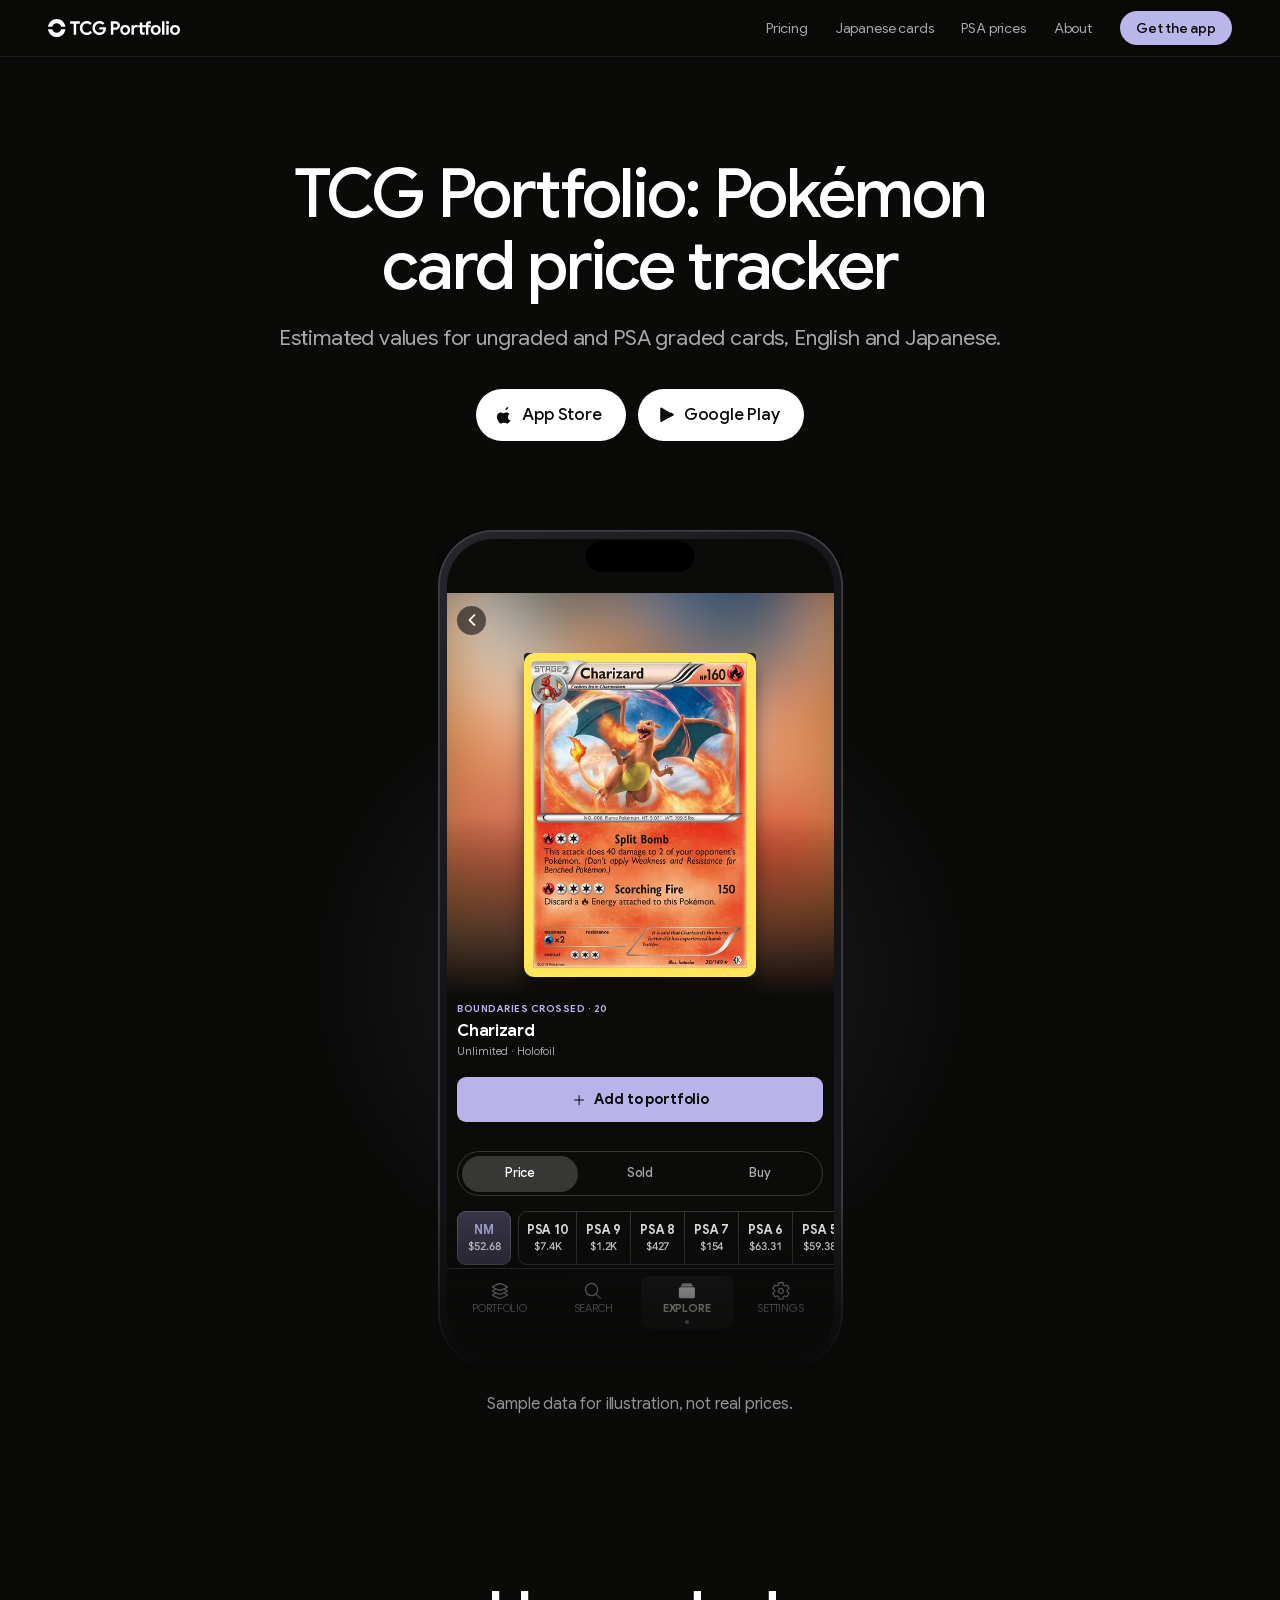
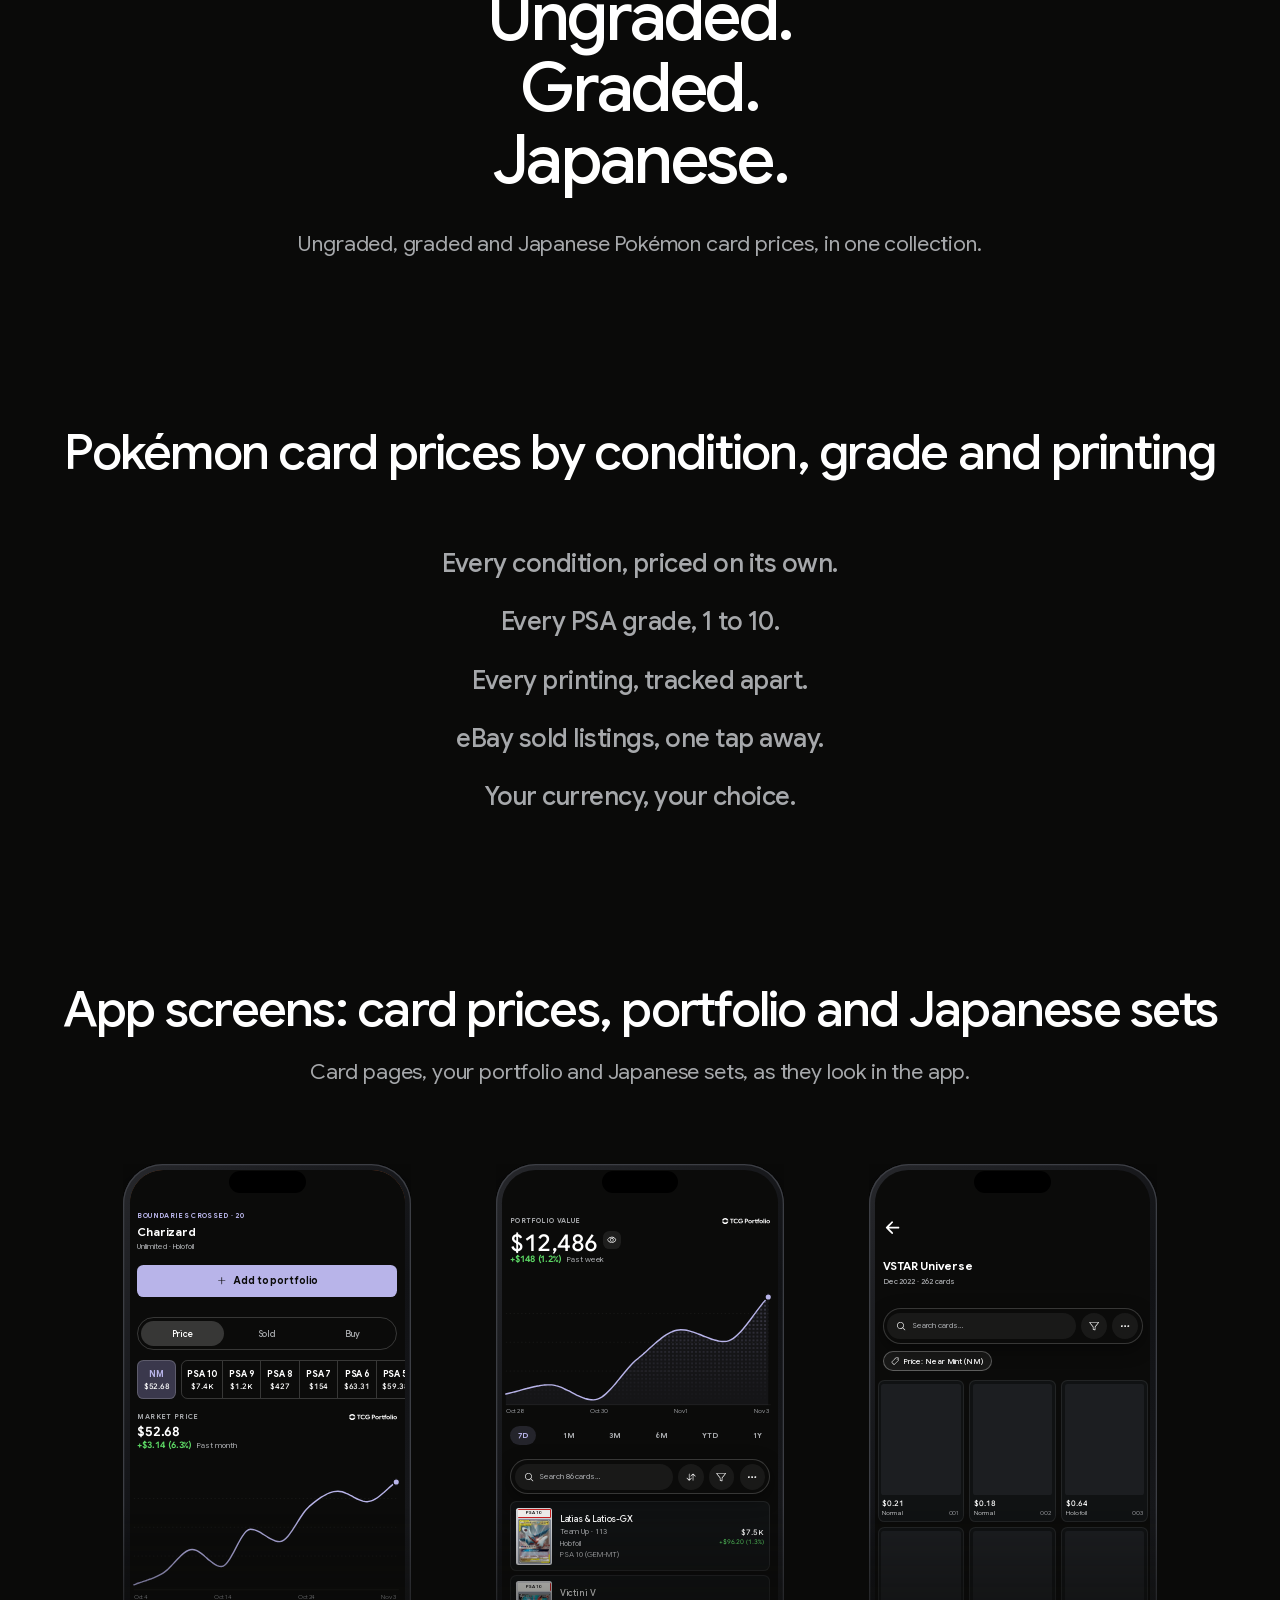
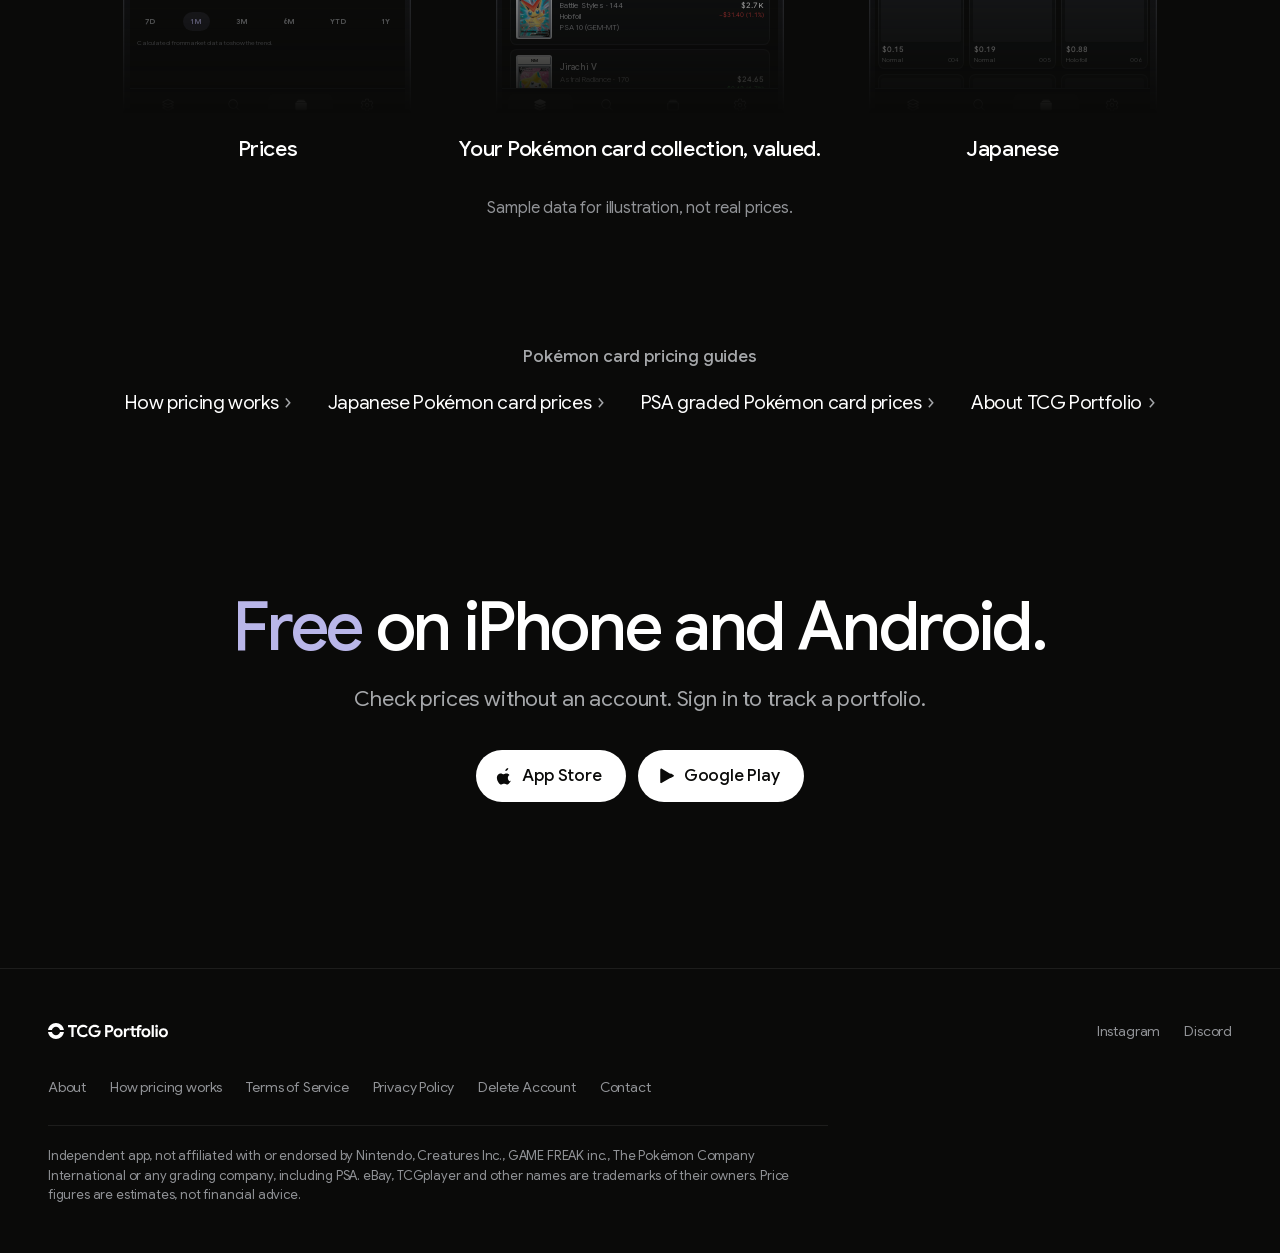
<file: index.html>
<!doctype html>
<html lang="en">
<head>
<meta charset="utf-8">
<title>TCG Portfolio: Pokémon Card Price Tracker &amp; Collection App</title>
<meta name="viewport" content="width=device-width, initial-scale=1">
<meta name="description" content="Free Pokémon card price tracker for iOS and Android. Track estimated ungraded and PSA graded values for English and Japanese cards in one collection.">
<link rel="canonical" href="https://tcgportfolio.io/">
<meta name="theme-color" content="#0a0a09">
<meta name="apple-itunes-app" content="app-id=1601696394">
<meta property="og:type" content="website">
<meta property="og:site_name" content="TCG Portfolio">
<meta property="og:title" content="TCG Portfolio: Pokémon Card Price Tracker &amp; Collection App">
<meta property="og:description" content="Free Pokémon card price tracker for iOS and Android. Track estimated ungraded and PSA graded values for English and Japanese cards in one collection.">
<meta property="og:url" content="https://tcgportfolio.io/">
<meta property="og:image" content="https://tcgportfolio.io/share.png">
<meta property="og:image:width" content="1200">
<meta property="og:image:height" content="630">
<meta property="og:image:alt" content="TCG Portfolio, a Pokémon card price tracker app for iOS and Android">
<meta name="twitter:card" content="summary_large_image">
<meta name="twitter:title" content="TCG Portfolio: Pokémon Card Price Tracker &amp; Collection App">
<meta name="twitter:description" content="Free Pokémon card price tracker for iOS and Android. Track estimated ungraded and PSA graded values for English and Japanese cards in one collection.">
<link rel="icon" href="/favicon.png" type="image/png">
<link rel="icon" href="/favicon.svg" type="image/svg+xml">
<link rel="apple-touch-icon" href="/logo-512.png">
<link rel="preload" as="font" type="font/woff2" crossorigin href="/fonts/google-sans-latin.woff2">
<link rel="preload" as="image" type="image/webp" href="/img/cards/charizard-boundaries-crossed-20.webp" fetchpriority="high">
<link rel="stylesheet" href="/styles.css">
<script src="/site.js" defer></script>
<script type="application/ld+json">
{
  "@context": "https://schema.org",
  "@graph": [
    {
      "@type": "Organization",
      "@id": "https://tcgportfolio.io/#org",
      "name": "TCG Portfolio",
      "url": "https://tcgportfolio.io/",
      "logo": "https://tcgportfolio.io/logo-512.png",
      "email": "tcgportfoliodev@gmail.com",
      "sameAs": [
        "https://www.instagram.com/tcg_portfolio/",
        "https://discord.gg/KDzCF89WP8",
        "https://apps.apple.com/us/app/tcg-portfolio-card-price-app/id1601696394",
        "https://play.google.com/store/apps/details?id=com.tcgportfolioreact"
      ]
    },
    {
      "@type": "WebSite",
      "@id": "https://tcgportfolio.io/#website",
      "url": "https://tcgportfolio.io/",
      "name": "TCG Portfolio",
      "inLanguage": "en",
      "publisher": {"@id": "https://tcgportfolio.io/#org"}
    },
    {
      "@type": "MobileApplication",
      "@id": "https://tcgportfolio.io/#app",
      "name": "TCG Portfolio",
      "alternateName": "TCG Portfolio: Card Tracker",
      "description": "Pokémon card collection tracker and price checker with estimated ungraded and PSA graded values for English and Japanese sets.",
      "applicationCategory": "ReferenceApplication",
      "operatingSystem": "iOS 16.4 or later, Android 7.0 or later",
      "url": "https://tcgportfolio.io/",
      "downloadUrl": [
        "https://apps.apple.com/us/app/tcg-portfolio-card-price-app/id1601696394",
        "https://play.google.com/store/apps/details?id=com.tcgportfolioreact"
      ],
      "installUrl": [
        "https://apps.apple.com/us/app/tcg-portfolio-card-price-app/id1601696394",
        "https://play.google.com/store/apps/details?id=com.tcgportfolioreact"
      ],
      "image": "https://tcgportfolio.io/logo-512.png",
      "screenshot": [
        {"@type": "ImageObject", "url": "https://tcgportfolio.io/img/screens/card-details-charizard.webp", "width": 700, "height": 1450, "caption": "TCG Portfolio card page for Charizard from Boundaries Crossed (20), showing the card art and sample Near Mint and PSA 10 to PSA 5 prices"},
        {"@type": "ImageObject", "url": "https://tcgportfolio.io/img/screens/card-price-chart-charizard.webp", "width": 700, "height": 1450, "caption": "TCG Portfolio market price chart for Charizard, Boundaries Crossed 20, showing a sample one-month Near Mint price trend of $52.68"},
        {"@type": "ImageObject", "url": "https://tcgportfolio.io/img/screens/portfolio-value-sample.webp", "width": 700, "height": 1450, "caption": "TCG Portfolio portfolio screen with a sample total value of $12,486, a seven-day value chart and graded and ungraded cards in the collection"},
        {"@type": "ImageObject", "url": "https://tcgportfolio.io/img/screens/japanese-set-cards-grid-home.webp", "width": 700, "height": 1450, "caption": "Japanese set VSTAR Universe in TCG Portfolio, a grid of cards 001 to 006 with sample Near Mint prices"},
        {"@type": "ImageObject", "url": "https://tcgportfolio.io/img/screens/card-details-radiant-charizard-japanese.webp", "width": 700, "height": 1450, "caption": "TCG Portfolio card page for Radiant Charizard, VSTAR Universe 015, with sample Near Mint and PSA 10 to PSA 5 prices and a one-month chart"},
        {"@type": "ImageObject", "url": "https://tcgportfolio.io/img/screens/psa-graded-prices-tiles.webp", "width": 700, "height": 1450, "caption": "TCG Portfolio card page for Charizard, Boundaries Crossed 20, with the PSA 10 tile selected and a sample market price of $7,412"}
      ],
      "publisher": {"@id": "https://tcgportfolio.io/#org"},
      "offers": {"@type": "Offer", "price": "0", "priceCurrency": "USD"}
    },
    {
      "@type": "WebPage",
      "@id": "https://tcgportfolio.io/#webpage",
      "author": {"@id": "https://tcgportfolio.io/#org"},
      "dateModified": "2026-11-03",
      "url": "https://tcgportfolio.io/",
      "name": "TCG Portfolio: Pokémon Card Price Tracker & Collection App",
      "description": "Free Pokémon card price tracker for iOS and Android. Track estimated ungraded and PSA graded values for English and Japanese cards in one collection.",
      "primaryImageOfPage": {"@type": "ImageObject", "url": "https://tcgportfolio.io/img/screens/portfolio-value-sample.webp", "width": 700, "height": 1450},
      "inLanguage": "en",
      "isPartOf": {"@id": "https://tcgportfolio.io/#website"},
      "about": {"@id": "https://tcgportfolio.io/#app"}
    }
  ]
}
</script>
</head>
<body>
<a class="skip" href="#main">Skip to content</a>
<svg width="0" height="0" style="position:absolute" aria-hidden="true"><symbol id="g-apple" viewBox="0 0 24 24"><path fill="currentColor" d="M16.3 1.2c.1 1.1-.3 2.1-1 2.9-.7.8-1.8 1.4-2.8 1.3-.1-1 .4-2.1 1-2.8.8-.9 2-1.4 2.8-1.4zm3.6 16.8c-.5 1.1-1 2-1.8 2.9-1 1.2-2 2.4-3.6 2.4-1.5 0-2-.9-3.7-.9-1.7 0-2.3.9-3.7 1-1.5.1-2.6-1.3-3.6-2.5-1.9-2.4-3.4-6.8-1.4-9.8 1-1.5 2.7-2.4 4.3-2.4 1.6 0 2.6 1 3.9 1 1.3 0 2.1-1 3.9-.9 1.4 0 2.9.7 3.9 2-3.4 1.9-2.8 6.9.3 8.2z"/></symbol><symbol id="g-play" viewBox="0 0 24 24"><path fill="currentColor" d="M3.6 2.6c-.4.2-.6.6-.6 1v16.8c0 .4.2.8.6 1L13 12 3.6 2.6zm13.2 6.6L13 12l3.8 2.8 3.8-2.2c.5-.3.8-.9.5-1.5-.1-.2-.3-.4-.5-.5l-3.8-2.4zM3.6 21.4c.3.2.7.2 1 0l12.2-7.1L13 12 3.6 21.4zM3.6 2.6 13 12l3.8-2.8L4.6 2.1c-.3-.2-.7-.2-1 .1z"/></symbol></svg>
<svg width="0" height="0" style="position:absolute" aria-hidden="true">
<symbol id="i-add-outline" viewBox="0 6 512 512"><path fill="currentColor" d="M248 105Q248 105 248 105Q253 101 259.5 102.5Q266 104 270 110Q270 110 272 113V179V246H338H404L408 248Q416 253 416.0 262.0Q416 271 408 276Q408 276 405 278H339H272V345V411L270 414Q265 422 256.0 422.0Q247 422 242 414Q242 414 240 411V345V278H173H107L104 276Q96 271 96.0 262.0Q96 253 103 249Q103 249 107 246H173H240V179V113L242 110Q244 107 248 105Z"/></symbol>
<symbol id="i-albums-outline" viewBox="0 6 512 512"><path fill="currentColor" d="M140 71Q141 70 257 70H374L377 73Q383 78 384 84Q385 98 371 101Q367 102 256.0 102.0Q145 102 141 101Q129 99 128.5 87.0Q128 75 140 71ZM108 118Q111 118 257 118H404L408 120Q416 125 416.0 134.0Q416 143 408 148L405 150H256H107L104 148Q91 140 98 126Q101 120 108 118ZM80 168Q85 167 255.5 166.5Q426 166 431 168Q443 171 452.0 181.0Q461 191 463 203Q464 208 464 310Q464 394 463.5 408.0Q463 422 459 429Q453 443 439 450Q433 452 429 453Q424 454 256.0 454.0Q88 454 83 453Q79 452 73 450Q59 443 53 429Q49 422 48.5 408.0Q48 394 48 310Q48 208 49 203Q51 191 60.0 181.0Q69 171 80 168ZM425 200Q425 200 425 200Q422 198 256.0 198.0Q90 198 87.0 199.5Q84 201 82.5 203.5Q81 206 80 309Q80 309 80 413L82 416Q84 418 86 420Q86 420 89 422H256H423L426 420Q428 418 430 416Q430 416 432 413V309Q431 206 429.5 203.5Q428 201 425 200Z"/></symbol>
<symbol id="i-albums" viewBox="0 6 512 512"><path fill="currentColor" d="M138 72Q141 70 256.0 70.0Q371 70 374 72Q385 76 384.0 87.5Q383 99 371 101Q367 102 256.0 102.0Q145 102 141 101Q129 99 128.0 87.5Q127 76 138 72ZM109 119Q111 118 258 118H404L408 120Q416 125 416.0 134.5Q416 144 407 148L404 150H256H108L105 148Q101 146 99 142Q94 135 97.5 128.0Q101 121 109 119ZM79 168Q79 168 79 168L85 166H256H427L433 168Q456 176 463 200Q464 207 464.0 309.5Q464 412 463 417Q461 431 450 441Q441 450 429 453Q423 454 256.0 454.0Q89 454 83 453Q71 450 62 441Q51 431 49 417Q48 412 48.0 309.5Q48 207 49 200Q56 176 79 168Z"/></symbol>
<symbol id="i-arrow-back-outline" viewBox="0 6 512 512"><path fill="currentColor" d="M238 95Q238 95 238 95Q246 93 255 97Q263 101 266.0 109.0Q269 117 267 126Q265 130 211 184Q211 184 157 238H288L419 239L423 241Q431 245 434 254Q437 262 434 270Q431 279 423 283Q423 283 419 285L289 286Q159 286 159.0 286.5Q159 287 212.0 340.5Q265 394 267 398Q272 414 259 424Q252 430 244 430Q241 430 236.0 428.0Q231 426 156.0 351.5Q81 277 79 273Q74 264 78 254Q80 249 154.0 174.5Q228 100 231.0 98.0Q234 96 238 95Z"/></symbol>
<symbol id="i-chevron-back-outline" viewBox="0 6 512 512"><path fill="currentColor" d="M322 95Q322 95 322 95Q329 93 337.0 96.5Q345 100 349 107Q355 118 349 129Q348 132 283 197Q283 197 218 262L283 327Q348 392 349 395Q353 402 351 410Q350 419 342.5 425.0Q335 431 326 430Q319 429 309.0 420.0Q299 411 239 351Q178 290 169.0 280.0Q160 270 160.0 262.0Q160 254 168.5 244.5Q177 235 237 175Q309 102 313.5 99.0Q318 96 322 95Z"/></symbol>
<symbol id="i-ellipsis-horizontal" viewBox="0 6 512 512"><path fill="currentColor" d="M84 216Q97 212 111 216Q127 221 137 237Q153 262 137 287Q122 310 96 310Q70 310 55.5 287.5Q41 265 53 241Q63 221 84 216ZM246 215Q259 212 272 217Q297 226 302.5 251.5Q308 277 290 296Q275 310 256.0 310.0Q237 310 222.5 296.0Q208 282 208 262Q208 245 219.0 232.0Q230 219 246 215ZM404 216Q404 216 404 216Q417 212 431 216Q447 221 457 237Q473 262 457 287Q442 310 416 310Q390 310 375.5 287.5Q361 265 373 241Q383 221 404 216Z"/></symbol>
<symbol id="i-eye-outline" viewBox="0 6 512 512"><path fill="currentColor" d="M230 104Q263 100 299 106Q352 116 401.5 151.0Q451 186 486 238Q495 251 495 262Q495 270 492 277Q485 290 466.0 313.0Q447 336 430 351Q361 412 280 421Q271 422 255.5 422.0Q240 422 231 421Q146 411 77 347Q48 320 26 286Q16 272 16 261Q17 250 30 233Q48 208 69 188Q106 151 146 130Q187 109 230 104ZM271 135Q220 131 171 153Q129 173 91 211Q72 230 55 252L48 262L52 269Q98 336 162 367Q180 376 196 381Q246 396 297 386Q378 369 440 295Q463 267 463 262Q463 260 451 244Q415 196 368.0 167.5Q321 139 271 135ZM241 167Q244 167 258.5 167.0Q273 167 281 169Q309 177 329 199Q346 219 351 247Q354 263 350 279Q345 309 324.0 330.0Q303 351 273 356Q257 360 241 357Q205 351 182.5 324.0Q160 297 160 262Q160 239 170 220Q192 176 241 167ZM274 201Q274 201 274 201Q259 196 245 199Q227 202 213.5 214.0Q200 226 195 244Q193 250 193.0 262.0Q193 274 195 280Q205 313 238 324Q256 329 274 324Q307 313 317 280Q319 274 319.0 262.0Q319 250 317 244Q307 210 274 201Z"/></symbol>
<symbol id="i-funnel-outline" viewBox="0 6 512 512"><path fill="currentColor" d="M41 55Q45 54 255.5 54.0Q466 54 470 55Q486 57 493 71Q495 76 495.0 84.0Q495 92 493.0 96.5Q491 101 405 201L320 300V376V453L317 457Q311 469 298 470Q294 470 249.5 455.5Q205 441 202 439Q195 434 193 426Q192 423 192 361V300L107 201Q21 101 19.0 96.5Q17 92 17.0 84.0Q17 76 19 71Q26 57 41 55ZM460 87Q460 87 460 87H452Q443 87 419.0 86.5Q395 86 357.0 86.0Q319 86 256.0 86.0Q193 86 155.0 86.0Q117 86 93.0 86.5Q69 87 60.5 87.0Q52 87 52 87Q52 88 132.0 181.0Q212 274 216.0 279.0Q220 284 222 289Q222 289 224 294V354L225 414L255 424Q286 434 286.5 434.0Q287 434 288 364Q288 364 288 294L290 289Q292 284 295.5 279.5Q299 275 379.5 181.5Q460 88 460 87Z"/></symbol>
<symbol id="i-layers-outline" viewBox="0 6 512 512"><path fill="currentColor" d="M246 55Q269 53 286 59Q292 61 369.0 96.0Q446 131 449 134Q464 144 463.5 159.5Q463 175 448 184Q443 186 417.5 198.0Q392 210 392.0 210.5Q392 211 419.0 223.0Q446 235 449 237Q471 252 462 273Q458 281 448 287Q445 290 419.5 301.5Q394 313 394.0 313.5Q394 314 421.0 327.5Q448 341 452 344Q470 359 462 377Q458 385 448 392Q446 393 373.0 426.5Q300 460 291 464Q261 476 229 466Q223 465 146.0 430.0Q69 395 64 392Q55 386 51 376Q46 366 50.5 355.5Q55 345 67 339Q72 336 96.5 325.5Q121 315 121.0 314.5Q121 314 118.5 313.0Q116 312 112.0 310.5Q108 309 103 306Q64 288 58 283Q53 278 51 273Q44 259 54 245Q60 238 94 223Q101 219 107.5 216.5Q114 214 117.5 212.0Q121 210 121.0 210.0Q121 210 97 199Q64 184 58 179Q50 172 49 163Q45 146 62 134Q67 131 144.5 95.5Q222 60 225 59Q234 56 246 55ZM270 87Q256 84 242 87Q237 89 161.5 123.0Q86 157 85 158Q85 158 90.0 160.5Q95 163 104.0 167.0Q113 171 123 176Q163 194 169 197Q229 225 237 227Q254 233 274 228Q281 226 340 198Q344 196 383.5 178.5Q423 161 426 159L428 158L423 156Q419 154 347.5 121.5Q276 89 270 87ZM164 230 160 228 123 245Q86 261 85 262L162 298Q173 303 203 317Q233 330 240 332Q256 336 272 332Q281 330 345 300Q351 297 389 280Q400 275 408.5 271.0Q417 267 422.0 264.5Q427 262 427 262Q426 261 389.5 244.5Q353 228 352.0 228.0Q351 228 321.0 242.0Q291 256 285 258Q255 267 226 257Q220 255 194.0 243.5Q168 232 164 230ZM391 348Q391 348 391 348Q355 331 354.5 331.0Q354 331 323.5 345.0Q293 359 286 361Q256 372 225 361Q218 359 189.5 345.5Q161 332 160 333Q159 333 122.5 349.0Q86 365 85 366Q85 366 120.5 382.5Q156 399 193.5 416.0Q231 433 236 435Q242 437 256.0 437.0Q270 437 275 436Q279 434 317.0 417.0Q355 400 391.0 383.0Q427 366 427 366Q426 365 391 348Z"/></symbol>
<symbol id="i-layers" viewBox="0 6 512 512"><path fill="currentColor" d="M248 54Q265 53 282 58Q290 60 367.5 95.5Q445 131 450 135Q465 145 464.0 159.5Q463 174 448 184Q444 186 368.5 220.5Q293 255 287 257Q274 262 256.0 262.0Q238 262 225 257Q219 255 143.5 220.5Q68 186 64 184Q49 174 48.0 159.5Q47 145 62 135Q67 131 145.0 95.5Q223 60 228 58Q236 56 248 54ZM76 230Q85 226 85.5 226.0Q86 226 152.5 256.5Q219 287 225 289Q238 294 255 294Q270 294 281 291Q289 289 369 252L426 226L435 230Q450 237 456 244Q464 252 464 262Q464 277 449 287Q446 289 369.0 324.0Q292 359 286 361Q256 372 226 361Q219 359 142.5 324.0Q66 289 63 287Q48 277 48 262Q48 243 76 230ZM76 334Q76 334 76 334Q85 330 85.5 330.0Q86 330 154.5 361.5Q223 393 231.0 395.0Q239 397 256.0 397.0Q273 397 281.0 395.0Q289 393 358 361Q358 361 426 330L435 334Q450 340 456 348Q467 359 463.5 372.0Q460 385 444 394Q433 400 360.5 432.5Q288 465 283 466Q256 474 229 466Q224 465 147.0 430.0Q70 395 65 392Q51 384 48.5 371.0Q46 358 56 348Q62 341 76 334Z"/></symbol>
<symbol id="i-pricetag-outline" viewBox="0 6 512 512"><path fill="currentColor" d="M304 39Q306 38 374.5 38.5Q443 39 446 39Q457 42 466.0 50.5Q475 59 478 70Q480 75 480 138Q481 211 477 219Q475 223 349.0 349.0Q223 475 218 479Q194 495 170 479Q165 476 103.5 414.5Q42 353 39 348Q32 338 32 325Q32 312 38 302Q40 297 167 171Q262 76 280.0 58.5Q298 41 304 39ZM375 70H313L190 193Q67 316 65 319Q63 324 66 330Q67 333 127 393Q176 442 183.5 448.5Q191 455 197 454Q200 453 324 329L448 205V143Q448 80 446.5 76.5Q445 73 441.5 71.5Q438 70 375 70ZM373 104Q373 104 373 104Q386 99 398 105Q413 112 415.5 128.5Q418 145 406 156Q393 170 374.5 164.0Q356 158 352 139Q351 128 357.0 118.0Q363 108 373 104Z"/></symbol>
<symbol id="i-search-outline" viewBox="0 6 512 512"><path fill="currentColor" d="M207 55Q290 49 347 108Q401 166 393 244Q388 295 359 332L354 338L408 392Q462 446 463 450Q466 459 459.5 465.5Q453 472 444 469Q440 468 386 414L332 360L326 365Q289 394 238 399Q171 406 117 365Q100 353 87 336Q44 283 48.5 215.5Q53 148 102 101Q147 59 207 55ZM237 87Q237 87 237 87Q212 84 189 90Q150 99 122 128Q88 161 82 208Q73 276 119 325Q161 368 221 368Q261 368 295 347Q331 325 349 287Q363 257 362 223Q361 194 349 169Q324 113 266 94Q252 89 237 87Z"/></symbol>
<symbol id="i-settings-outline" viewBox="0 6 512 512"><path fill="currentColor" d="M202 35 207 32 257 33H307L311 35Q321 40 324 49Q325 52 328.5 75.5Q332 99 332 102Q332 102 339.5 106.5Q347 111 351 113L356 116L380 107Q404 97 411 97Q422 97 429 104Q431 107 453.0 144.0Q475 181 478 187Q484 200 474 213Q473 216 452 232L432 248V262V276L451 291Q470 306 474 310Q483 321 479 335Q477 338 455.5 375.5Q434 413 431 417Q426 424 417 426Q408 429 379 417Q357 408 356.0 408.0Q355 408 348.5 412.0Q342 416 337.0 418.5Q332 421 332.0 421.0Q332 421 328.5 446.0Q325 471 324 475Q320 484 310 489L304 492H256H208L202 489Q191 484 188 475Q187 472 183.5 448.5Q180 425 180 422Q180 422 176.5 420.0Q173 418 164 413L156 408L132 417Q108 427 101 427Q90 427 83 420Q80 417 58.0 379.5Q36 342 34 337Q28 323 37 311Q40 308 60 292L80 276V262V248L61 233Q36 214 34 206Q31 197 33 189Q35 186 57 147Q75 115 80.5 108.0Q86 101 92 99Q99 96 105.0 97.5Q111 99 131 107Q155 116 156.0 116.0Q157 116 161.5 113.0Q166 110 173.0 106.5Q180 103 180.0 103.0Q180 103 183.5 78.0Q187 53 188 49Q192 40 202 35ZM294 65Q294 64 256.0 64.0Q218 64 218.0 65.0Q218 66 214 89Q210 118 203 125Q198 129 192.0 132.5Q186 136 179 140Q167 148 158 148Q150 149 124 138Q105 131 104.0 131.0Q103 131 86.0 161.0Q69 191 67 193L66 196L83 210Q101 224 102.0 225.0Q103 226 106 230Q112 237 112 262Q112 284 108.5 290.5Q105 297 85 312Q68 326 67.0 327.0Q66 328 84.5 361.0Q103 394 103.5 394.0Q104 394 125 386Q153 375 162 376Q168 377 179 384Q185 388 191.5 391.5Q198 395 202 399Q208 404 209.5 410.0Q211 416 214 435Q218 458 218.0 459.0Q218 460 256 460H294L295 453Q301 413 303 408Q308 398 321 391Q329 387 336 382Q351 373 363 376Q367 377 387.0 385.0Q407 393 408.0 393.0Q409 393 426.0 363.0Q443 333 445 331L446 328L425 311Q404 295 403 293Q398 288 399 277Q400 269 400 256Q400 239 403.5 232.5Q407 226 426 212Q444 198 445.0 197.0Q446 196 427.5 163.0Q409 130 408.5 130.0Q408 130 387.0 138.5Q366 147 361 148Q349 150 333 140Q326 135 320 132Q305 125 301 111Q301 109 297.5 87.5Q294 66 294 65ZM247 183Q260 181 273 184Q295 189 312.0 205.5Q329 222 334 245Q336 252 336.0 263.0Q336 274 334 279Q329 301 314.0 317.0Q299 333 277 339Q233 352 200 318Q184 303 179 282Q176 274 176 262Q176 246 182 232Q193 204 222 190Q234 184 247 183ZM271 217Q271 217 271 217Q257 212 244 216Q224 221 214.0 239.5Q204 258 211 278Q220 303 245.5 308.5Q271 314 289 296Q300 285 303 271Q306 254 297.0 238.0Q288 222 271 217Z"/></symbol>
<symbol id="i-swap-vertical-outline" viewBox="0 6 512 512"><path fill="currentColor" d="M153 88Q162 83 171 90Q173 92 174.5 95.0Q176 98 176 241V384L220 340Q263 296 265.5 295.0Q268 294 272.5 294.5Q277 295 279 296Q286 299 287 305Q288 308 288.0 309.0Q288 310 287.5 314.0Q287 318 228.5 376.0Q170 434 167 436Q160 440 153 436Q150 434 91.5 376.0Q33 318 32.5 314.0Q32 310 32.0 309.0Q32 308 33 305Q34 299 41 296Q43 295 47.5 294.5Q52 294 54.5 295.0Q57 296 100 340L144 384V240L145 96L147 93Q149 90 153 88ZM345 88Q345 88 345 88Q352 84 359 88Q362 90 420.5 148.0Q479 206 479.5 210.0Q480 214 480.0 215.0Q480 216 479 219Q478 225 472 228Q467 231 460 229Q456 229 412 184Q412 184 368 140V283Q368 426 366.5 429.0Q365 432 363 434Q357 439 349.5 437.5Q342 436 338 429Q336 426 336 283Q336 283 336 140L292 184Q248 229 244.0 229.5Q240 230 239.0 230.0Q238 230 235 229Q229 228 226 222Q223 217 225 210Q225 206 283.5 148.0Q342 90 345 88Z"/></symbol>
</svg>

<header class="nav">
  <div class="wrap nav-inner">
    <a class="nav-logo" href="/"><img src="/logo.svg" alt="TCG Portfolio" width="132" height="18"></a>
    <nav class="nav-links" id="nav-links" aria-label="Main">
      <a href="/how-pricing-works">Pricing</a>
      <a href="/japanese-pokemon-card-prices">Japanese cards</a>
      <a href="/psa-graded-pokemon-card-prices">PSA prices</a>
      <a href="/about">About</a>
    </nav>
    <a class="pill pill--lav nav-cta" href="#download">Get the app</a>
    <button class="nav-toggle" type="button" aria-expanded="false" aria-controls="nav-links" aria-label="Open menu">
      <svg class="i-open" viewBox="0 0 20 20" fill="none" stroke="currentColor" stroke-width="1.6" stroke-linecap="round" aria-hidden="true"><path d="M3 7h14M3 13h14"/></svg>
      <svg class="i-close" viewBox="0 0 20 20" fill="none" stroke="currentColor" stroke-width="1.6" stroke-linecap="round" aria-hidden="true"><path d="M5 5l10 10M15 5L5 15"/></svg>
    </button>
  </div>
</header>

<main id="main">
  <section class="opener">
    <div class="wrap">
      <h1 class="type-statement">TCG Portfolio: Pokémon card price tracker</h1>
      <p class="type-sub">Estimated values for ungraded and PSA graded cards, English and Japanese.</p>
      <div class="stores">
        <a class="pill pill--store" href="https://apps.apple.com/app/apple-store/id1601696394?pt=122576197&amp;ct=home-hero&amp;mt=8"><svg viewBox="0 0 24 24" aria-hidden="true"><use href="#g-apple"/></svg>App Store</a>
        <a class="pill pill--store" href="https://play.google.com/store/apps/details?id=com.tcgportfolioreact&amp;referrer=utm_source%3Dtcgportfolio.io%26utm_medium%3Dwebsite%26utm_campaign%3Dhome-hero"><svg viewBox="0 0 24 24" aria-hidden="true"><use href="#g-play"/></svg>Google Play</a>
      </div>
    </div>
    <figure class="stage stage--hero">
      <div class="crop" style="--z:var(--z-hero);--crop:1"><div class="phone" data-nosnippet data-screen="card-details" role="img" aria-label="TCG Portfolio card page for Charizard, Boundaries Crossed 20, with sample prices from Near Mint to PSA grades"><div class="island"></div><div class="screen">
 <div class="app" style="--scroll:0px"><div class="scroll">
  <div class="hero" style="--art:url('/img/cards/charizard-boundaries-crossed-20.webp')">
   <div class="hero-backdrop"></div>
   <div class="art hero-card"><img src="/img/cards/charizard-boundaries-crossed-20.webp" alt="Charizard, Boundaries Crossed 20, holofoil card art" width="400" height="558" fetchpriority="high" decoding="async"></div>
   <div class="back-btn"><svg class="ico "><use href="#i-chevron-back-outline"/></svg></div>
  </div>
  <div class="card-title">
   <div class="t-label c-brand">Boundaries Crossed · 20</div>
   <div class="t-section-title" style="margin-top:4px">Charizard</div>
   <div class="t-meta">Unlimited · Holofoil</div>
  </div>
  <div class="btn-brand"><svg class="ico "><use href="#i-add-outline"/></svg><span>Add to portfolio</span></div>
  <div class="market">
   <div class="tabs"><span class="tab is-active">Price</span><span class="tab">Sold</span><span class="tab">Buy</span></div>
   <div class="tiles"><div class="tile solo is-active"><span class="t-body-bold">NM</span><span class="t-price-sm">$52.68</span></div><div class="tile first"><span class="t-body-bold">PSA 10</span><span class="t-price-sm">$7.4K</span></div><div class="tile "><span class="t-body-bold">PSA 9</span><span class="t-price-sm">$1.2K</span></div><div class="tile "><span class="t-body-bold">PSA 8</span><span class="t-price-sm">$427</span></div><div class="tile "><span class="t-body-bold">PSA 7</span><span class="t-price-sm">$154</span></div><div class="tile "><span class="t-body-bold">PSA 6</span><span class="t-price-sm">$63.31</span></div><div class="tile "><span class="t-body-bold">PSA 5</span><span class="t-price-sm">$59.38</span></div><div class="tile "><span class="t-body-bold">PSA 4</span><span class="t-price-sm">$48.10</span></div><div class="tile "><span class="t-body-bold">PSA 3</span><span class="t-price-sm">$41.75</span></div><div class="tile "><span class="t-body-bold">PSA 2</span><span class="t-price-sm">—</span></div><div class="tile last"><span class="t-body-bold">PSA 1</span><span class="t-price-sm">—</span></div></div>
   <div class="price-tab">
    <div class="px">
     <div class="price-head"><span class="t-label">Market price</span><img class="logo" src="/logo.svg" alt="" width="75" height="10"></div>
     <div class="t-price price-figure">$52.68</div>
     <div class="change-row"><span class="t-price up">+$3.14 (6.3%)</span><span class="t-meta">Past month</span></div>
    </div>
    <div style="margin-top:16px"><svg class="chart" data-points="[49.54,49.9,50.62,50.1,51.24,50.86,51.92,52.4,52.08,52.68]" data-fill="0"></svg><div class="axis"><span class="t-meta-sm">Oct 4</span><span class="t-meta-sm">Oct 14</span><span class="t-meta-sm">Oct 24</span><span class="t-meta-sm">Nov 3</span></div></div>
    <div class="periods"><span class="period">7D</span><span class="period is-active">1M</span><span class="period">3M</span><span class="period">6M</span><span class="period">YTD</span><span class="period">1Y</span></div>
    <div class="t-meta-sm px" style="margin-top:12px">Calculated from market data to show the trend.</div>
   </div>
  </div>
 </div></div>
 <nav class="dock"><div class="dock-tab"><svg class="ico "><use href="#i-layers-outline"/></svg><span>PORTFOLIO</span><i></i></div><div class="dock-tab"><svg class="ico "><use href="#i-search-outline"/></svg><span>SEARCH</span><i></i></div><div class="dock-tab is-active"><svg class="ico "><use href="#i-albums"/></svg><span>EXPLORE</span><i></i></div><div class="dock-tab"><svg class="ico "><use href="#i-settings-outline"/></svg><span>SETTINGS</span><i></i></div></nav>
</div></div></div>
      <figcaption class="type-fine">Sample data for illustration, not real prices.</figcaption>
    </figure>
  </section>

  <section class="sec">
    <div class="wrap">
      <p class="words">
        <span class="type-statement reveal">Ungraded.</span>
        <span class="type-statement reveal" style="--d:.3s">Graded.</span>
        <span class="type-statement reveal" style="--d:.6s">Japanese.</span>
      </p>
      <h2 class="type-sub reveal" style="--d:.9s;font-weight:400">Ungraded, graded and Japanese Pokémon card prices, in one collection.</h2>
    </div>
  </section>

  <section class="sec">
    <div class="wrap">
      <h2 class="type-headline reveal">Pokémon card prices by condition, grade and printing</h2>
      <ul class="facts">
        <li class="reveal"><h3>Every condition, priced on its own.</h3></li>
        <li class="reveal" style="--d:.08s"><h3>Every PSA grade, 1 to 10.</h3></li>
        <li class="reveal" style="--d:.16s"><h3>Every printing, tracked apart.</h3></li>
        <li class="reveal" style="--d:.24s"><h3>eBay sold listings, one tap away.</h3></li>
        <li class="reveal" style="--d:.32s"><h3>Your currency, your choice.</h3></li>
      </ul>
    </div>
  </section>

  <section class="sec sec--reel">
    <div class="wrap">
      <h2 class="type-headline reveal">App screens: card prices, portfolio and Japanese sets</h2>
      <p class="type-sub reveal">Card pages, your portfolio and Japanese sets, as they look in the app.</p>
    </div>
    <div class="reel reveal" tabindex="0" role="region" aria-label="App screens, scroll sideways">
      <figure><div class="crop" style="--z:var(--z-reel);--crop:.92"><div class="phone" data-nosnippet data-screen="card-details" role="img" aria-label="Card page scrolled to the market price chart for Charizard, sample data"><div class="island"></div><div class="screen">
 <div class="app is-scrolled" style="--scroll:450px"><div class="scroll">
  <div class="hero" style="--art:url('/img/cards/charizard-boundaries-crossed-20.webp')">
   <div class="hero-backdrop"></div>
   <div class="art hero-card"><img src="/img/cards/charizard-boundaries-crossed-20.webp" alt="Charizard, Boundaries Crossed 20, holofoil card art" width="400" height="558" loading="lazy" decoding="async"></div>
   <div class="back-btn"><svg class="ico "><use href="#i-chevron-back-outline"/></svg></div>
  </div>
  <div class="card-title">
   <div class="t-label c-brand">Boundaries Crossed · 20</div>
   <div class="t-section-title" style="margin-top:4px">Charizard</div>
   <div class="t-meta">Unlimited · Holofoil</div>
  </div>
  <div class="btn-brand"><svg class="ico "><use href="#i-add-outline"/></svg><span>Add to portfolio</span></div>
  <div class="market">
   <div class="tabs"><span class="tab is-active">Price</span><span class="tab">Sold</span><span class="tab">Buy</span></div>
   <div class="tiles"><div class="tile solo is-active"><span class="t-body-bold">NM</span><span class="t-price-sm">$52.68</span></div><div class="tile first"><span class="t-body-bold">PSA 10</span><span class="t-price-sm">$7.4K</span></div><div class="tile "><span class="t-body-bold">PSA 9</span><span class="t-price-sm">$1.2K</span></div><div class="tile "><span class="t-body-bold">PSA 8</span><span class="t-price-sm">$427</span></div><div class="tile "><span class="t-body-bold">PSA 7</span><span class="t-price-sm">$154</span></div><div class="tile "><span class="t-body-bold">PSA 6</span><span class="t-price-sm">$63.31</span></div><div class="tile "><span class="t-body-bold">PSA 5</span><span class="t-price-sm">$59.38</span></div><div class="tile "><span class="t-body-bold">PSA 4</span><span class="t-price-sm">$48.10</span></div><div class="tile "><span class="t-body-bold">PSA 3</span><span class="t-price-sm">$41.75</span></div><div class="tile "><span class="t-body-bold">PSA 2</span><span class="t-price-sm">—</span></div><div class="tile last"><span class="t-body-bold">PSA 1</span><span class="t-price-sm">—</span></div></div>
   <div class="price-tab">
    <div class="px">
     <div class="price-head"><span class="t-label">Market price</span><img class="logo" src="/logo.svg" alt="" width="75" height="10"></div>
     <div class="t-price price-figure">$52.68</div>
     <div class="change-row"><span class="t-price up">+$3.14 (6.3%)</span><span class="t-meta">Past month</span></div>
    </div>
    <div style="margin-top:16px"><svg class="chart" data-points="[49.54,49.9,50.62,50.1,51.24,50.86,51.92,52.4,52.08,52.68]" data-fill="0"></svg><div class="axis"><span class="t-meta-sm">Oct 4</span><span class="t-meta-sm">Oct 14</span><span class="t-meta-sm">Oct 24</span><span class="t-meta-sm">Nov 3</span></div></div>
    <div class="periods"><span class="period">7D</span><span class="period is-active">1M</span><span class="period">3M</span><span class="period">6M</span><span class="period">YTD</span><span class="period">1Y</span></div>
    <div class="t-meta-sm px" style="margin-top:12px">Calculated from market data to show the trend.</div>
   </div>
  </div>
 </div></div>
 <nav class="dock"><div class="dock-tab"><svg class="ico "><use href="#i-layers-outline"/></svg><span>PORTFOLIO</span><i></i></div><div class="dock-tab"><svg class="ico "><use href="#i-search-outline"/></svg><span>SEARCH</span><i></i></div><div class="dock-tab is-active"><svg class="ico "><use href="#i-albums"/></svg><span>EXPLORE</span><i></i></div><div class="dock-tab"><svg class="ico "><use href="#i-settings-outline"/></svg><span>SETTINGS</span><i></i></div></nav>
</div></div></div><figcaption>Prices</figcaption></figure>
      <figure><div class="crop" style="--z:var(--z-reel);--crop:.92"><div class="phone" data-nosnippet data-screen="portfolio" role="img" aria-label="Portfolio screen with a sample total value and holdings"><div class="island"></div><div class="screen">
 <div class="app"><div class="scroll pf">
  <div class="pf-header">
   <div class="px">
    <div class="price-head" style="margin-bottom:8px"><span class="t-label">Portfolio value</span><img class="logo" src="/logo.svg" alt="" width="75" height="10"></div>
    <div class="pf-value">
     <span class="t-display">$12,486</span>
     <span class="eye"><svg class="ico "><use href="#i-eye-outline"/></svg></span>
    </div>
    <div class="change-row"><span class="t-price up">+$148 (1.2%)</span><span class="t-meta">Past week</span></div>
   </div>
   <div style="margin-top:16px"><svg class="chart" data-points="[12338,12352,12329,12391,12436,12418,12486]" data-fill="1"></svg><div class="axis"><span class="t-meta-sm">Oct 28</span><span class="t-meta-sm">Oct 30</span><span class="t-meta-sm">Nov 1</span><span class="t-meta-sm">Nov 3</span></div></div>
   <div class="periods"><span class="period is-active">7D</span><span class="period">1M</span><span class="period">3M</span><span class="period">6M</span><span class="period">YTD</span><span class="period">1Y</span></div>
  </div>
  <div class="search-slot"><div class="search-pill">
   <div class="search-field"><svg class="ico "><use href="#i-search-outline"/></svg><span class="t-meta">Search 86 cards…</span></div>
   <span class="tool"><svg class="ico "><use href="#i-swap-vertical-outline"/></svg></span><span class="tool"><svg class="ico "><use href="#i-funnel-outline"/></svg></span><span class="tool"><svg class="ico "><use href="#i-ellipsis-horizontal"/></svg></span>
  </div></div>
  
   <div class="row">
    <div class="slab "><div class="slab-band"><div class="slab-field">PSA 10</div></div>
     <div class="slab-window"><div class="art"><img src="/img/cards/latias-latios-gx-team-up-113.webp" alt="Latias &amp; Latios-GX, Team Up 113, card art in a PSA slab" width="160" height="223" loading="lazy" decoding="async"></div></div></div>
    <div class="row-text">
     <div class="t-row-title ellip">Latias &amp; Latios-GX</div>
     <div class="t-meta ellip">Team Up · 113</div>
     <div class="t-meta ellip">Holofoil</div>
     <div class="t-meta ellip">PSA 10 (GEM-MT)</div>
    </div>
    <div class="row-price"><span class="t-price-sm">$7.5K</span><span class="t-price-micro up">+$96.20 (1.3%)</span></div>
   </div>
   <div class="row">
    <div class="slab "><div class="slab-band"><div class="slab-field">PSA 10</div></div>
     <div class="slab-window"><div class="art"><img src="/img/cards/victini-v-battle-styles-144.webp" alt="Victini V, Battle Styles 144, card art in a PSA slab" width="160" height="223" loading="lazy" decoding="async"></div></div></div>
    <div class="row-text">
     <div class="t-row-title ellip">Victini V</div>
     <div class="t-meta ellip">Battle Styles · 144</div>
     <div class="t-meta ellip">Holofoil</div>
     <div class="t-meta ellip">PSA 10 (GEM-MT)</div>
    </div>
    <div class="row-price"><span class="t-price-sm">$2.7K</span><span class="t-price-micro down">−$31.40 (1.1%)</span></div>
   </div>
   <div class="row">
    <div class="slab raw"><div class="slab-band"><div class="slab-field">NM</div></div>
     <div class="slab-window"><div class="art"><img src="/img/cards/jirachi-v-astral-radiance-170.webp" alt="Jirachi V, Astral Radiance 170 card art" width="160" height="223" loading="lazy" decoding="async"></div></div></div>
    <div class="row-text">
     <div class="t-row-title ellip">Jirachi V</div>
     <div class="t-meta ellip">Astral Radiance · 170</div>
     <div class="t-meta ellip">Holofoil</div>
     <div class="t-meta ellip">Near Mint (NM)</div>
    </div>
    <div class="row-price"><span class="t-price-sm">$24.65</span><span class="t-price-micro up">+$0.42 (1.7%)</span></div>
   </div>
 </div></div>
 <nav class="dock"><div class="dock-tab is-active"><svg class="ico "><use href="#i-layers"/></svg><span>PORTFOLIO</span><i></i></div><div class="dock-tab"><svg class="ico "><use href="#i-search-outline"/></svg><span>SEARCH</span><i></i></div><div class="dock-tab"><svg class="ico "><use href="#i-albums-outline"/></svg><span>EXPLORE</span><i></i></div><div class="dock-tab"><svg class="ico "><use href="#i-settings-outline"/></svg><span>SETTINGS</span><i></i></div></nav>
</div></div></div><figcaption>Your Pokémon card collection, valued.</figcaption></figure>
      <figure><div class="crop" style="--z:var(--z-reel);--crop:.92"><div class="phone" data-nosnippet data-screen="set-cards" role="img" aria-label="Japanese set VSTAR Universe in TCG Portfolio, a grid of cards with sample Near Mint prices"><div class="island"></div><div class="screen">
 <div class="app">
  <div class="navbar"><svg class="ico "><use href="#i-arrow-back-outline"/></svg></div>
  <div class="scroll sc">
   <div class="set-header">
    <div style="flex:1;min-width:0">
     <div class="t-section-title">VSTAR Universe</div>
     <div class="set-meta"><span class="t-meta-strong">Dec 2022 · 262 cards</span><span class="set-symbol"></span></div>
    </div>
   </div>
   <div class="search-slot"><div class="search-pill">
    <div class="search-field"><svg class="ico "><use href="#i-search-outline"/></svg><span class="t-meta">Search cards…</span></div>
    <span class="tool"><svg class="ico "><use href="#i-funnel-outline"/></svg></span><span class="tool"><svg class="ico "><use href="#i-ellipsis-horizontal"/></svg></span>
   </div></div>
   <div class="chips"><span class="chip"><svg class="ico "><use href="#i-pricetag-outline"/></svg><span class="t-option">Price: Near Mint (NM)</span></span></div>
   <div class="grid">
    <div class="gtile"><div class="art"></div>
     <div class="gcap"><div><span class="t-price-sm ellip">$0.21</span></div>
      <div><span class="t-meta-sm c-strong ellip">Normal</span><span class="t-meta-sm num">001</span></div></div></div>
    <div class="gtile"><div class="art"></div>
     <div class="gcap"><div><span class="t-price-sm ellip">$0.18</span></div>
      <div><span class="t-meta-sm c-strong ellip">Normal</span><span class="t-meta-sm num">002</span></div></div></div>
    <div class="gtile"><div class="art"></div>
     <div class="gcap"><div><span class="t-price-sm ellip">$0.64</span></div>
      <div><span class="t-meta-sm c-strong ellip">Holofoil</span><span class="t-meta-sm num">003</span></div></div></div>
    <div class="gtile"><div class="art"></div>
     <div class="gcap"><div><span class="t-price-sm ellip">$0.15</span></div>
      <div><span class="t-meta-sm c-strong ellip">Normal</span><span class="t-meta-sm num">004</span></div></div></div>
    <div class="gtile"><div class="art"></div>
     <div class="gcap"><div><span class="t-price-sm ellip">$0.19</span></div>
      <div><span class="t-meta-sm c-strong ellip">Normal</span><span class="t-meta-sm num">005</span></div></div></div>
    <div class="gtile"><div class="art"></div>
     <div class="gcap"><div><span class="t-price-sm ellip">$0.88</span></div>
      <div><span class="t-meta-sm c-strong ellip">Holofoil</span><span class="t-meta-sm num">006</span></div></div></div>
    <div class="gtile"><div class="art"></div>
     <div class="gcap"><div><span class="t-price-sm ellip">$0.22</span></div>
      <div><span class="t-meta-sm c-strong ellip">Normal</span><span class="t-meta-sm num">007</span></div></div></div>
    <div class="gtile"><div class="art"></div>
     <div class="gcap"><div><span class="t-price-sm ellip">$0.17</span></div>
      <div><span class="t-meta-sm c-strong ellip">Normal</span><span class="t-meta-sm num">008</span></div></div></div>
    <div class="gtile"><div class="art"></div>
     <div class="gcap"><div><span class="t-price-sm ellip">$1.12</span></div>
      <div><span class="t-meta-sm c-strong ellip">Holofoil</span><span class="t-meta-sm num">009</span></div></div></div></div>
  </div>
 </div>
 <nav class="dock"><div class="dock-tab"><svg class="ico "><use href="#i-layers-outline"/></svg><span>PORTFOLIO</span><i></i></div><div class="dock-tab"><svg class="ico "><use href="#i-search-outline"/></svg><span>SEARCH</span><i></i></div><div class="dock-tab is-active"><svg class="ico "><use href="#i-albums"/></svg><span>EXPLORE</span><i></i></div><div class="dock-tab"><svg class="ico "><use href="#i-settings-outline"/></svg><span>SETTINGS</span><i></i></div></nav>
</div></div></div><figcaption>Japanese</figcaption></figure>
    </div>
    <p class="type-fine wrap reveal">Sample data for illustration, not real prices.</p>
  </section>

  <section class="sec sec--quiet">
    <div class="wrap">
      <h2 class="type-label">Pokémon card pricing guides</h2>
      <ul class="links">
        <li><a href="/how-pricing-works">How pricing works</a></li>
        <li><a href="/japanese-pokemon-card-prices">Japanese Pokémon card prices</a></li>
        <li><a href="/psa-graded-pokemon-card-prices">PSA graded Pokémon card prices</a></li>
        <li><a href="/about">About TCG Portfolio</a></li>
      </ul>
    </div>
  </section>

  <section class="sec sec--close" id="download">
    <div class="wrap">
      <h2 class="type-statement reveal"><em>Free</em> on iPhone and Android.</h2>
      <p class="type-sub reveal">Check prices without an account. Sign in to track a portfolio.</p>
      <div class="stores reveal">
        <a class="pill pill--store" href="https://apps.apple.com/app/apple-store/id1601696394?pt=122576197&amp;ct=home-footer&amp;mt=8"><svg viewBox="0 0 24 24" aria-hidden="true"><use href="#g-apple"/></svg>App Store</a>
        <a class="pill pill--store" href="https://play.google.com/store/apps/details?id=com.tcgportfolioreact&amp;referrer=utm_source%3Dtcgportfolio.io%26utm_medium%3Dwebsite%26utm_campaign%3Dhome-footer"><svg viewBox="0 0 24 24" aria-hidden="true"><use href="#g-play"/></svg>Google Play</a>
      </div>
    </div>
  </section>
</main>

<footer class="footer">
  <div class="wrap">
    <div class="footer-top">
      <a class="nav-logo" href="/"><img src="/logo.svg" alt="TCG Portfolio" width="132" height="18" loading="lazy"></a>
      <nav class="footer-links" aria-label="Social">
        <a href="https://www.instagram.com/tcg_portfolio/">Instagram</a>
        <a href="https://discord.gg/KDzCF89WP8">Discord</a>
      </nav>
    </div>
    <nav class="footer-links" aria-label="Site">
      <a href="/about">About</a>
      <a href="/how-pricing-works">How pricing works</a>
      <a href="/terms">Terms of Service</a>
      <a href="/privacy">Privacy Policy</a>
      <a href="/delete-account">Delete Account</a>
      <a href="mailto:tcgportfoliodev@gmail.com">Contact</a>
    </nav>
    <p class="disclaimer">Independent app, not affiliated with or endorsed by Nintendo, Creatures Inc., GAME FREAK inc., The Pokémon Company International or any grading company, including PSA. eBay, TCGplayer and other names are trademarks of their owners. Price figures are estimates, not financial advice.</p>
  </div>
</footer>

</body>
</html>
</file>
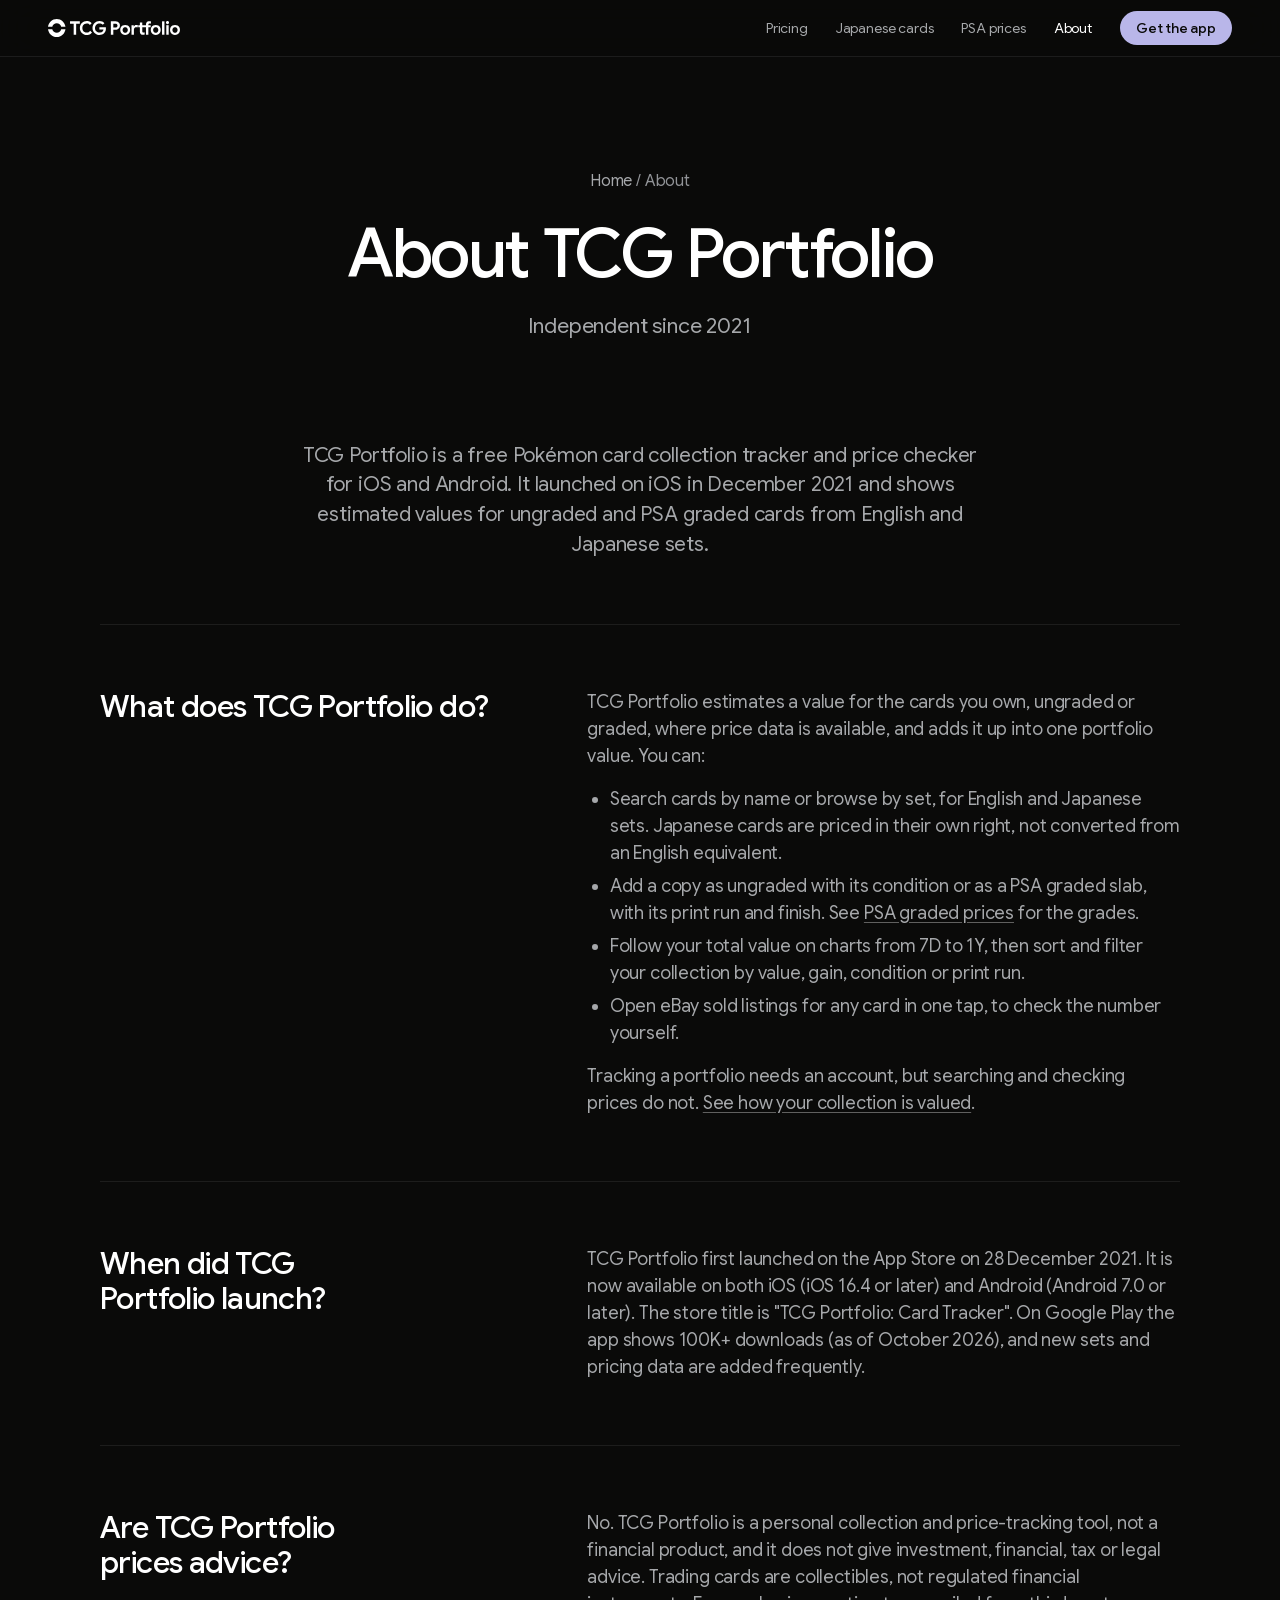
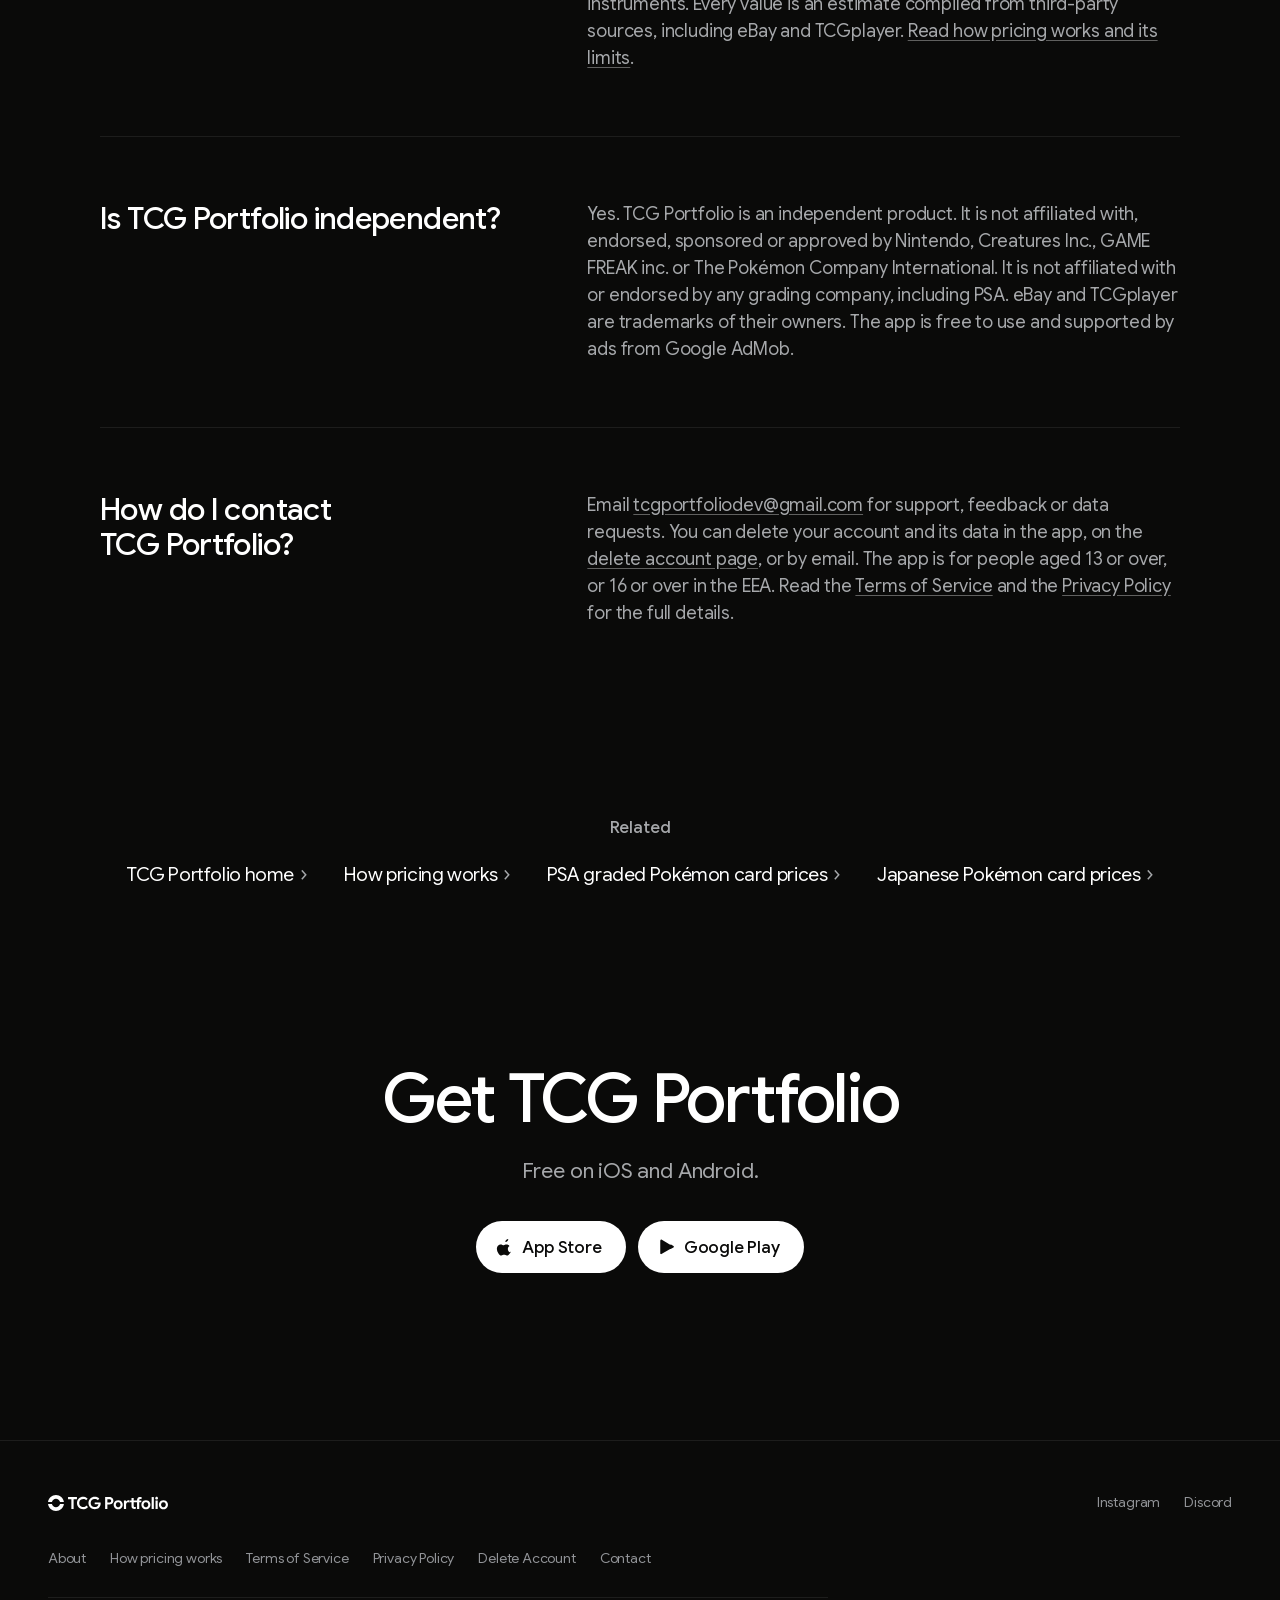
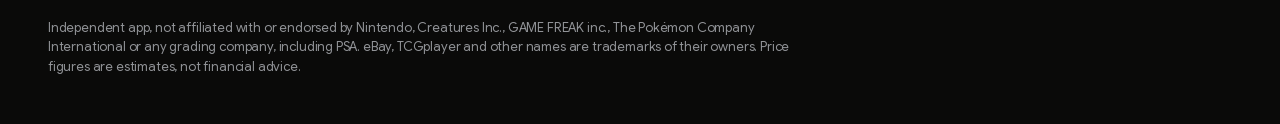
<file: about.html>
<!doctype html>
<html lang="en">
<head>
<meta charset="utf-8">
<title>About TCG Portfolio | Pokémon Card Price Tracker Since 2021</title>
<meta name="viewport" content="width=device-width, initial-scale=1">
<meta name="description" content="TCG Portfolio is a free Pokémon card price tracker for iOS and Android, launched in 2021. What the app does, where prices come from and how to get in touch.">
<link rel="canonical" href="https://tcgportfolio.io/about">
<meta name="apple-itunes-app" content="app-id=1601696394">
<meta property="og:type" content="website">
<meta property="og:site_name" content="TCG Portfolio">
<meta property="og:title" content="About TCG Portfolio | Pokémon Card Price Tracker Since 2021">
<meta property="og:description" content="TCG Portfolio is a free Pokémon card price tracker for iOS and Android, launched in 2021. What the app does, where prices come from and how to get in touch.">
<meta property="og:url" content="https://tcgportfolio.io/about">
<meta property="og:image" content="https://tcgportfolio.io/share.png">
<meta property="og:image:width" content="1200">
<meta property="og:image:height" content="630">
<meta property="og:image:alt" content="TCG Portfolio, Pokémon card price tracker">
<meta name="twitter:card" content="summary_large_image">
<meta name="twitter:title" content="About TCG Portfolio | Pokémon Card Price Tracker Since 2021">
<meta name="twitter:description" content="TCG Portfolio is a free Pokémon card price tracker for iOS and Android, launched in 2021. What the app does, where prices come from and how to get in touch.">
<meta name="theme-color" content="#0a0a09">
<link rel="icon" href="/favicon.png" type="image/png">
<link rel="icon" href="/favicon.svg" type="image/svg+xml">
<link rel="apple-touch-icon" href="/logo-512.png">
<link rel="preload" as="font" type="font/woff2" crossorigin href="/fonts/google-sans-latin.woff2">
<link rel="stylesheet" href="/styles.css">
<script src="/site.js" defer></script>
<script type="application/ld+json">
{
  "@context": "https://schema.org",
  "@graph": [
    {
      "@type": "WebSite",
      "@id": "https://tcgportfolio.io/#website",
      "url": "https://tcgportfolio.io/",
      "name": "TCG Portfolio",
      "inLanguage": "en",
      "publisher": {"@id": "https://tcgportfolio.io/#org"}
    },
    {
      "@type": "Organization",
      "@id": "https://tcgportfolio.io/#org",
      "name": "TCG Portfolio",
      "url": "https://tcgportfolio.io/",
      "logo": "https://tcgportfolio.io/logo-512.png",
      "email": "tcgportfoliodev@gmail.com"
    },
    {
      "@type": "MobileApplication",
      "@id": "https://tcgportfolio.io/#app",
      "name": "TCG Portfolio",
      "alternateName": "TCG Portfolio: Card Tracker",
      "applicationCategory": "ReferenceApplication",
      "operatingSystem": "iOS 16.4 or later, Android 7.0 or later",
      "url": "https://tcgportfolio.io/",
      "publisher": {"@id": "https://tcgportfolio.io/#org"},
      "offers": {"@type": "Offer", "price": "0", "priceCurrency": "USD"}
    },
    {
      "@type": "AboutPage",
      "@id": "https://tcgportfolio.io/about#webpage",
      "author": {"@id": "https://tcgportfolio.io/#org"},
      "dateModified": "2026-11-03",
      "url": "https://tcgportfolio.io/about",
      "name": "About TCG Portfolio | Pokémon Card Price Tracker Since 2021",
      "description": "TCG Portfolio is a free Pokémon card price tracker for iOS and Android, launched in 2021. What the app does, where prices come from and how to get in touch.",
      "inLanguage": "en",
      "isPartOf": {"@id": "https://tcgportfolio.io/#website"},
      "about": {"@id": "https://tcgportfolio.io/#org"},
      "mentions": {"@id": "https://tcgportfolio.io/#app"},
      "breadcrumb": {"@id": "https://tcgportfolio.io/about#breadcrumb"}
    },
    {
      "@type": "BreadcrumbList",
      "@id": "https://tcgportfolio.io/about#breadcrumb",
      "itemListElement": [
        {"@type": "ListItem", "position": 1, "name": "Home", "item": "https://tcgportfolio.io/"},
        {"@type": "ListItem", "position": 2, "name": "About", "item": "https://tcgportfolio.io/about"}
      ]
    }
  ]
}
</script>

</head>
<body>
<a class="skip" href="#main">Skip to content</a>
<svg width="0" height="0" style="position:absolute" aria-hidden="true"><symbol id="g-apple" viewBox="0 0 24 24"><path fill="currentColor" d="M16.3 1.2c.1 1.1-.3 2.1-1 2.9-.7.8-1.8 1.4-2.8 1.3-.1-1 .4-2.1 1-2.8.8-.9 2-1.4 2.8-1.4zm3.6 16.8c-.5 1.1-1 2-1.8 2.9-1 1.2-2 2.4-3.6 2.4-1.5 0-2-.9-3.7-.9-1.7 0-2.3.9-3.7 1-1.5.1-2.6-1.3-3.6-2.5-1.9-2.4-3.4-6.8-1.4-9.8 1-1.5 2.7-2.4 4.3-2.4 1.6 0 2.6 1 3.9 1 1.3 0 2.1-1 3.9-.9 1.4 0 2.9.7 3.9 2-3.4 1.9-2.8 6.9.3 8.2z"/></symbol><symbol id="g-play" viewBox="0 0 24 24"><path fill="currentColor" d="M3.6 2.6c-.4.2-.6.6-.6 1v16.8c0 .4.2.8.6 1L13 12 3.6 2.6zm13.2 6.6L13 12l3.8 2.8 3.8-2.2c.5-.3.8-.9.5-1.5-.1-.2-.3-.4-.5-.5l-3.8-2.4zM3.6 21.4c.3.2.7.2 1 0l12.2-7.1L13 12 3.6 21.4zM3.6 2.6 13 12l3.8-2.8L4.6 2.1c-.3-.2-.7-.2-1 .1z"/></symbol></svg>
<header class="nav">
  <div class="wrap nav-inner">
    <a class="nav-logo" href="/"><img src="/logo.svg" alt="TCG Portfolio" width="132" height="18"></a>
    <nav class="nav-links" id="nav-links" aria-label="Main">
      <a href="/how-pricing-works">Pricing</a>
      <a href="/japanese-pokemon-card-prices">Japanese cards</a>
      <a href="/psa-graded-pokemon-card-prices">PSA prices</a>
      <a href="/about" aria-current="page">About</a>
    </nav>
    <a class="pill pill--lav nav-cta" href="#download">Get the app</a>
    <button class="nav-toggle" type="button" aria-expanded="false" aria-controls="nav-links" aria-label="Open menu">
      <svg class="i-open" viewBox="0 0 20 20" fill="none" stroke="currentColor" stroke-width="1.6" stroke-linecap="round" aria-hidden="true"><path d="M3 7h14M3 13h14"/></svg>
      <svg class="i-close" viewBox="0 0 20 20" fill="none" stroke="currentColor" stroke-width="1.6" stroke-linecap="round" aria-hidden="true"><path d="M5 5l10 10M15 5L5 15"/></svg>
    </button>
  </div>
</header>

<main id="main">
  <section class="opener">
    <div class="wrap">
      <nav class="crumbs type-fine" aria-label="Breadcrumb"><a href="/">Home</a> / <span aria-current="page">About</span></nav>
      <h1 class="type-statement">About TCG Portfolio</h1>
      <p class="type-sub">Independent since 2021</p>
    </div>
  </section>

  <div class="ed">
    <div class="ed-row ed-intro reveal">
      <div class="prose"><p>TCG Portfolio is a free Pokémon card collection tracker and price checker for iOS and Android. It launched on iOS in December 2021 and shows estimated values for ungraded and PSA graded cards from English and Japanese sets.</p></div>
    </div>

        <div class="ed-row reveal">
          <h2>What does TCG Portfolio do?</h2>
          <div class="prose">
            <p>TCG Portfolio estimates a value for the cards you own, ungraded or graded, where price data is available, and adds it up into one portfolio value. You can:</p>
            <ul>
              <li>Search cards by name or browse by set, for English and Japanese sets. Japanese cards are priced in their own right, not converted from an English equivalent.</li>
              <li>Add a copy as ungraded with its condition or as a PSA graded slab, with its print run and finish. See <a href="/psa-graded-pokemon-card-prices">PSA graded prices</a> for the grades.</li>
              <li>Follow your total value on charts from 7D to 1Y, then sort and filter your collection by value, gain, condition or print run.</li>
              <li>Open eBay sold listings for any card in one tap, to check the number yourself.</li>
            </ul>
            <p>Tracking a portfolio needs an account, but searching and checking prices do not. <a href="/how-pricing-works">See how your collection is valued</a>.</p>
          </div>
        </div>

        <div class="ed-row reveal">
          <h2>When did TCG Portfolio launch?</h2>
          <div class="prose"><p>TCG Portfolio first launched on the App Store on 28 December 2021. It is now available on both iOS (iOS 16.4 or later) and Android (Android 7.0 or later). The store title is "TCG Portfolio: Card Tracker". On Google Play the app shows 100K+ downloads (as of October 2026), and new sets and pricing data are added frequently.</p></div>
        </div>

        <div class="ed-row reveal">
          <h2>Are TCG Portfolio prices advice?</h2>
          <div class="prose"><p>No. TCG Portfolio is a personal collection and price-tracking tool, not a financial product, and it does not give investment, financial, tax or legal advice. Trading cards are collectibles, not regulated financial instruments. Every value is an estimate compiled from third-party sources, including eBay and TCGplayer. <a href="/how-pricing-works">Read how pricing works and its limits</a>.</p></div>
        </div>

        <div class="ed-row reveal">
          <h2>Is TCG Portfolio independent?</h2>
          <div class="prose"><p>Yes. TCG Portfolio is an independent product. It is not affiliated with, endorsed, sponsored or approved by Nintendo, Creatures Inc., GAME FREAK inc. or The Pokémon Company International. It is not affiliated with or endorsed by any grading company, including PSA. eBay and TCGplayer are trademarks of their owners. The app is free to use and supported by ads from Google AdMob.</p></div>
        </div>

        <div class="ed-row reveal">
          <h2>How do I contact TCG Portfolio?</h2>
          <div class="prose"><p>Email <a href="mailto:tcgportfoliodev@gmail.com">tcgportfoliodev@gmail.com</a> for support, feedback or data requests. You can delete your account and its data in the app, on the <a href="/delete-account">delete account page</a>, or by email. The app is for people aged 13 or over, or 16 or over in the EEA. Read the <a href="/terms">Terms of Service</a> and the <a href="/privacy">Privacy Policy</a> for the full details.</p></div>
        </div>
  </div>

  <section class="sec sec--quiet">
    <div class="wrap reveal">
      <h2 class="type-label">Related</h2>
      <ul class="links">
        <li><a href="/">TCG Portfolio home</a></li>
        <li><a href="/how-pricing-works">How pricing works</a></li>
        <li><a href="/psa-graded-pokemon-card-prices">PSA graded Pokémon card prices</a></li>
        <li><a href="/japanese-pokemon-card-prices">Japanese Pokémon card prices</a></li>
      </ul>
    </div>
  </section>

  <section class="sec sec--close" id="download">
    <div class="wrap">
      <h2 class="type-statement reveal">Get TCG Portfolio</h2>
      <p class="type-sub reveal">Free on iOS and Android.</p>
      <div class="stores reveal">
        <a class="pill pill--store" href="https://apps.apple.com/app/apple-store/id1601696394?pt=122576197&amp;ct=about&amp;mt=8"><svg viewBox="0 0 24 24" aria-hidden="true"><use href="#g-apple"/></svg>App Store</a>
        <a class="pill pill--store" href="https://play.google.com/store/apps/details?id=com.tcgportfolioreact&amp;referrer=utm_source%3Dtcgportfolio.io%26utm_medium%3Dwebsite%26utm_campaign%3Dabout"><svg viewBox="0 0 24 24" aria-hidden="true"><use href="#g-play"/></svg>Google Play</a>
      </div>
    </div>
  </section>
</main>

<footer class="footer">
  <div class="wrap">
    <div class="footer-top">
      <a class="nav-logo" href="/"><img src="/logo.svg" alt="TCG Portfolio" width="132" height="18" loading="lazy"></a>
      <nav class="footer-links" aria-label="Social">
        <a href="https://www.instagram.com/tcg_portfolio/">Instagram</a>
        <a href="https://discord.gg/KDzCF89WP8">Discord</a>
      </nav>
    </div>
    <nav class="footer-links" aria-label="Site">
      <a href="/about">About</a>
      <a href="/how-pricing-works">How pricing works</a>
      <a href="/terms">Terms of Service</a>
      <a href="/privacy">Privacy Policy</a>
      <a href="/delete-account">Delete Account</a>
      <a href="mailto:tcgportfoliodev@gmail.com">Contact</a>
    </nav>
    <p class="disclaimer">Independent app, not affiliated with or endorsed by Nintendo, Creatures Inc., GAME FREAK inc., The Pokémon Company International or any grading company, including PSA. eBay, TCGplayer and other names are trademarks of their owners. Price figures are estimates, not financial advice.</p>
  </div>
</footer>
</body>
</html>
</file>
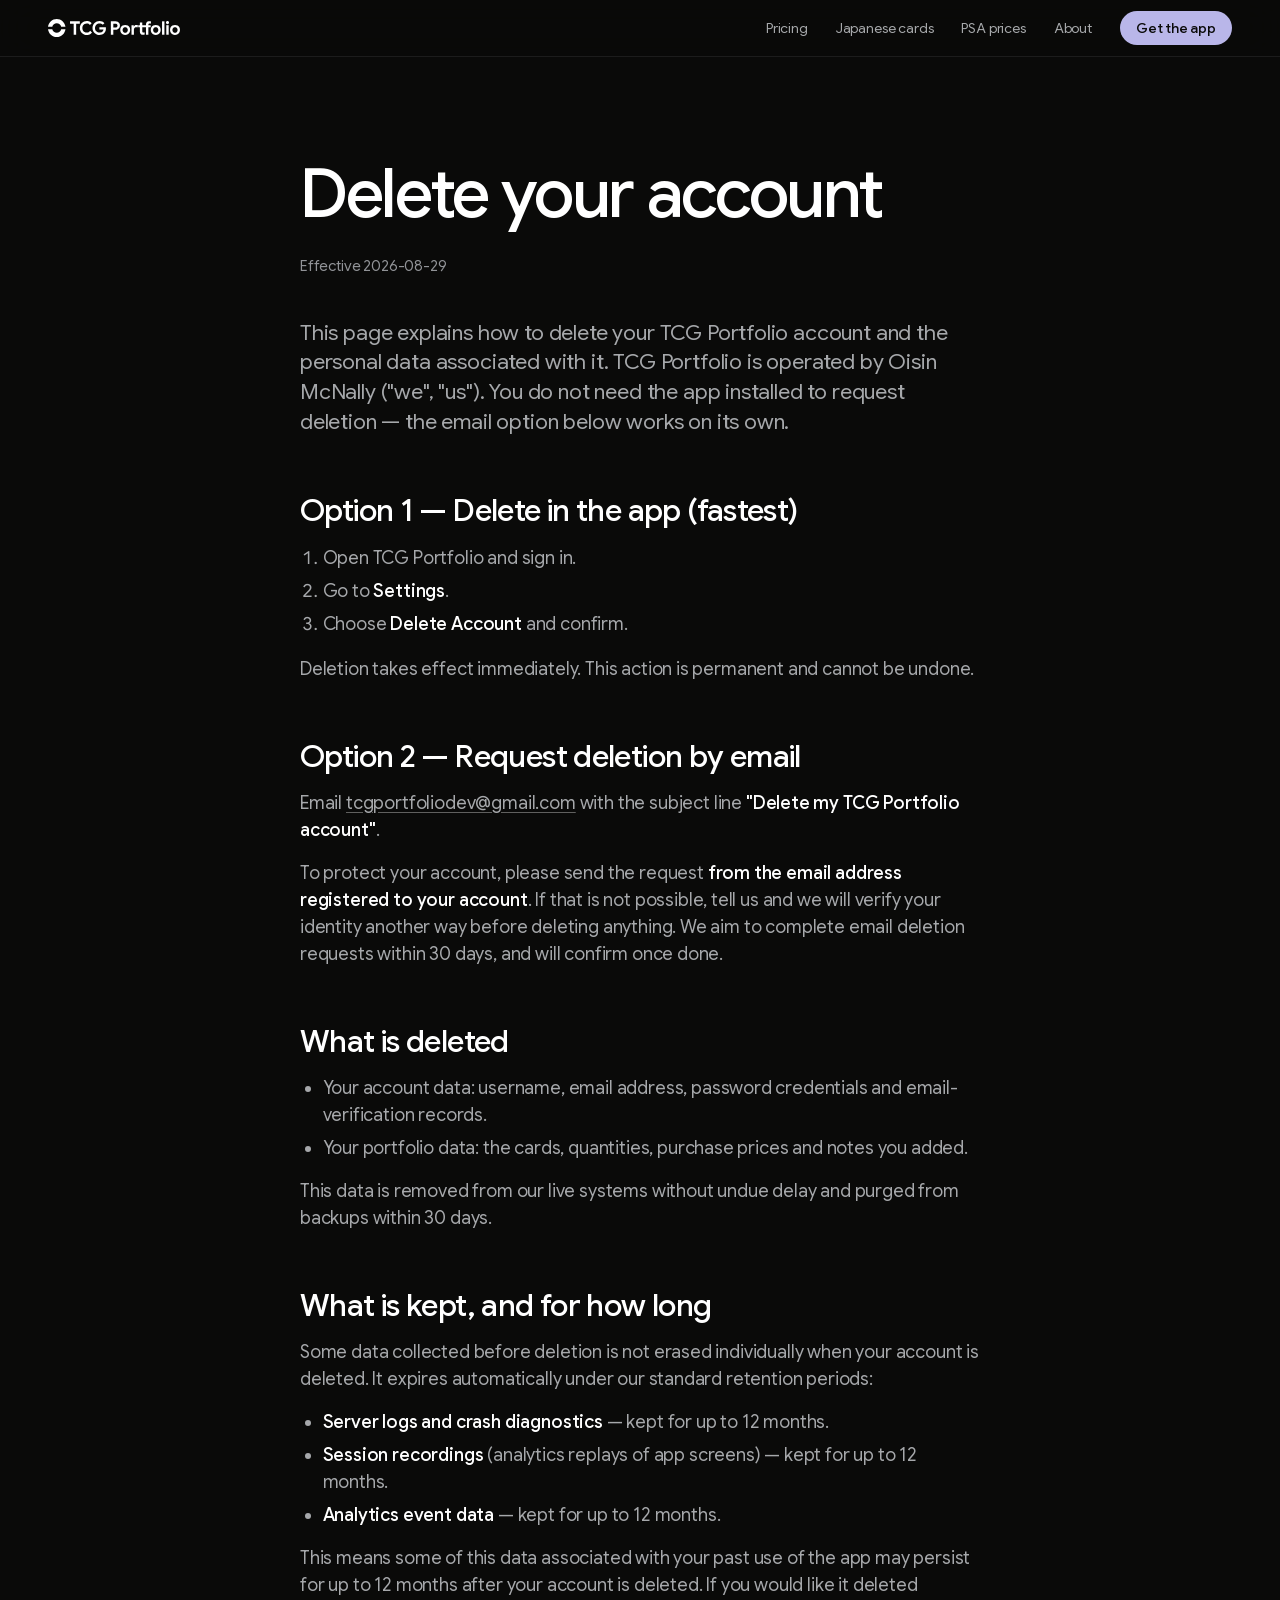
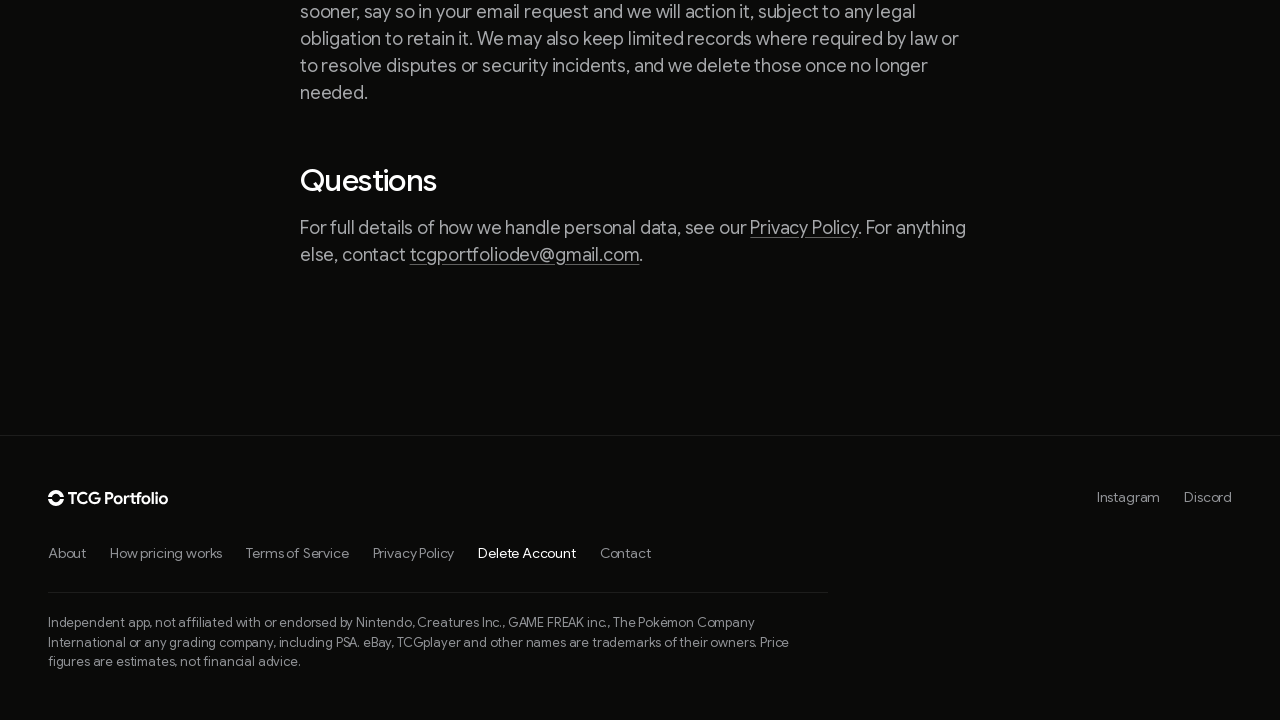
<file: delete-account.html>
<!doctype html>
<html lang="en">
<head>
<meta charset="utf-8">
<title>Delete Your Account | TCG Portfolio</title>
<meta name="viewport" content="width=device-width, initial-scale=1">
<meta name="description" content="Delete your TCG Portfolio account in the app under Settings, or by email to tcgportfoliodev@gmail.com. See what is deleted, what is kept and for how long.">
<link rel="canonical" href="https://tcgportfolio.io/delete-account">
<meta property="og:type" content="website">
<meta property="og:site_name" content="TCG Portfolio">
<meta property="og:title" content="Delete Your Account | TCG Portfolio">
<meta property="og:description" content="Delete your TCG Portfolio account in the app under Settings, or by email to tcgportfoliodev@gmail.com. See what is deleted, what is kept and for how long.">
<meta property="og:url" content="https://tcgportfolio.io/delete-account">
<meta property="og:image" content="https://tcgportfolio.io/share.png">
<meta property="og:image:width" content="1200">
<meta property="og:image:height" content="630">
<meta property="og:image:alt" content="TCG Portfolio, Pokémon card price tracker">
<meta name="twitter:card" content="summary_large_image">
<meta name="theme-color" content="#0a0a09">
<link rel="icon" href="/favicon.png" type="image/png">
<link rel="icon" href="/favicon.svg" type="image/svg+xml">
<link rel="apple-touch-icon" href="/logo-512.png">
<link rel="preload" as="font" type="font/woff2" crossorigin href="/fonts/google-sans-latin.woff2">
<script type="application/ld+json">
{
  "@context": "https://schema.org",
  "@graph": [
    {
      "@type": "WebPage",
      "@id": "https://tcgportfolio.io/delete-account#webpage",
      "url": "https://tcgportfolio.io/delete-account",
      "name": "Delete Your Account · TCG Portfolio",
      "description": "Delete your TCG Portfolio account in the app under Settings, or by email to tcgportfoliodev@gmail.com. See what is deleted, what is kept and for how long.",
      "inLanguage": "en",
      "isPartOf": {
        "@id": "https://tcgportfolio.io/#website"
      },
      "publisher": {
        "@id": "https://tcgportfolio.io/#org"
      },
      "breadcrumb": {
        "@id": "https://tcgportfolio.io/delete-account#breadcrumb"
      }
    },
    {
      "@type": "BreadcrumbList",
      "@id": "https://tcgportfolio.io/delete-account#breadcrumb",
      "itemListElement": [
        {
          "@type": "ListItem",
          "position": 1,
          "name": "Home",
          "item": "https://tcgportfolio.io/"
        },
        {
          "@type": "ListItem",
          "position": 2,
          "name": "Delete Account",
          "item": "https://tcgportfolio.io/delete-account"
        }
      ]
    }
  ]
}
</script>

<link rel="stylesheet" href="/styles.css">
<script src="/site.js" defer></script>
</head>
<body>
<a class="skip" href="#main">Skip to content</a>

<header class="nav">
  <div class="wrap nav-inner">
    <a class="nav-logo" href="/"><img src="/logo.svg" alt="TCG Portfolio" width="132" height="18"></a>
    <nav class="nav-links" id="nav-links" aria-label="Main">
      <a href="/how-pricing-works">Pricing</a>
      <a href="/japanese-pokemon-card-prices">Japanese cards</a>
      <a href="/psa-graded-pokemon-card-prices">PSA prices</a>
      <a href="/about">About</a>
    </nav>
    <a class="pill pill--lav nav-cta" href="/#download">Get the app</a>
    <button class="nav-toggle" type="button" aria-expanded="false" aria-controls="nav-links" aria-label="Open menu">
      <svg class="i-open" viewBox="0 0 20 20" fill="none" stroke="currentColor" stroke-width="1.6" stroke-linecap="round" aria-hidden="true"><path d="M3 7h14M3 13h14"/></svg>
      <svg class="i-close" viewBox="0 0 20 20" fill="none" stroke="currentColor" stroke-width="1.6" stroke-linecap="round" aria-hidden="true"><path d="M5 5l10 10M15 5L5 15"/></svg>
    </button>
  </div>
</header>

<main id="main">
<section class="sec opener">
<article class="prose">
    <h1>Delete your account</h1>
  <p class="effective">Effective 2026-08-29</p>

  <p class="lead">This page explains how to delete your TCG Portfolio account and the personal data associated with it. TCG Portfolio is operated by Oisin McNally ("we", "us"). You do not need the app installed to request deletion — the email option below works on its own.</p>

  <h2>Option 1 — Delete in the app (fastest)</h2>
  <ol>
    <li>Open TCG Portfolio and sign in.</li>
    <li>Go to <strong>Settings</strong>.</li>
    <li>Choose <strong>Delete Account</strong> and confirm.</li>
  </ol>
  <p>Deletion takes effect immediately. This action is permanent and cannot be undone.</p>

  <h2>Option 2 — Request deletion by email</h2>
  <p>Email <a href="mailto:tcgportfoliodev@gmail.com?subject=Delete%20my%20TCG%20Portfolio%20account">tcgportfoliodev@gmail.com</a> with the subject line <strong>"Delete my TCG Portfolio account"</strong>.</p>
  <p>To protect your account, please send the request <strong>from the email address registered to your account</strong>. If that is not possible, tell us and we will verify your identity another way before deleting anything. We aim to complete email deletion requests within 30 days, and will confirm once done.</p>

  <h2>What is deleted</h2>
  <ul>
    <li>Your account data: username, email address, password credentials and email-verification records.</li>
    <li>Your portfolio data: the cards, quantities, purchase prices and notes you added.</li>
  </ul>
  <p>This data is removed from our live systems without undue delay and purged from backups within 30 days.</p>

  <h2>What is kept, and for how long</h2>
  <p>Some data collected before deletion is not erased individually when your account is deleted. It expires automatically under our standard retention periods:</p>
  <ul>
    <li><strong>Server logs and crash diagnostics</strong> — kept for up to 12 months.</li>
    <li><strong>Session recordings</strong> (analytics replays of app screens) — kept for up to 12 months.</li>
    <li><strong>Analytics event data</strong> — kept for up to 12 months.</li>
  </ul>
  <p>This means some of this data associated with your past use of the app may persist for up to 12 months after your account is deleted. If you would like it deleted sooner, say so in your email request and we will action it, subject to any legal obligation to retain it. We may also keep limited records where required by law or to resolve disputes or security incidents, and we delete those once no longer needed.</p>

  <h2>Questions</h2>
  <p>For full details of how we handle personal data, see our <a href="/privacy">Privacy Policy</a>. For anything else, contact <a href="mailto:tcgportfoliodev@gmail.com">tcgportfoliodev@gmail.com</a>.</p>


</article>
</section>
</main>

<footer class="footer">
  <div class="wrap">
    <div class="footer-top">
      <a class="nav-logo" href="/"><img src="/logo.svg" alt="TCG Portfolio" width="132" height="18" loading="lazy"></a>
      <nav class="footer-links" aria-label="Social">
        <a href="https://www.instagram.com/tcg_portfolio/">Instagram</a>
        <a href="https://discord.gg/KDzCF89WP8">Discord</a>
      </nav>
    </div>
    <nav class="footer-links" aria-label="Site">
      <a href="/about">About</a>
      <a href="/how-pricing-works">How pricing works</a>
      <a href="/terms">Terms of Service</a>
      <a href="/privacy">Privacy Policy</a>
      <a href="/delete-account" aria-current="page">Delete Account</a>
      <a href="mailto:tcgportfoliodev@gmail.com">Contact</a>
    </nav>
    <p class="disclaimer">Independent app, not affiliated with or endorsed by Nintendo, Creatures Inc., GAME FREAK inc., The Pokémon Company International or any grading company, including PSA. eBay, TCGplayer and other names are trademarks of their owners. Price figures are estimates, not financial advice.</p>
  </div>
</footer>

</body>
</html>
</file>
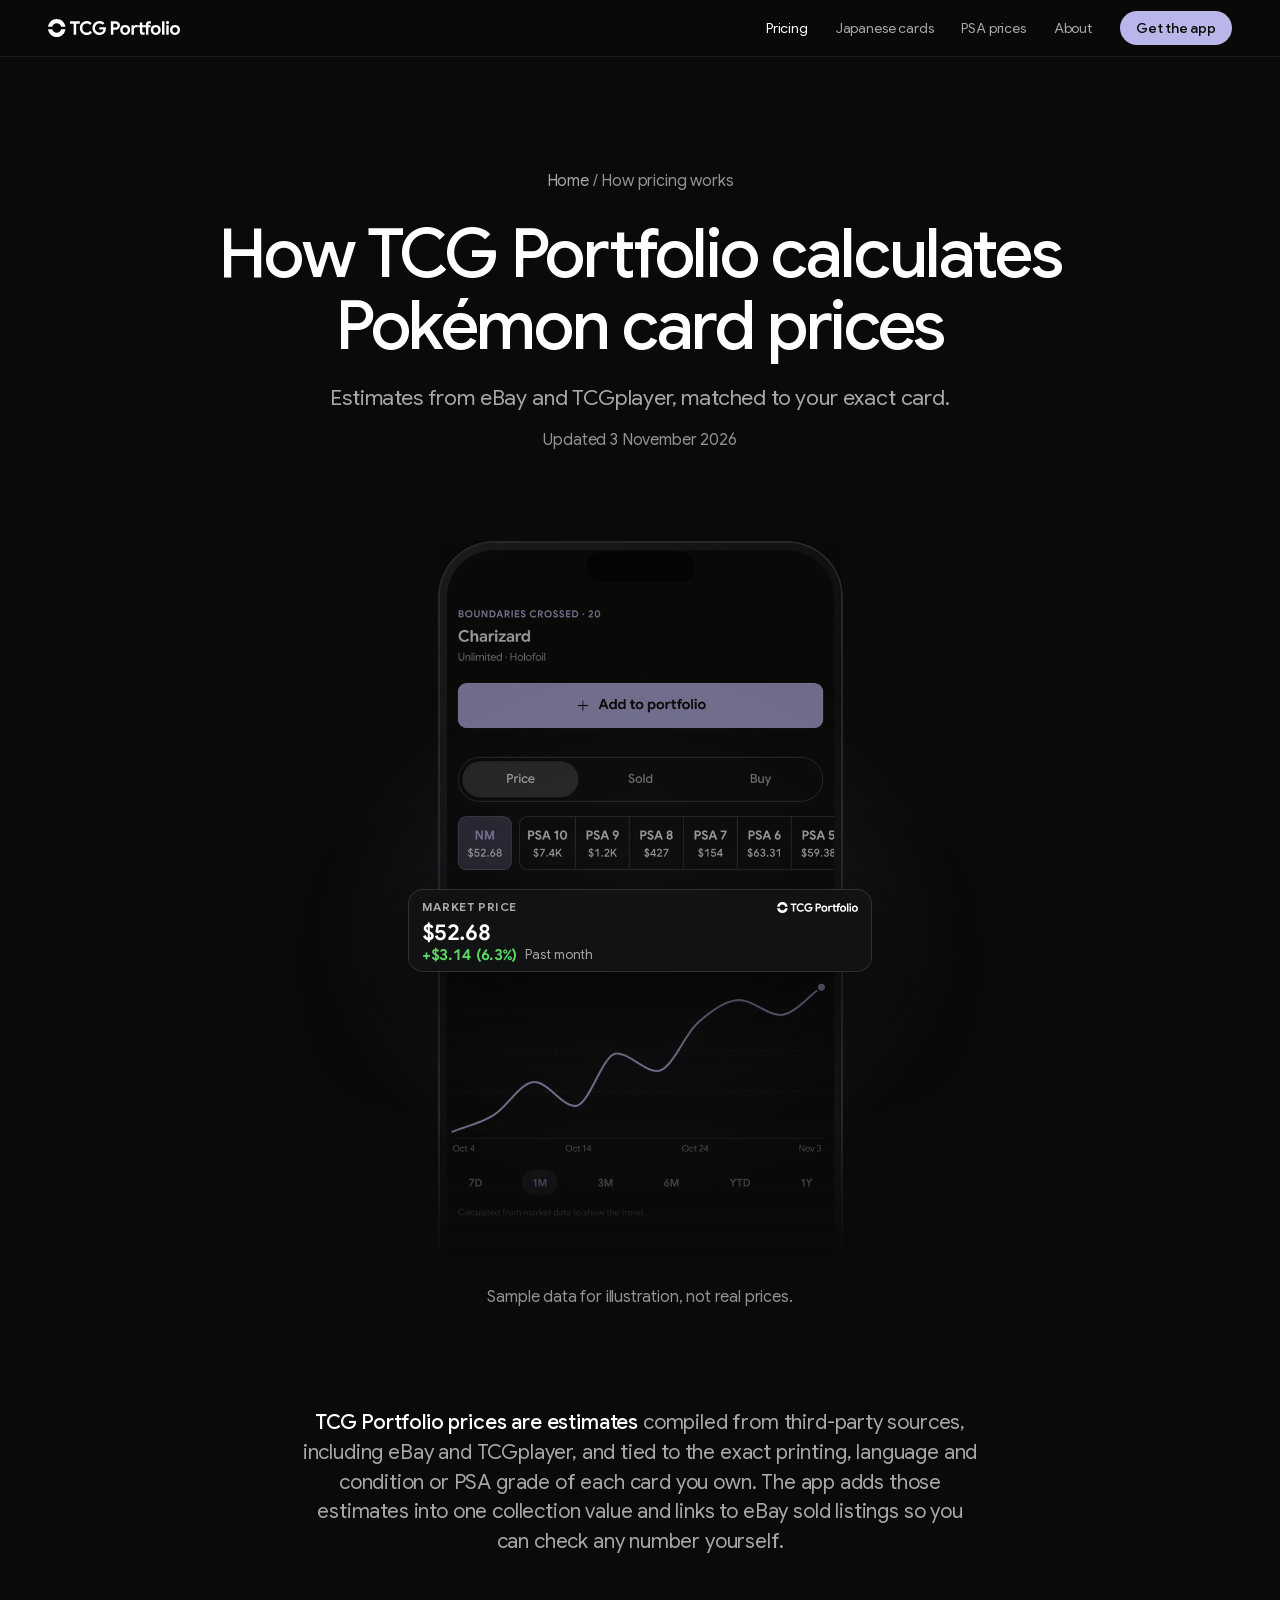
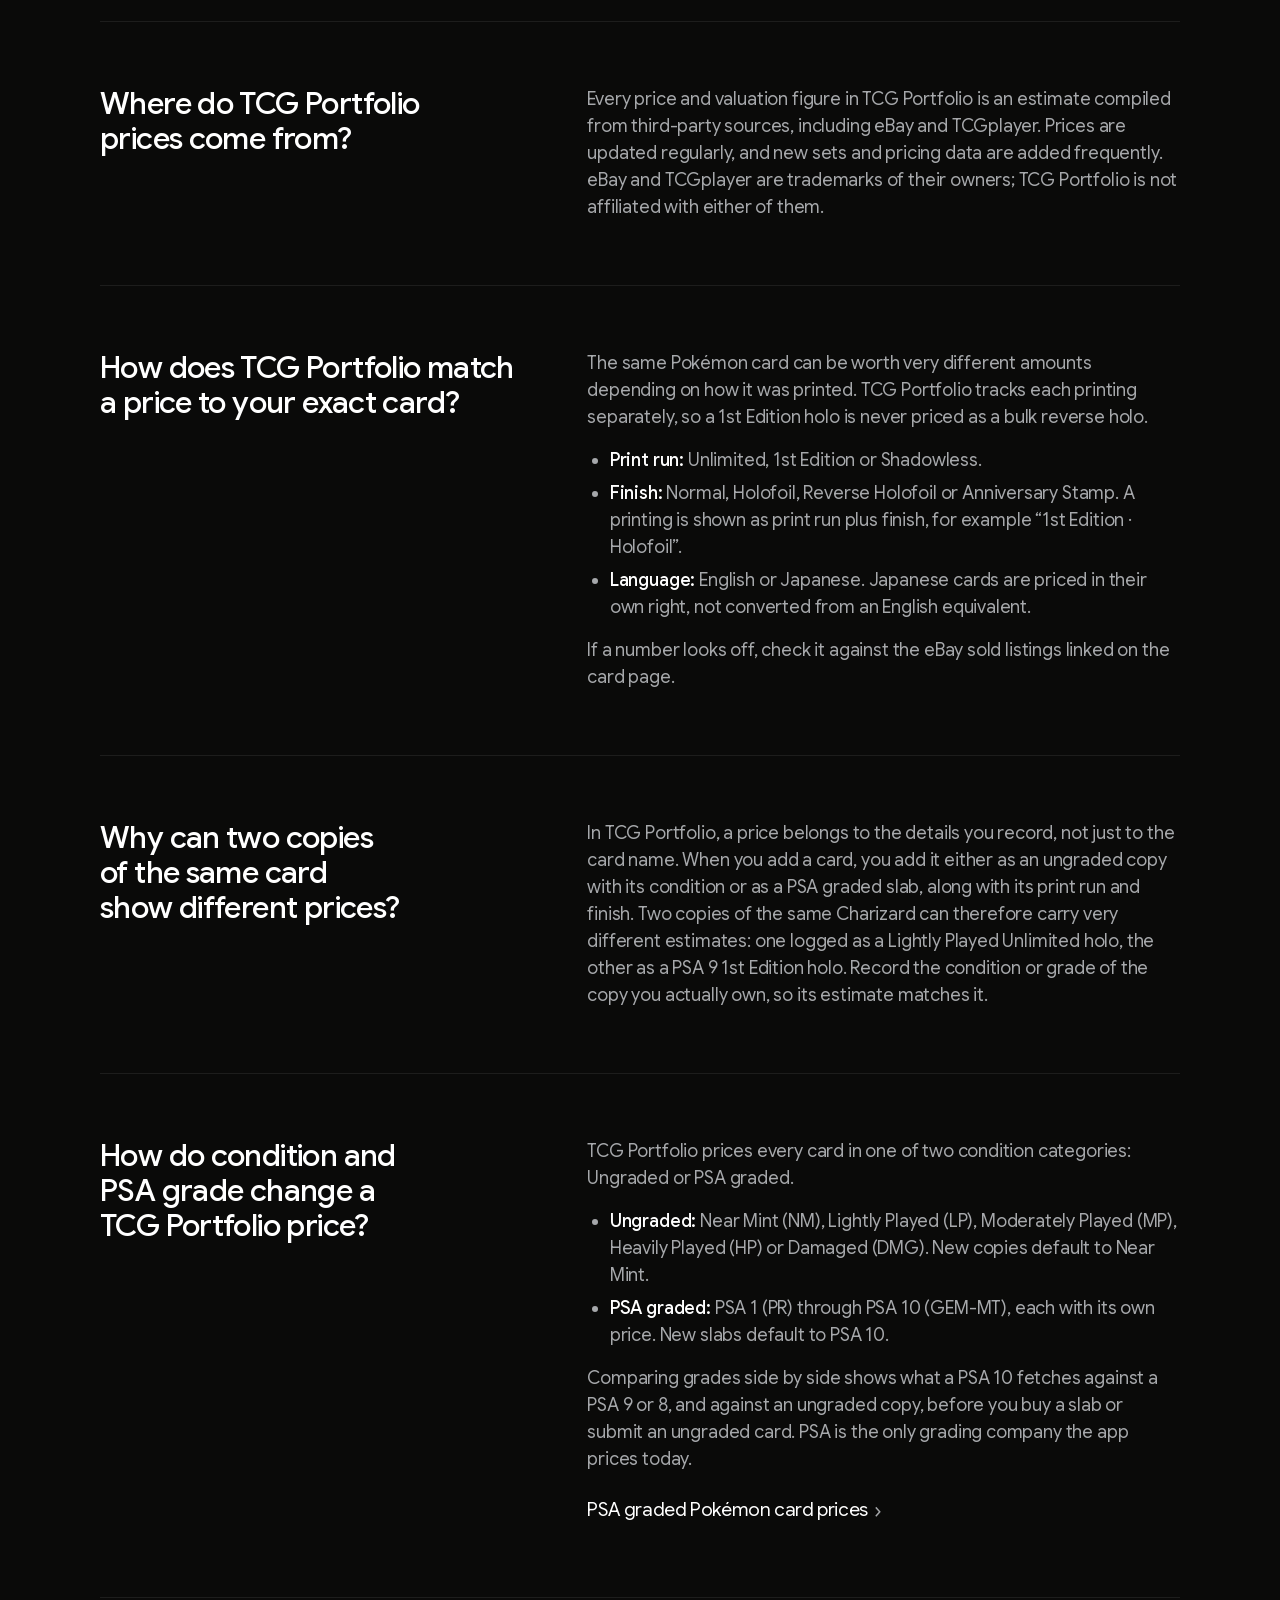
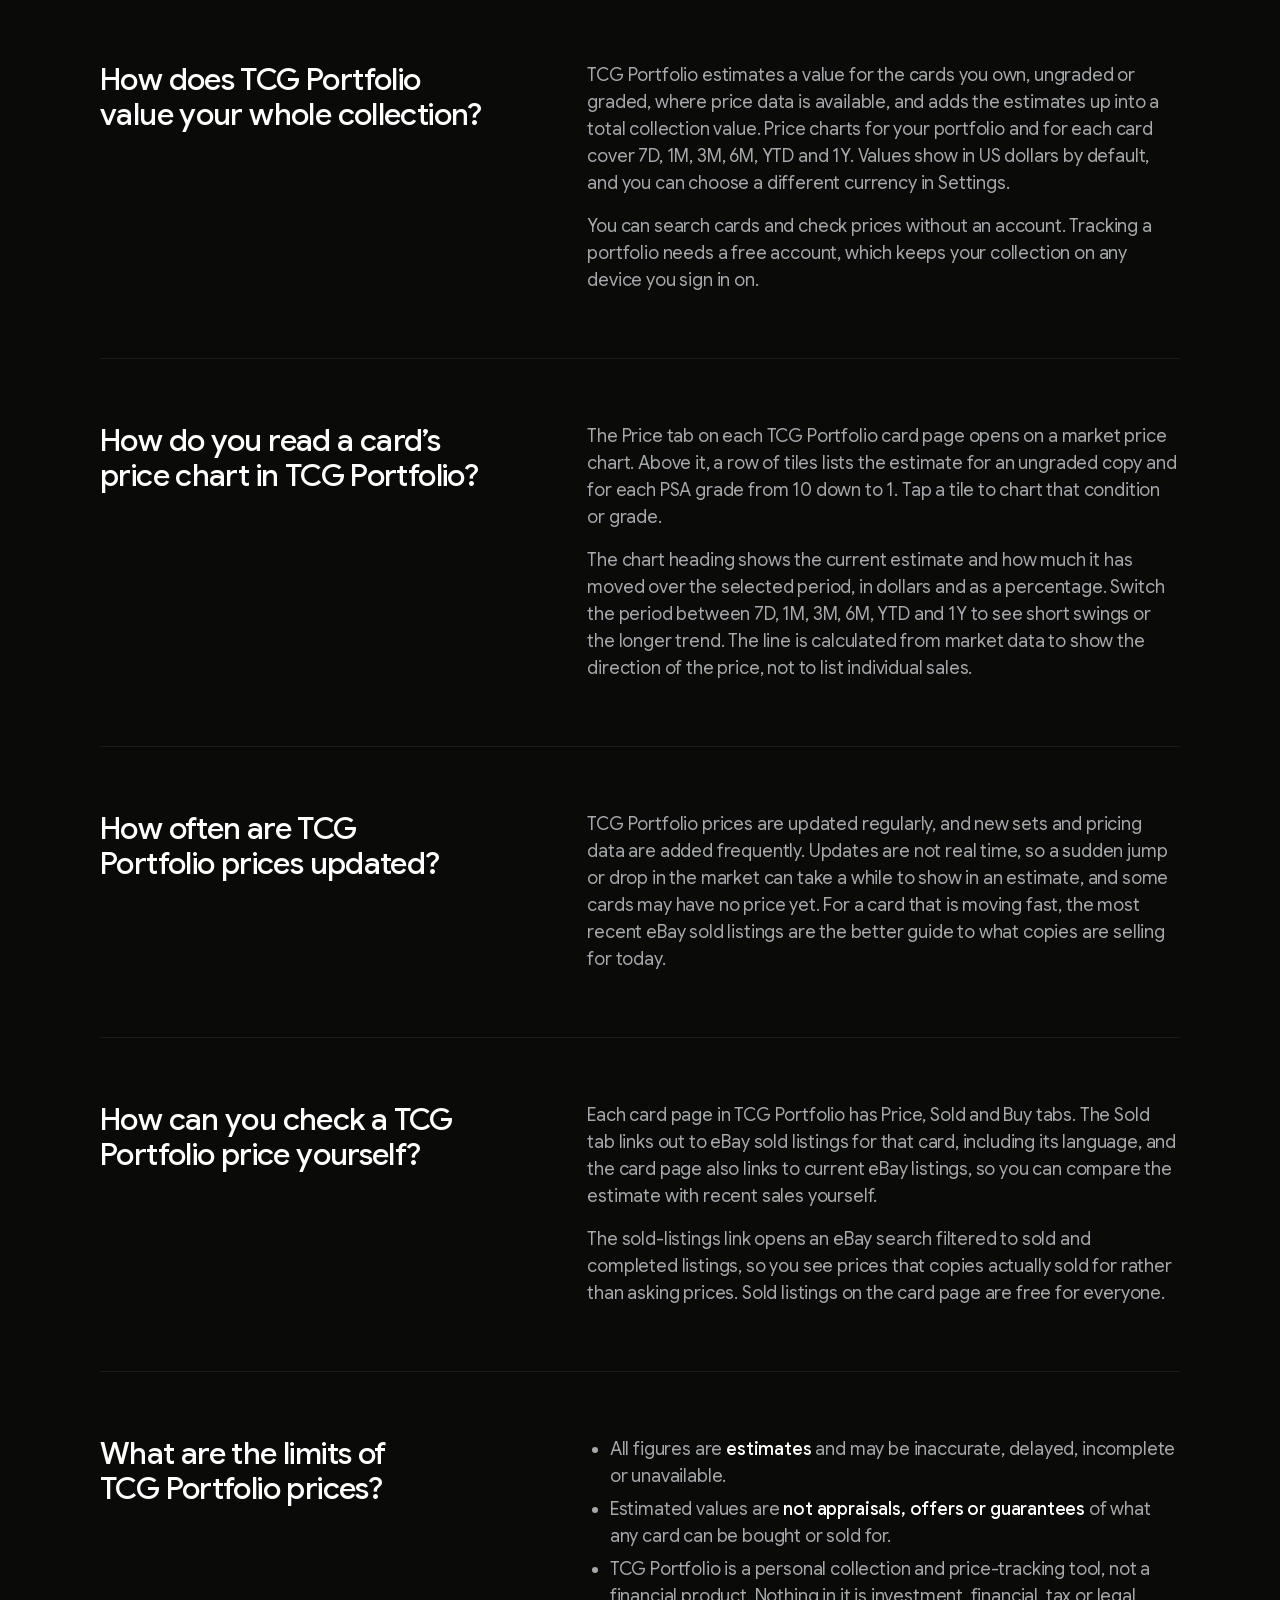
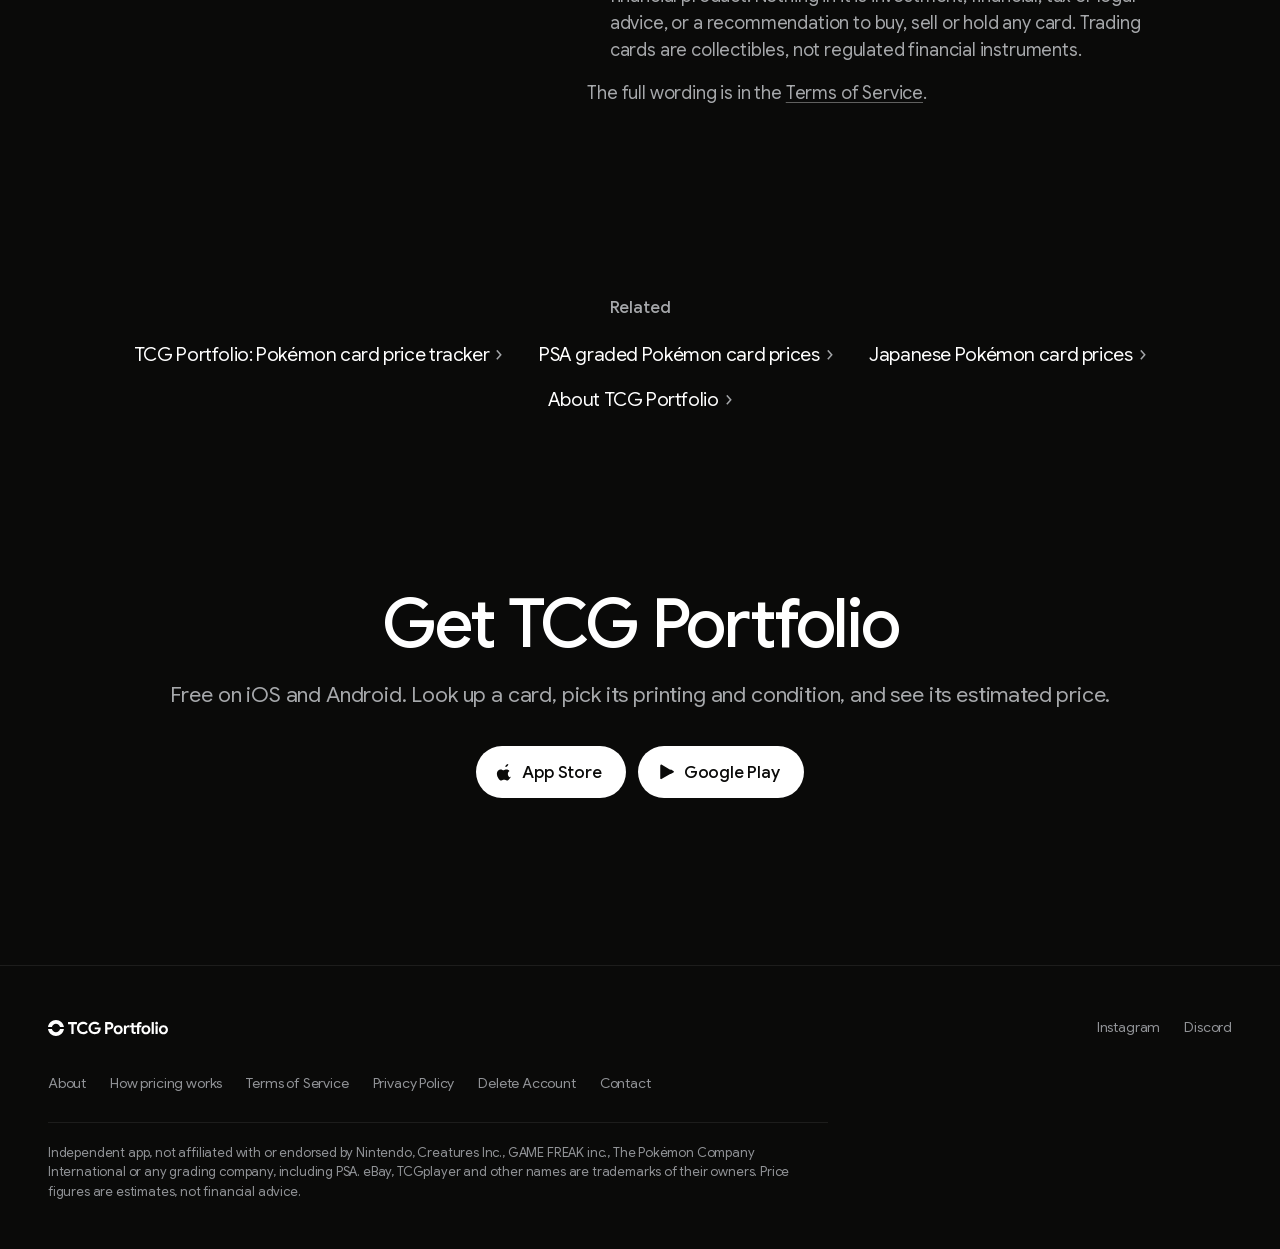
<file: how-pricing-works.html>
<!doctype html>
<html lang="en">
<head>
<meta charset="utf-8">
<title>How Pokémon Card Prices Are Calculated | TCG Portfolio</title>
<meta name="viewport" content="width=device-width, initial-scale=1">
<meta name="description" content="How TCG Portfolio estimates Pokémon card prices from third-party sources including eBay and TCGplayer, by condition, PSA grade, printing and language.">
<link rel="canonical" href="https://tcgportfolio.io/how-pricing-works">
<meta name="theme-color" content="#0a0a09">
<meta name="apple-itunes-app" content="app-id=1601696394">
<meta property="og:type" content="website">
<meta property="og:site_name" content="TCG Portfolio">
<meta property="og:title" content="How Pokémon Card Prices Are Calculated | TCG Portfolio">
<meta property="og:description" content="How TCG Portfolio estimates Pokémon card prices from third-party sources including eBay and TCGplayer, by condition, PSA grade, printing and language.">
<meta property="og:url" content="https://tcgportfolio.io/how-pricing-works">
<meta property="og:image" content="https://tcgportfolio.io/share.png">
<meta property="og:image:width" content="1200">
<meta property="og:image:height" content="630">
<meta property="og:image:alt" content="TCG Portfolio, Pokémon card price tracker">
<meta name="twitter:card" content="summary_large_image">
<meta name="twitter:title" content="How Pokémon Card Prices Are Calculated | TCG Portfolio">
<meta name="twitter:description" content="How TCG Portfolio estimates Pokémon card prices from third-party sources including eBay and TCGplayer, by condition, PSA grade, printing and language.">
<link rel="icon" href="/favicon.png" type="image/png">
<link rel="icon" href="/favicon.svg" type="image/svg+xml">
<link rel="apple-touch-icon" href="/logo-512.png">
<script type="application/ld+json">
{
  "@context": "https://schema.org",
  "@graph": [
    {
      "@type": "WebSite",
      "@id": "https://tcgportfolio.io/#website",
      "url": "https://tcgportfolio.io/",
      "name": "TCG Portfolio",
      "inLanguage": "en",
      "publisher": {"@id": "https://tcgportfolio.io/#org"}
    },
    {
      "@type": "Organization",
      "@id": "https://tcgportfolio.io/#org",
      "name": "TCG Portfolio",
      "url": "https://tcgportfolio.io/",
      "logo": "https://tcgportfolio.io/logo-512.png",
      "email": "tcgportfoliodev@gmail.com"
    },
    {
      "@type": "MobileApplication",
      "@id": "https://tcgportfolio.io/#app",
      "name": "TCG Portfolio",
      "alternateName": "TCG Portfolio: Card Tracker",
      "applicationCategory": "ReferenceApplication",
      "operatingSystem": "iOS 16.4 or later, Android 7.0 or later",
      "url": "https://tcgportfolio.io/",
      "publisher": {"@id": "https://tcgportfolio.io/#org"},
      "offers": {"@type": "Offer", "price": "0", "priceCurrency": "USD"}
    },
    {
      "@type": "WebPage",
      "@id": "https://tcgportfolio.io/how-pricing-works#webpage",
      "author": {"@id": "https://tcgportfolio.io/#org"},
      "dateModified": "2026-11-03",
      "url": "https://tcgportfolio.io/how-pricing-works",
      "name": "How Pokémon Card Prices Are Calculated | TCG Portfolio",
      "description": "How TCG Portfolio estimates Pokémon card prices from third-party sources including eBay and TCGplayer, by condition, PSA grade, printing and language.",
      "inLanguage": "en",
      "isPartOf": {"@id": "https://tcgportfolio.io/#website"},
      "about": {"@id": "https://tcgportfolio.io/#app"},
      "primaryImageOfPage": {
        "@type": "ImageObject",
        "@id": "https://tcgportfolio.io/how-pricing-works#primaryimage",
        "url": "https://tcgportfolio.io/img/screens/card-price-chart-charizard.webp",
        "width": 700,
        "height": 1450,
        "caption": "TCG Portfolio market price chart for Charizard, Boundaries Crossed 20, showing a sample one-month Near Mint price trend. Sample data for illustration, not real prices."
      },
      "image": {"@id": "https://tcgportfolio.io/how-pricing-works#primaryimage"},
      "breadcrumb": {"@id": "https://tcgportfolio.io/how-pricing-works#breadcrumb"}
    },
    {
      "@type": "BreadcrumbList",
      "@id": "https://tcgportfolio.io/how-pricing-works#breadcrumb",
      "itemListElement": [
        {"@type": "ListItem", "position": 1, "name": "Home", "item": "https://tcgportfolio.io/"},
        {"@type": "ListItem", "position": 2, "name": "How pricing works", "item": "https://tcgportfolio.io/how-pricing-works"}
      ]
    }
  ]
}
</script>
<link rel="preload" as="font" type="font/woff2" crossorigin href="/fonts/google-sans-latin.woff2">
<link rel="preload" as="image" type="image/webp" href="/img/screens/card-price-chart-charizard.webp" fetchpriority="high">
<link rel="stylesheet" href="/styles.css">
<script src="/site.js" defer></script>
</head>
<body>
<a class="skip" href="#main">Skip to content</a>
<svg width="0" height="0" style="position:absolute" aria-hidden="true"><symbol id="g-apple" viewBox="0 0 24 24"><path fill="currentColor" d="M16.3 1.2c.1 1.1-.3 2.1-1 2.9-.7.8-1.8 1.4-2.8 1.3-.1-1 .4-2.1 1-2.8.8-.9 2-1.4 2.8-1.4zm3.6 16.8c-.5 1.1-1 2-1.8 2.9-1 1.2-2 2.4-3.6 2.4-1.5 0-2-.9-3.7-.9-1.7 0-2.3.9-3.7 1-1.5.1-2.6-1.3-3.6-2.5-1.9-2.4-3.4-6.8-1.4-9.8 1-1.5 2.7-2.4 4.3-2.4 1.6 0 2.6 1 3.9 1 1.3 0 2.1-1 3.9-.9 1.4 0 2.9.7 3.9 2-3.4 1.9-2.8 6.9.3 8.2z"/></symbol><symbol id="g-play" viewBox="0 0 24 24"><path fill="currentColor" d="M3.6 2.6c-.4.2-.6.6-.6 1v16.8c0 .4.2.8.6 1L13 12 3.6 2.6zm13.2 6.6L13 12l3.8 2.8 3.8-2.2c.5-.3.8-.9.5-1.5-.1-.2-.3-.4-.5-.5l-3.8-2.4zM3.6 21.4c.3.2.7.2 1 0l12.2-7.1L13 12 3.6 21.4zM3.6 2.6 13 12l3.8-2.8L4.6 2.1c-.3-.2-.7-.2-1 .1z"/></symbol></svg>

<header class="nav">
  <div class="wrap nav-inner">
    <a class="nav-logo" href="/"><img src="/logo.svg" alt="TCG Portfolio" width="132" height="18"></a>
    <nav class="nav-links" id="nav-links" aria-label="Main">
      <a href="/how-pricing-works" aria-current="page">Pricing</a>
      <a href="/japanese-pokemon-card-prices">Japanese cards</a>
      <a href="/psa-graded-pokemon-card-prices">PSA prices</a>
      <a href="/about">About</a>
    </nav>
    <a class="pill pill--lav nav-cta" href="#download">Get the app</a>
    <button class="nav-toggle" type="button" aria-expanded="false" aria-controls="nav-links" aria-label="Open menu">
      <svg class="i-open" viewBox="0 0 20 20" fill="none" stroke="currentColor" stroke-width="1.6" stroke-linecap="round" aria-hidden="true"><path d="M3 7h14M3 13h14"/></svg>
      <svg class="i-close" viewBox="0 0 20 20" fill="none" stroke="currentColor" stroke-width="1.6" stroke-linecap="round" aria-hidden="true"><path d="M5 5l10 10M15 5L5 15"/></svg>
    </button>
  </div>
</header>

<main id="main">
  <section class="opener">
    <div class="wrap">
      <nav class="crumbs type-fine" aria-label="Breadcrumb"><a href="/">Home</a> / <span aria-current="page">How pricing works</span></nav>
      <h1 class="type-statement">How TCG Portfolio calculates Pokémon card prices</h1>
      <p class="type-sub">Estimates from eBay and TCGplayer, matched to your exact card.</p>
      <p class="type-fine byline">Updated <time datetime="2026-11-03">3 November 2026</time></p>
    </div>
    <figure class="stage stage--hero stage--lift" style="--z-feature:var(--z-hero)">
      <div class="crop" style="--z:var(--z-hero);--crop:.86"><img class="phone" src="/img/screens/card-price-chart-charizard.webp" alt="TCG Portfolio market price chart for Charizard, Boundaries Crossed 20, showing a sample one-month Near Mint price trend of $52.68" width="700" height="1450" fetchpriority="high" decoding="async"></div>
      <div class="lift app" data-nosnippet aria-hidden="true" style="top:323px"><div class="px">
     <div class="price-head"><span class="t-label">Market price</span><img class="logo" src="/logo.svg" alt="" width="75" height="10"></div>
     <div class="t-price price-figure">$52.68</div>
     <div class="change-row"><span class="t-price up">+$3.14 (6.3%)</span><span class="t-meta">Past month</span></div>
    </div></div>
      <figcaption class="type-fine">Sample data for illustration, not real prices.</figcaption>
    </figure>
  </section>

  <div class="ed">
    <div class="ed-row ed-intro reveal">
      <div class="prose">
        <p><strong>TCG Portfolio prices are estimates</strong> compiled from third-party sources, including eBay and TCGplayer, and tied to the exact printing, language and condition or PSA grade of each card you own. The app adds those estimates into one collection value and links to eBay sold listings so you can check any number yourself.</p>
      </div>
    </div>

    <section class="ed-row reveal">
      <h2>Where do TCG Portfolio prices come from?</h2>
      <div class="prose">
        <p>Every price and valuation figure in TCG Portfolio is an estimate compiled from third-party sources, including eBay and TCGplayer. Prices are updated regularly, and new sets and pricing data are added frequently. eBay and TCGplayer are trademarks of their owners; TCG Portfolio is not affiliated with either of them.</p>
      </div>
    </section>

    <section class="ed-row reveal">
      <h2>How does TCG Portfolio match a price to your exact card?</h2>
      <div class="prose">
        <p>The same Pokémon card can be worth very different amounts depending on how it was printed. TCG Portfolio tracks each printing separately, so a 1st Edition holo is never priced as a bulk reverse holo.</p>
        <ul>
          <li><strong>Print run:</strong> Unlimited, 1st Edition or Shadowless.</li>
          <li><strong>Finish:</strong> Normal, Holofoil, Reverse Holofoil or Anniversary Stamp. A printing is shown as print run plus finish, for example “1st Edition · Holofoil”.</li>
          <li><strong>Language:</strong> English or Japanese. Japanese cards are priced in their own right, not converted from an English equivalent.</li>
        </ul>
        <p>If a number looks off, check it against the eBay sold listings linked on the card page.</p>
      </div>
    </section>

    <section class="ed-row reveal">
      <h2>Why can two copies of the same card show different prices?</h2>
      <div class="prose">
        <p>In TCG Portfolio, a price belongs to the details you record, not just to the card name. When you add a card, you add it either as an ungraded copy with its condition or as a PSA graded slab, along with its print run and finish. Two copies of the same Charizard can therefore carry very different estimates: one logged as a Lightly Played Unlimited holo, the other as a PSA 9 1st Edition holo. Record the condition or grade of the copy you actually own, so its estimate matches it.</p>
      </div>
    </section>

    <section class="ed-row reveal">
      <h2>How do condition and PSA grade change a TCG Portfolio price?</h2>
      <div class="prose">
        <p>TCG Portfolio prices every card in one of two condition categories: Ungraded or PSA graded.</p>
        <ul>
          <li><strong>Ungraded:</strong> Near Mint (NM), Lightly Played (LP), Moderately Played (MP), Heavily Played (HP) or Damaged (DMG). New copies default to Near Mint.</li>
          <li><strong>PSA graded:</strong> PSA 1 (PR) through PSA 10 (GEM-MT), each with its own price. New slabs default to PSA 10.</li>
        </ul>
        <p>Comparing grades side by side shows what a PSA 10 fetches against a PSA 9 or 8, and against an ungraded copy, before you buy a slab or submit an ungraded card. PSA is the only grading company the app prices today.</p>
        <p><a class="more" href="/psa-graded-pokemon-card-prices">PSA graded Pokémon card prices</a></p>
      </div>
    </section>

    <section class="ed-row reveal">
      <h2>How does TCG Portfolio value your whole collection?</h2>
      <div class="prose">
        <p>TCG Portfolio estimates a value for the cards you own, ungraded or graded, where price data is available, and adds the estimates up into a total collection value. Price charts for your portfolio and for each card cover 7D, 1M, 3M, 6M, YTD and 1Y. Values show in US dollars by default, and you can choose a different currency in Settings.</p>
        <p>You can search cards and check prices without an account. Tracking a portfolio needs a free account, which keeps your collection on any device you sign in on.</p>
      </div>
    </section>

    <section class="ed-row reveal">
      <h2>How do you read a card’s price chart in TCG Portfolio?</h2>
      <div class="prose">
        <p>The Price tab on each TCG Portfolio card page opens on a market price chart. Above it, a row of tiles lists the estimate for an ungraded copy and for each PSA grade from 10 down to 1. Tap a tile to chart that condition or grade.</p>
        <p>The chart heading shows the current estimate and how much it has moved over the selected period, in dollars and as a percentage. Switch the period between 7D, 1M, 3M, 6M, YTD and 1Y to see short swings or the longer trend. The line is calculated from market data to show the direction of the price, not to list individual sales.</p>
      </div>
    </section>

    <section class="ed-row reveal">
      <h2>How often are TCG Portfolio prices updated?</h2>
      <div class="prose">
        <p>TCG Portfolio prices are updated regularly, and new sets and pricing data are added frequently. Updates are not real time, so a sudden jump or drop in the market can take a while to show in an estimate, and some cards may have no price yet. For a card that is moving fast, the most recent eBay sold listings are the better guide to what copies are selling for today.</p>
      </div>
    </section>

    <section class="ed-row reveal">
      <h2>How can you check a TCG Portfolio price yourself?</h2>
      <div class="prose">
        <p>Each card page in TCG Portfolio has Price, Sold and Buy tabs. The Sold tab links out to eBay sold listings for that card, including its language, and the card page also links to current eBay listings, so you can compare the estimate with recent sales yourself.</p>
        <p>The sold-listings link opens an eBay search filtered to sold and completed listings, so you see prices that copies actually sold for rather than asking prices. Sold listings on the card page are free for everyone.</p>
      </div>
    </section>

    <section class="ed-row reveal">
      <h2>What are the limits of TCG Portfolio prices?</h2>
      <div class="prose">
        <ul>
          <li>All figures are <strong>estimates</strong> and may be inaccurate, delayed, incomplete or unavailable.</li>
          <li>Estimated values are <strong>not appraisals, offers or guarantees</strong> of what any card can be bought or sold for.</li>
          <li>TCG Portfolio is a personal collection and price-tracking tool, not a financial product. Nothing in it is investment, financial, tax or legal advice, or a recommendation to buy, sell or hold any card. Trading cards are collectibles, not regulated financial instruments.</li>
        </ul>
        <p>The full wording is in the <a href="/terms">Terms of Service</a>.</p>
      </div>
    </section>
  </div>

  <nav class="sec sec--quiet" aria-labelledby="related-title">
    <div class="wrap">
      <h2 class="type-label" id="related-title">Related</h2>
      <ul class="links">
        <li><a href="/">TCG Portfolio: Pokémon card price tracker</a></li>
        <li><a href="/psa-graded-pokemon-card-prices">PSA graded Pokémon card prices</a></li>
        <li><a href="/japanese-pokemon-card-prices">Japanese Pokémon card prices</a></li>
        <li><a href="/about">About TCG Portfolio</a></li>
      </ul>
    </div>
  </nav>

  <section class="sec sec--close" id="download" aria-labelledby="cta-title">
    <div class="wrap">
      <h2 class="type-statement reveal" id="cta-title">Get TCG Portfolio</h2>
      <p class="type-sub reveal">Free on iOS and Android. Look up a card, pick its printing and condition, and see its estimated price.</p>
      <div class="stores reveal">
        <a class="pill pill--store" href="https://apps.apple.com/app/apple-store/id1601696394?pt=122576197&amp;ct=how-pricing-works&amp;mt=8"><svg viewBox="0 0 24 24" aria-hidden="true"><use href="#g-apple"/></svg>App Store</a>
        <a class="pill pill--store" href="https://play.google.com/store/apps/details?id=com.tcgportfolioreact&amp;referrer=utm_source%3Dtcgportfolio.io%26utm_medium%3Dwebsite%26utm_campaign%3Dhow-pricing-works"><svg viewBox="0 0 24 24" aria-hidden="true"><use href="#g-play"/></svg>Google Play</a>
      </div>
    </div>
  </section>
</main>

<footer class="footer">
  <div class="wrap">
    <div class="footer-top">
      <a class="nav-logo" href="/"><img src="/logo.svg" alt="TCG Portfolio" width="132" height="18" loading="lazy"></a>
      <nav class="footer-links" aria-label="Social">
        <a href="https://www.instagram.com/tcg_portfolio/">Instagram</a>
        <a href="https://discord.gg/KDzCF89WP8">Discord</a>
      </nav>
    </div>
    <nav class="footer-links" aria-label="Site">
      <a href="/about">About</a>
      <a href="/how-pricing-works">How pricing works</a>
      <a href="/terms">Terms of Service</a>
      <a href="/privacy">Privacy Policy</a>
      <a href="/delete-account">Delete Account</a>
      <a href="mailto:tcgportfoliodev@gmail.com">Contact</a>
    </nav>
    <p class="disclaimer">Independent app, not affiliated with or endorsed by Nintendo, Creatures Inc., GAME FREAK inc., The Pokémon Company International or any grading company, including PSA. eBay, TCGplayer and other names are trademarks of their owners. Price figures are estimates, not financial advice.</p>
  </div>
</footer>

</body>
</html>
</file>
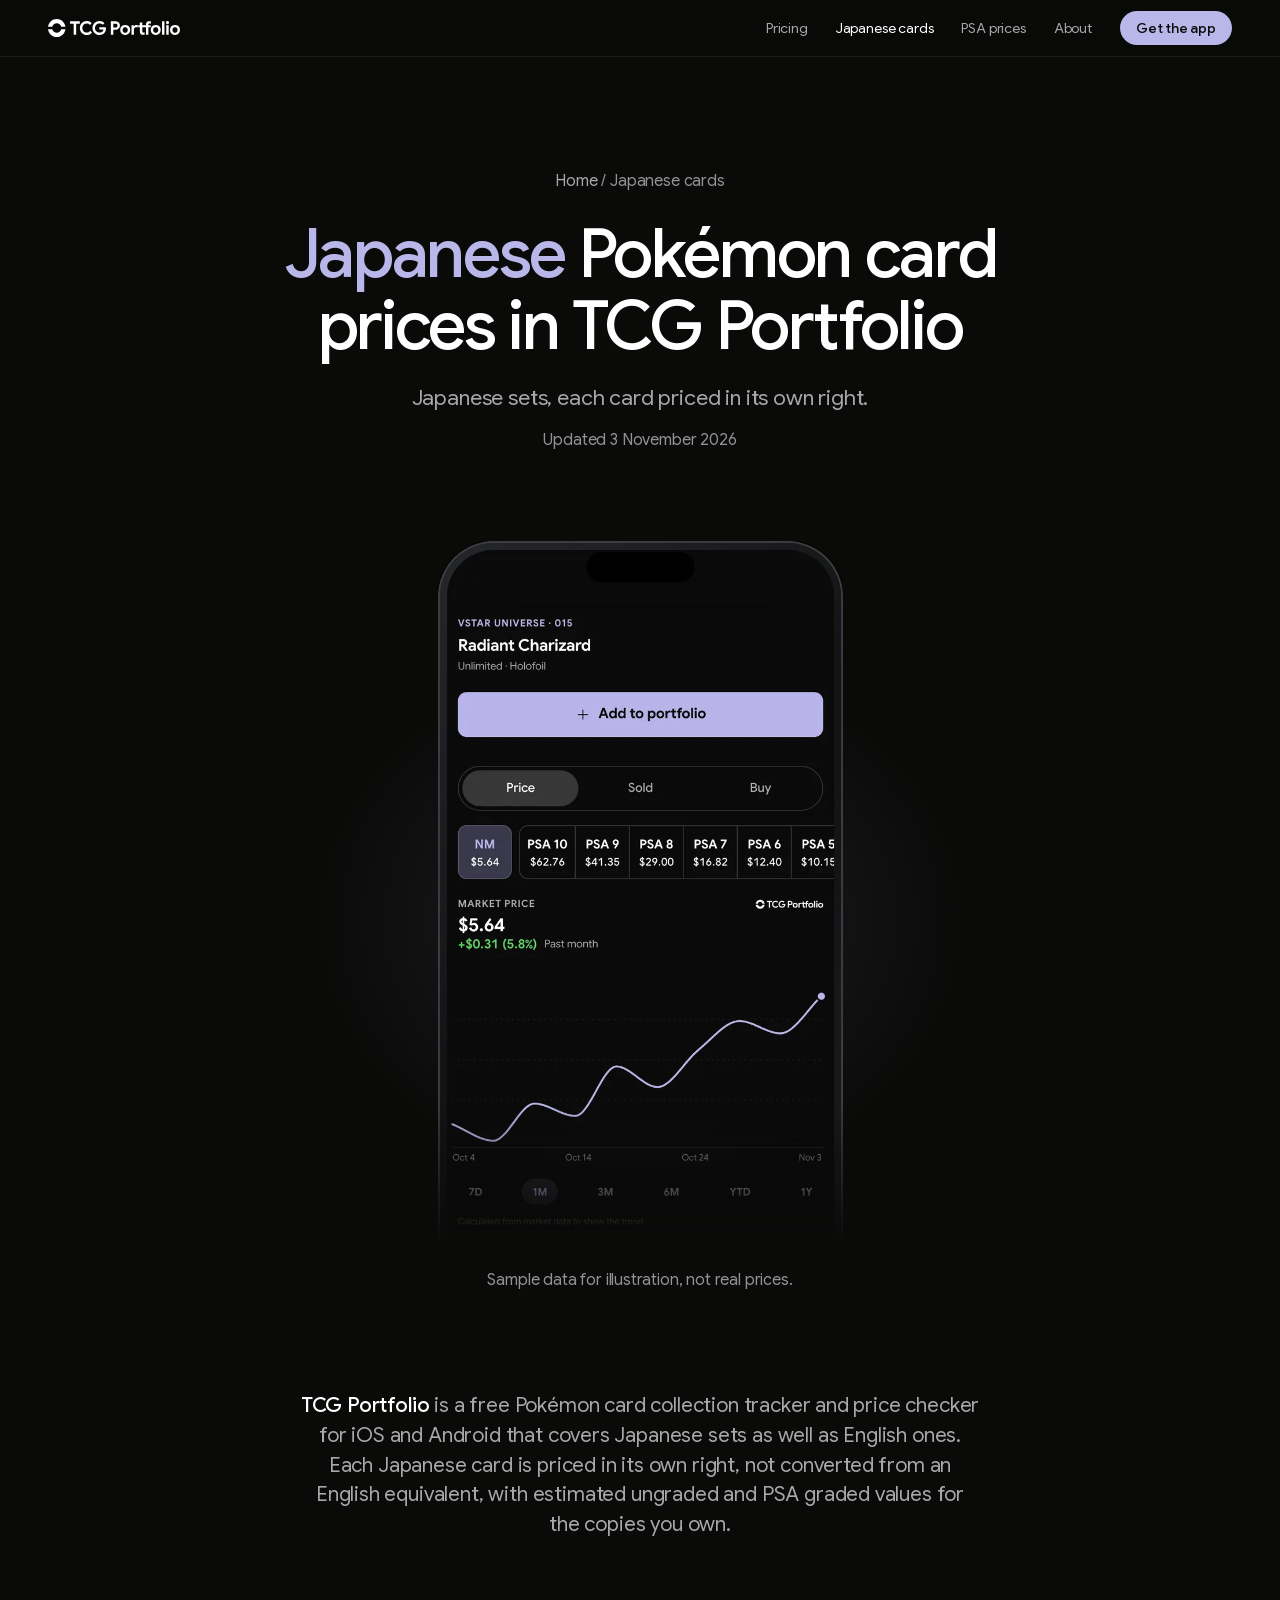
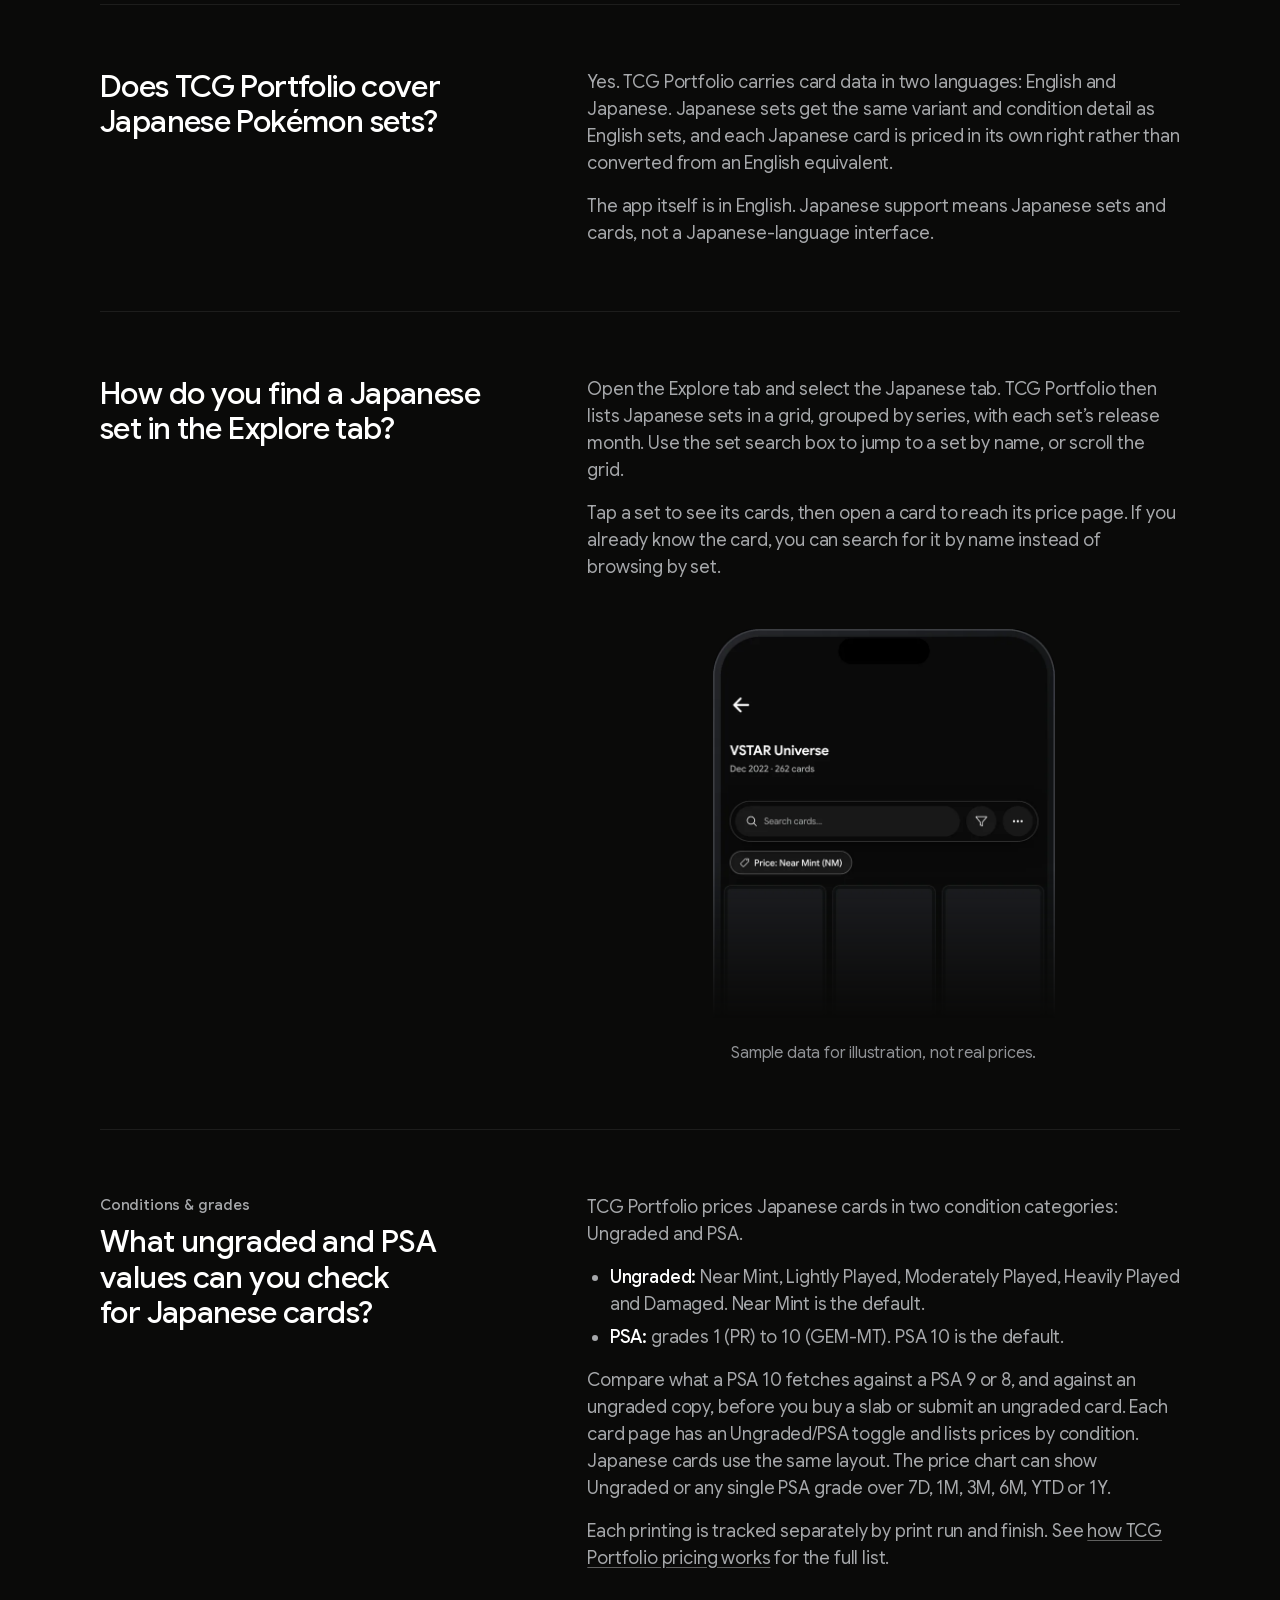
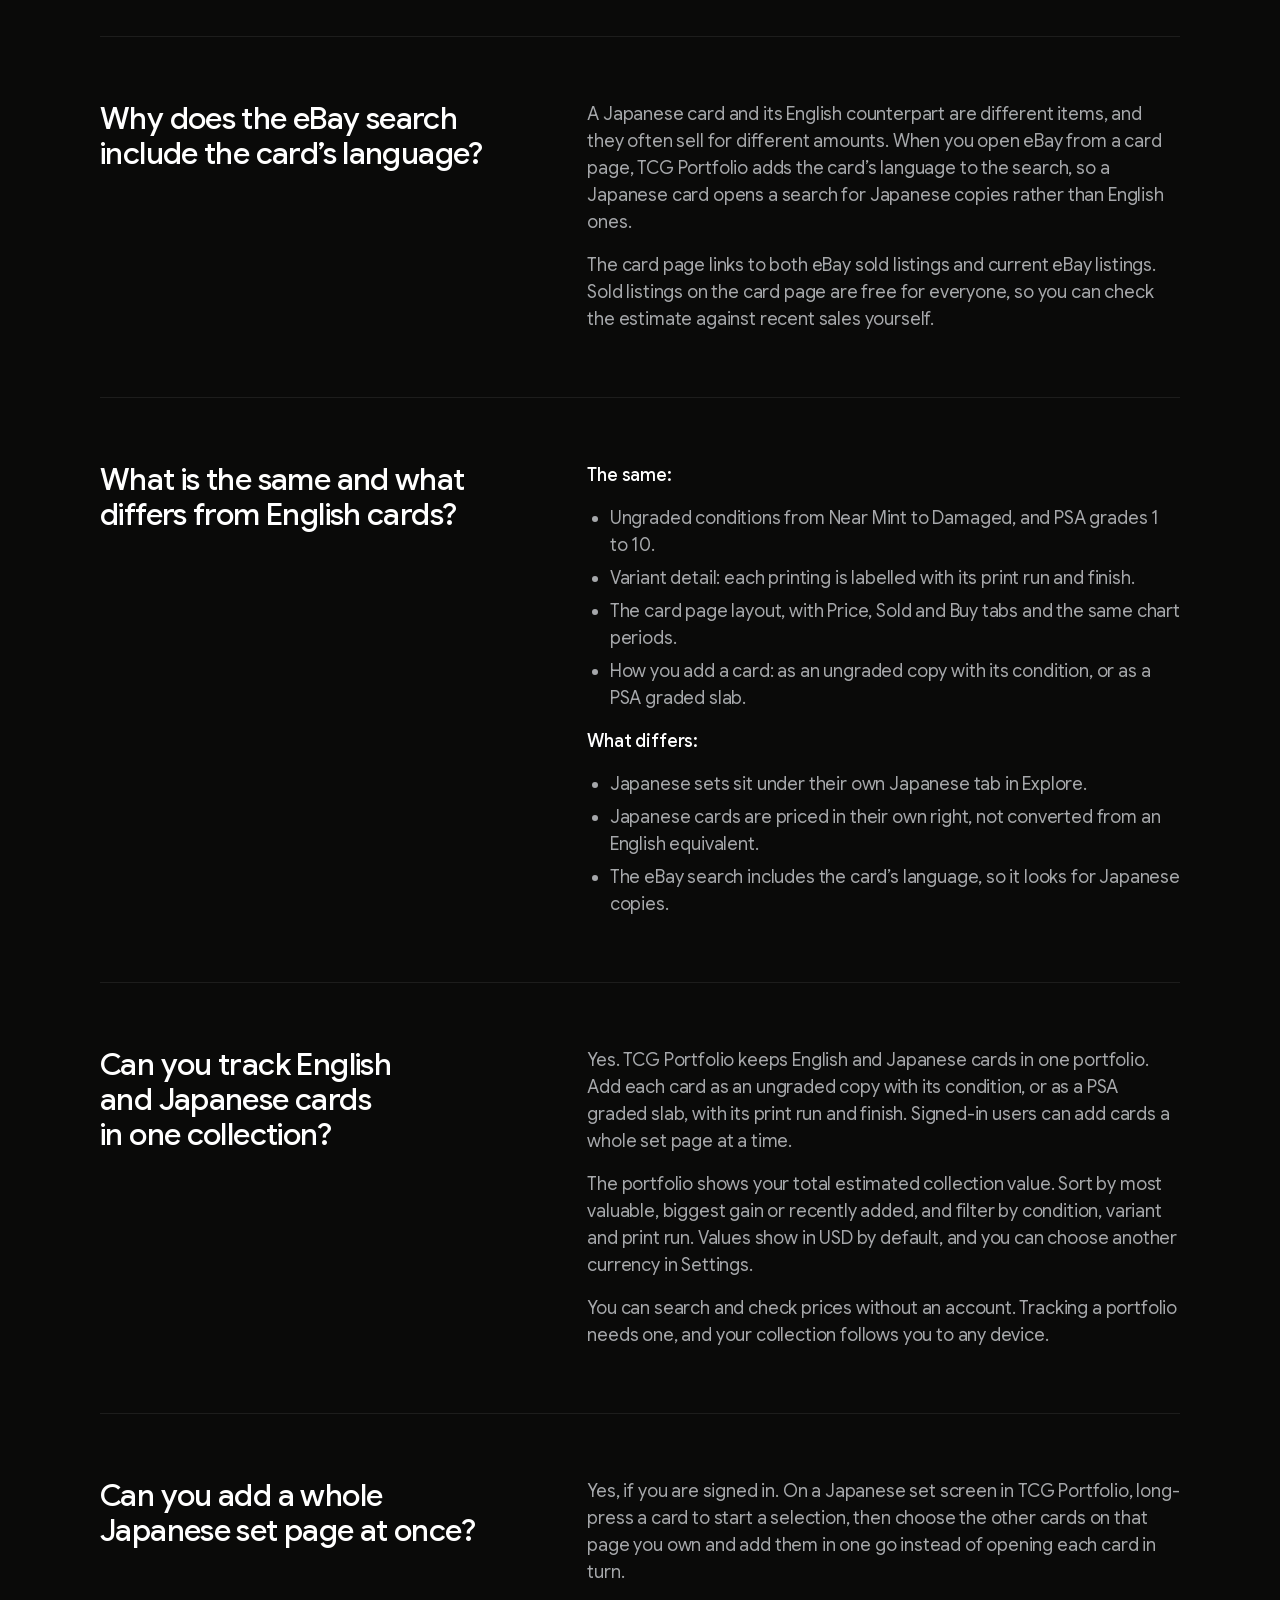
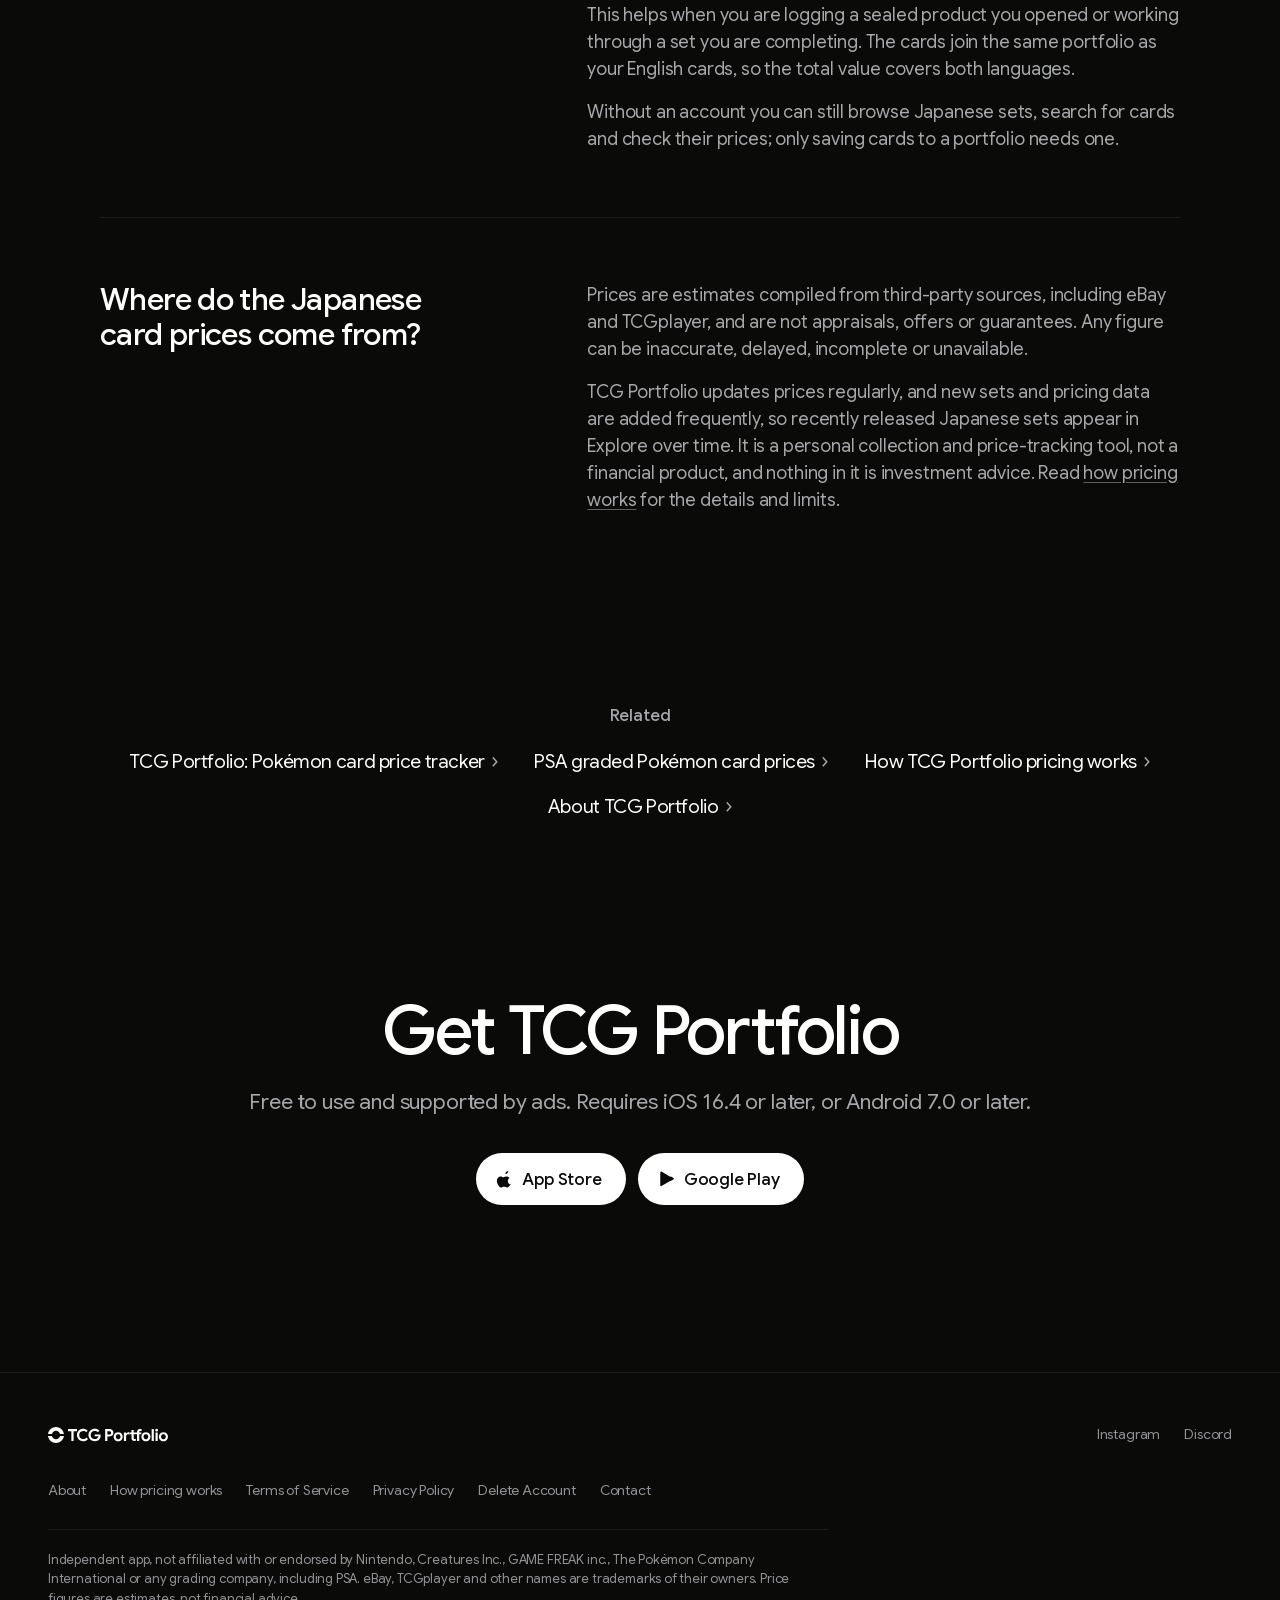
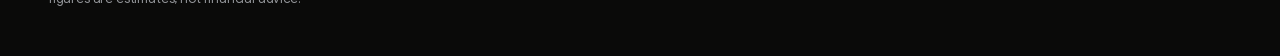
<file: japanese-pokemon-card-prices.html>
<!doctype html>
<html lang="en">
<head>
<meta charset="utf-8">
<title>Japanese Pokémon Card Prices | TCG Portfolio</title>
<meta name="viewport" content="width=device-width, initial-scale=1">
<meta name="description" content="Check estimated prices for Japanese Pokémon cards in TCG Portfolio: ungraded and PSA graded values for Japanese sets, priced in their own right. Free app.">
<link rel="canonical" href="https://tcgportfolio.io/japanese-pokemon-card-prices">
<meta name="theme-color" content="#0a0a09">
<meta name="apple-itunes-app" content="app-id=1601696394">
<meta property="og:type" content="website">
<meta property="og:site_name" content="TCG Portfolio">
<meta property="og:title" content="Japanese Pokémon Card Prices | TCG Portfolio">
<meta property="og:description" content="Check estimated prices for Japanese Pokémon cards in TCG Portfolio: ungraded and PSA graded values for Japanese sets, priced in their own right. Free app.">
<meta property="og:url" content="https://tcgportfolio.io/japanese-pokemon-card-prices">
<meta property="og:image" content="https://tcgportfolio.io/share.png">
<meta property="og:image:width" content="1200">
<meta property="og:image:height" content="630">
<meta property="og:image:alt" content="TCG Portfolio, a Pokémon card price tracker app">
<meta name="twitter:card" content="summary_large_image">
<meta name="twitter:title" content="Japanese Pokémon Card Prices | TCG Portfolio">
<meta name="twitter:description" content="Check estimated prices for Japanese Pokémon cards in TCG Portfolio: ungraded and PSA graded values for Japanese sets, priced in their own right. Free app.">
<link rel="icon" href="/favicon.png" type="image/png">
<link rel="icon" href="/favicon.svg" type="image/svg+xml">
<link rel="apple-touch-icon" href="/logo-512.png">
<script type="application/ld+json">
{
  "@context": "https://schema.org",
  "@graph": [
    {
      "@type": "WebSite",
      "@id": "https://tcgportfolio.io/#website",
      "url": "https://tcgportfolio.io/",
      "name": "TCG Portfolio",
      "inLanguage": "en",
      "publisher": {"@id": "https://tcgportfolio.io/#org"}
    },
    {
      "@type": "Organization",
      "@id": "https://tcgportfolio.io/#org",
      "name": "TCG Portfolio",
      "url": "https://tcgportfolio.io/",
      "logo": "https://tcgportfolio.io/logo-512.png",
      "email": "tcgportfoliodev@gmail.com"
    },
    {
      "@type": "MobileApplication",
      "@id": "https://tcgportfolio.io/#app",
      "name": "TCG Portfolio",
      "alternateName": "TCG Portfolio: Card Tracker",
      "applicationCategory": "ReferenceApplication",
      "operatingSystem": "iOS 16.4 or later, Android 7.0 or later",
      "url": "https://tcgportfolio.io/",
      "publisher": {"@id": "https://tcgportfolio.io/#org"},
      "offers": {"@type": "Offer", "price": "0", "priceCurrency": "USD"}
    },
    {
      "@type": "WebPage",
      "@id": "https://tcgportfolio.io/japanese-pokemon-card-prices#webpage",
      "author": {"@id": "https://tcgportfolio.io/#org"},
      "dateModified": "2026-11-03",
      "url": "https://tcgportfolio.io/japanese-pokemon-card-prices",
      "name": "Japanese Pokémon Card Prices | TCG Portfolio",
      "description": "Check estimated prices for Japanese Pokémon cards in TCG Portfolio: ungraded and PSA graded values for Japanese sets, priced in their own right. Free app.",
      "inLanguage": "en",
      "isPartOf": {"@id": "https://tcgportfolio.io/#website"},
      "about": {"@id": "https://tcgportfolio.io/#app"},
      "primaryImageOfPage": {
        "@type": "ImageObject",
        "@id": "https://tcgportfolio.io/japanese-pokemon-card-prices#primaryimage",
        "url": "https://tcgportfolio.io/img/screens/card-details-radiant-charizard-japanese.webp",
        "contentUrl": "https://tcgportfolio.io/img/screens/card-details-radiant-charizard-japanese.webp",
        "width": 700,
        "height": 1450,
        "caption": "TCG Portfolio card page for Radiant Charizard, VSTAR Universe 015, with sample Near Mint and PSA 10 to PSA 5 prices and a one-month chart. Sample data for illustration, not real prices."
      },
      "image": {"@id": "https://tcgportfolio.io/japanese-pokemon-card-prices#primaryimage"},
      "breadcrumb": {"@id": "https://tcgportfolio.io/japanese-pokemon-card-prices#breadcrumb"}
    },
    {
      "@type": "BreadcrumbList",
      "@id": "https://tcgportfolio.io/japanese-pokemon-card-prices#breadcrumb",
      "itemListElement": [
        {"@type": "ListItem", "position": 1, "name": "Home", "item": "https://tcgportfolio.io/"},
        {"@type": "ListItem", "position": 2, "name": "Japanese Pokémon card prices", "item": "https://tcgportfolio.io/japanese-pokemon-card-prices"}
      ]
    }
  ]
}
</script>
<link rel="preload" as="font" type="font/woff2" crossorigin href="/fonts/google-sans-latin.woff2">
<link rel="stylesheet" href="/styles.css">
<script src="/site.js" defer></script>
</head>
<body>
<a class="skip" href="#main">Skip to content</a>
<svg width="0" height="0" style="position:absolute" aria-hidden="true"><symbol id="g-apple" viewBox="0 0 24 24"><path fill="currentColor" d="M16.3 1.2c.1 1.1-.3 2.1-1 2.9-.7.8-1.8 1.4-2.8 1.3-.1-1 .4-2.1 1-2.8.8-.9 2-1.4 2.8-1.4zm3.6 16.8c-.5 1.1-1 2-1.8 2.9-1 1.2-2 2.4-3.6 2.4-1.5 0-2-.9-3.7-.9-1.7 0-2.3.9-3.7 1-1.5.1-2.6-1.3-3.6-2.5-1.9-2.4-3.4-6.8-1.4-9.8 1-1.5 2.7-2.4 4.3-2.4 1.6 0 2.6 1 3.9 1 1.3 0 2.1-1 3.9-.9 1.4 0 2.9.7 3.9 2-3.4 1.9-2.8 6.9.3 8.2z"/></symbol><symbol id="g-play" viewBox="0 0 24 24"><path fill="currentColor" d="M3.6 2.6c-.4.2-.6.6-.6 1v16.8c0 .4.2.8.6 1L13 12 3.6 2.6zm13.2 6.6L13 12l3.8 2.8 3.8-2.2c.5-.3.8-.9.5-1.5-.1-.2-.3-.4-.5-.5l-3.8-2.4zM3.6 21.4c.3.2.7.2 1 0l12.2-7.1L13 12 3.6 21.4zM3.6 2.6 13 12l3.8-2.8L4.6 2.1c-.3-.2-.7-.2-1 .1z"/></symbol></svg>

<header class="nav">
  <div class="wrap nav-inner">
    <a class="nav-logo" href="/"><img src="/logo.svg" alt="TCG Portfolio" width="132" height="18"></a>
    <nav class="nav-links" id="nav-links" aria-label="Main">
      <a href="/how-pricing-works">Pricing</a>
      <a href="/japanese-pokemon-card-prices" aria-current="page">Japanese cards</a>
      <a href="/psa-graded-pokemon-card-prices">PSA prices</a>
      <a href="/about">About</a>
    </nav>
    <a class="pill pill--lav nav-cta" href="#download">Get the app</a>
    <button class="nav-toggle" type="button" aria-expanded="false" aria-controls="nav-links" aria-label="Open menu">
      <svg class="i-open" viewBox="0 0 20 20" fill="none" stroke="currentColor" stroke-width="1.6" stroke-linecap="round" aria-hidden="true"><path d="M3 7h14M3 13h14"/></svg>
      <svg class="i-close" viewBox="0 0 20 20" fill="none" stroke="currentColor" stroke-width="1.6" stroke-linecap="round" aria-hidden="true"><path d="M5 5l10 10M15 5L5 15"/></svg>
    </button>
  </div>
</header>

<main id="main">
  <section class="opener">
    <div class="wrap">
      <nav class="crumbs type-fine" aria-label="Breadcrumb"><a href="/">Home</a> / <span aria-current="page">Japanese cards</span></nav>
      <h1 class="type-statement"><em>Japanese</em> Pokémon card prices in TCG Portfolio</h1>
      <p class="type-sub">Japanese sets, each card priced in its own right.</p>
      <p class="type-fine byline">Updated <time datetime="2026-11-03">3 November 2026</time></p>
    </div>
    <figure class="stage stage--hero">
      <div class="crop" style="--z:var(--z-hero);--crop:.84"><img src="/img/screens/card-details-radiant-charizard-japanese.webp" width="700" height="1450" fetchpriority="high" style="display:block;width:100%;height:auto" alt="TCG Portfolio card page for Radiant Charizard, VSTAR Universe 015, with sample Near Mint and PSA 10 to PSA 5 prices and a one-month chart"></div>
      <figcaption class="type-fine">Sample data for illustration, not real prices.</figcaption>
    </figure>
  </section>

  <div class="ed">
    <section class="ed-row ed-intro reveal">
      <div class="prose">
        <p><strong>TCG Portfolio</strong> is a free Pokémon card collection tracker and price checker for iOS and Android that covers Japanese sets as well as English ones. Each Japanese card is priced in its own right, not converted from an English equivalent, with estimated ungraded and PSA graded values for the copies you own.</p>
      </div>
    </section>

    <section class="ed-row reveal">
      <h2>Does TCG Portfolio cover Japanese Pokémon sets?</h2>
      <div class="prose">
        <p>Yes. TCG Portfolio carries card data in two languages: English and Japanese. Japanese sets get the same variant and condition detail as English sets, and each Japanese card is priced in its own right rather than converted from an English equivalent.</p>
        <p>The app itself is in English. Japanese support means Japanese sets and cards, not a Japanese-language interface.</p>
      </div>
    </section>

    <section class="ed-row reveal">
      <h2>How do you find a Japanese set in the Explore tab?</h2>
      <div class="prose">
        <p>Open the Explore tab and select the Japanese tab. TCG Portfolio then lists Japanese sets in a grid, grouped by series, with each set’s release month. Use the set search box to jump to a set by name, or scroll the grid.</p>
        <p>Tap a set to see its cards, then open a card to reach its price page. If you already know the card, you can search for it by name instead of browsing by set.</p>
        <figure class="stage" style="margin-top:48px">
          <div class="crop" style="--z:var(--z-feature);--crop:.55"><img src="/img/screens/japanese-set-cards-grid.webp" width="700" height="1450" loading="lazy" decoding="async" style="display:block;width:100%;height:auto" alt="TCG Portfolio Explore view of the Japanese set VSTAR Universe, a grid of cards with sample Near Mint prices and card numbers"></div>
        <figcaption class="type-fine">Sample data for illustration, not real prices.</figcaption>
        </figure>
      </div>
    </section>

    <section class="ed-row reveal">
      <div>
        <p class="type-label">Conditions &amp; grades</p>
        <h2>What ungraded and PSA values can you check for Japanese cards?</h2>
      </div>
      <div class="prose">
        <p>TCG Portfolio prices Japanese cards in two condition categories: Ungraded and PSA.</p>
        <ul>
          <li><strong>Ungraded:</strong> Near Mint, Lightly Played, Moderately Played, Heavily Played and Damaged. Near Mint is the default.</li>
          <li><strong>PSA:</strong> grades 1 (PR) to 10 (GEM-MT). PSA 10 is the default.</li>
        </ul>
        <p>Compare what a PSA 10 fetches against a PSA 9 or 8, and against an ungraded copy, before you buy a slab or submit an ungraded card. Each card page has an Ungraded/PSA toggle and lists prices by condition. Japanese cards use the same layout. The price chart can show Ungraded or any single PSA grade over 7D, 1M, 3M, 6M, YTD or 1Y.</p>
        <p>Each printing is tracked separately by print run and finish. See <a href="/how-pricing-works">how TCG Portfolio pricing works</a> for the full list.</p>
      </div>
    </section>

    <section class="ed-row reveal">
      <h2>Why does the eBay search include the card’s language?</h2>
      <div class="prose">
        <p>A Japanese card and its English counterpart are different items, and they often sell for different amounts. When you open eBay from a card page, TCG Portfolio adds the card’s language to the search, so a Japanese card opens a search for Japanese copies rather than English ones.</p>
        <p>The card page links to both eBay sold listings and current eBay listings. Sold listings on the card page are free for everyone, so you can check the estimate against recent sales yourself.</p>
      </div>
    </section>

    <section class="ed-row reveal">
      <h2>What is the same and what differs from English cards?</h2>
      <div class="prose">
        <p><strong>The same:</strong></p>
        <ul>
          <li>Ungraded conditions from Near Mint to Damaged, and PSA grades 1 to 10.</li>
          <li>Variant detail: each printing is labelled with its print run and finish.</li>
          <li>The card page layout, with Price, Sold and Buy tabs and the same chart periods.</li>
          <li>How you add a card: as an ungraded copy with its condition, or as a PSA graded slab.</li>
        </ul>
        <p><strong>What differs:</strong></p>
        <ul>
          <li>Japanese sets sit under their own Japanese tab in Explore.</li>
          <li>Japanese cards are priced in their own right, not converted from an English equivalent.</li>
          <li>The eBay search includes the card’s language, so it looks for Japanese copies.</li>
        </ul>
      </div>
    </section>

    <section class="ed-row reveal">
      <h2>Can you track English and Japanese cards in one collection?</h2>
      <div class="prose">
        <p>Yes. TCG Portfolio keeps English and Japanese cards in one portfolio. Add each card as an ungraded copy with its condition, or as a PSA graded slab, with its print run and finish. Signed-in users can add cards a whole set page at a time.</p>
        <p>The portfolio shows your total estimated collection value. Sort by most valuable, biggest gain or recently added, and filter by condition, variant and print run. Values show in USD by default, and you can choose another currency in Settings.</p>
        <p>You can search and check prices without an account. Tracking a portfolio needs one, and your collection follows you to any device.</p>
      </div>
    </section>

    <section class="ed-row reveal">
      <h2>Can you add a whole Japanese set page at once?</h2>
      <div class="prose">
        <p>Yes, if you are signed in. On a Japanese set screen in TCG Portfolio, long-press a card to start a selection, then choose the other cards on that page you own and add them in one go instead of opening each card in turn.</p>
        <p>This helps when you are logging a sealed product you opened or working through a set you are completing. The cards join the same portfolio as your English cards, so the total value covers both languages.</p>
        <p>Without an account you can still browse Japanese sets, search for cards and check their prices; only saving cards to a portfolio needs one.</p>
      </div>
    </section>

    <section class="ed-row reveal">
      <h2>Where do the Japanese card prices come from?</h2>
      <div class="prose">
        <p>Prices are estimates compiled from third-party sources, including eBay and TCGplayer, and are not appraisals, offers or guarantees. Any figure can be inaccurate, delayed, incomplete or unavailable.</p>
        <p>TCG Portfolio updates prices regularly, and new sets and pricing data are added frequently, so recently released Japanese sets appear in Explore over time. It is a personal collection and price-tracking tool, not a financial product, and nothing in it is investment advice. Read <a href="/how-pricing-works">how pricing works</a> for the details and limits.</p>
      </div>
    </section>
  </div>

  <nav class="sec sec--quiet" aria-labelledby="related-title">
    <div class="wrap">
      <h2 class="type-label" id="related-title">Related</h2>
      <ul class="links">
        <li><a href="/">TCG Portfolio: Pokémon card price tracker</a></li>
        <li><a href="/psa-graded-pokemon-card-prices">PSA graded Pokémon card prices</a></li>
        <li><a href="/how-pricing-works">How TCG Portfolio pricing works</a></li>
        <li><a href="/about">About TCG Portfolio</a></li>
      </ul>
    </div>
  </nav>

  <section class="sec" id="download" aria-labelledby="cta-title">
    <div class="wrap">
      <h2 class="type-statement reveal" id="cta-title">Get TCG Portfolio</h2>
      <p class="type-sub reveal">Free to use and supported by ads. Requires iOS 16.4 or later, or Android 7.0 or later.</p>
      <div class="stores reveal">
        <a class="pill pill--store" href="https://apps.apple.com/app/apple-store/id1601696394?pt=122576197&amp;ct=japanese-prices&amp;mt=8"><svg viewBox="0 0 24 24" aria-hidden="true"><use href="#g-apple"/></svg>App Store</a>
        <a class="pill pill--store" href="https://play.google.com/store/apps/details?id=com.tcgportfolioreact&amp;referrer=utm_source%3Dtcgportfolio.io%26utm_medium%3Dwebsite%26utm_campaign%3Djapanese-prices"><svg viewBox="0 0 24 24" aria-hidden="true"><use href="#g-play"/></svg>Google Play</a>
      </div>
    </div>
  </section>
</main>

<footer class="footer">
  <div class="wrap">
    <div class="footer-top">
      <a class="nav-logo" href="/"><img src="/logo.svg" alt="TCG Portfolio" width="132" height="18" loading="lazy"></a>
      <nav class="footer-links" aria-label="Social">
        <a href="https://www.instagram.com/tcg_portfolio/">Instagram</a>
        <a href="https://discord.gg/KDzCF89WP8">Discord</a>
      </nav>
    </div>
    <nav class="footer-links" aria-label="Site">
      <a href="/about">About</a>
      <a href="/how-pricing-works">How pricing works</a>
      <a href="/terms">Terms of Service</a>
      <a href="/privacy">Privacy Policy</a>
      <a href="/delete-account">Delete Account</a>
      <a href="mailto:tcgportfoliodev@gmail.com">Contact</a>
    </nav>
    <p class="disclaimer">Independent app, not affiliated with or endorsed by Nintendo, Creatures Inc., GAME FREAK inc., The Pokémon Company International or any grading company, including PSA. eBay, TCGplayer and other names are trademarks of their owners. Price figures are estimates, not financial advice.</p>
  </div>
</footer>
</body>
</html>
</file>
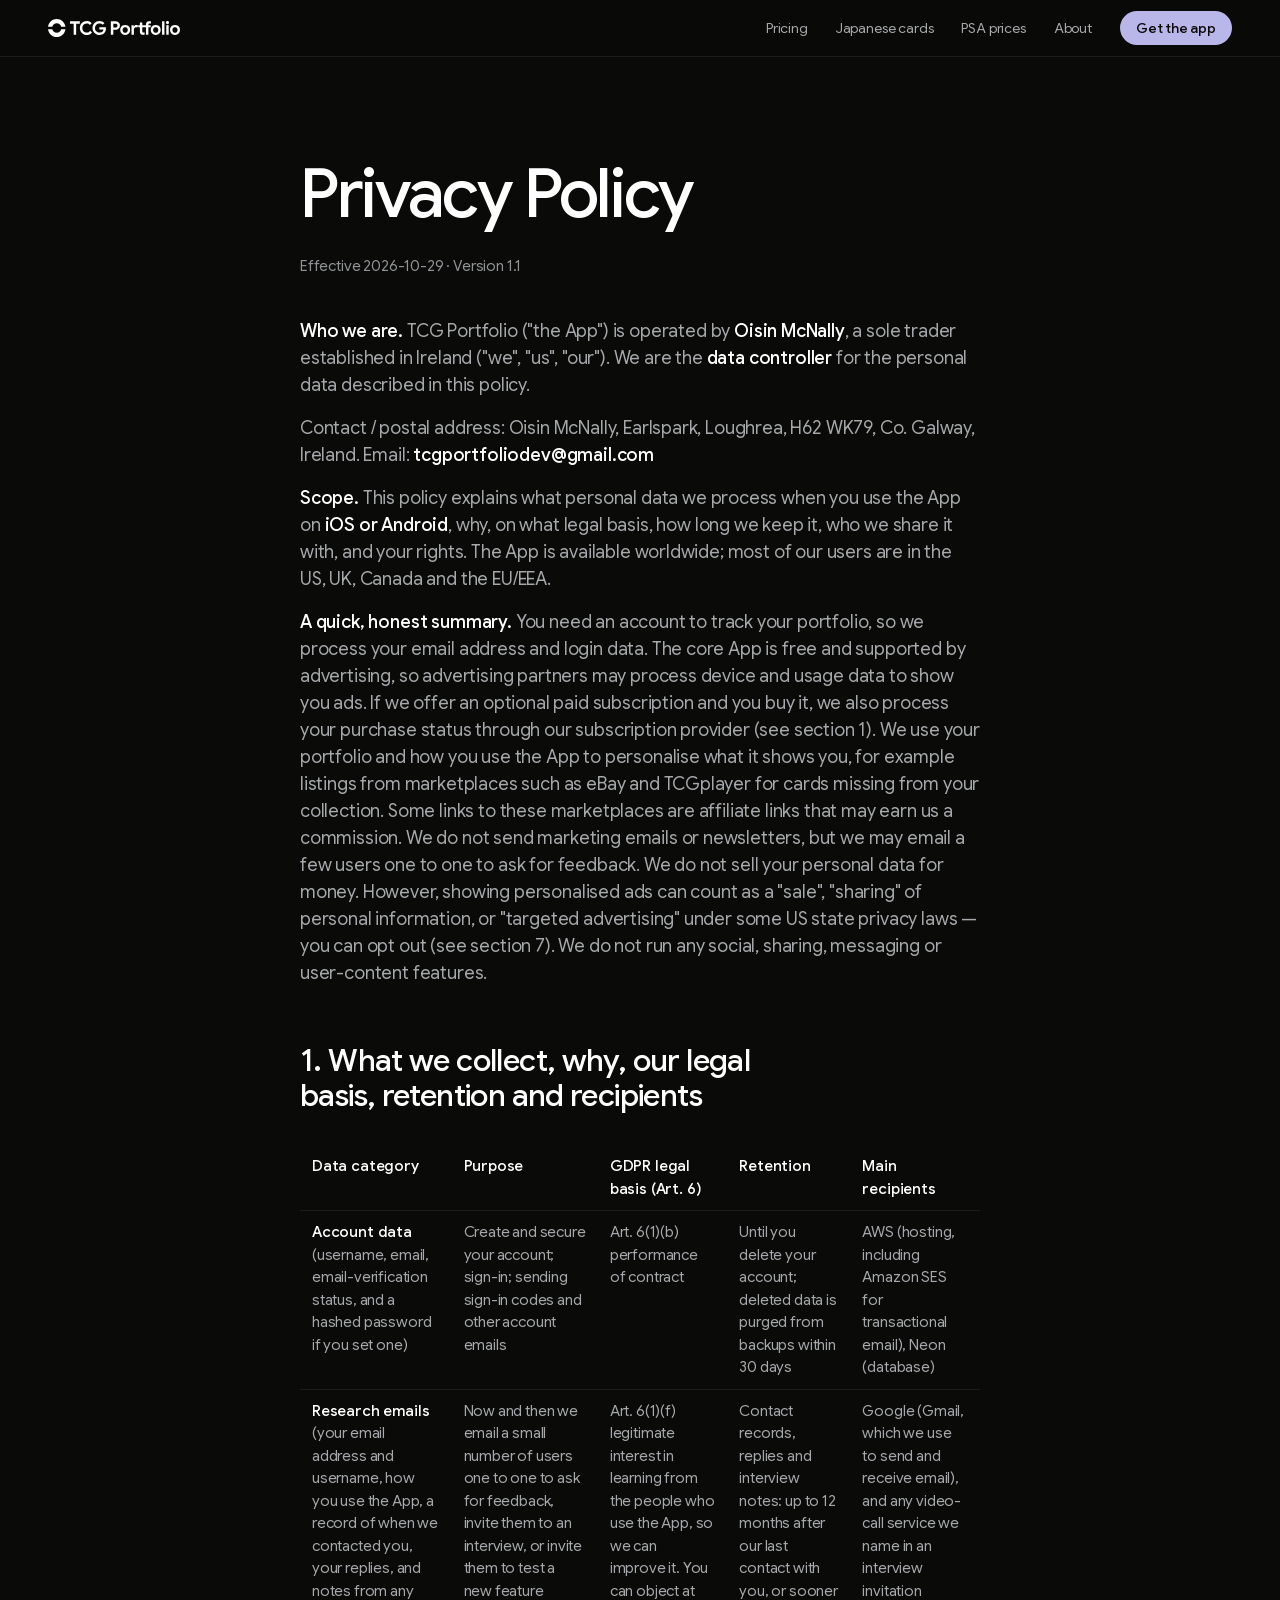
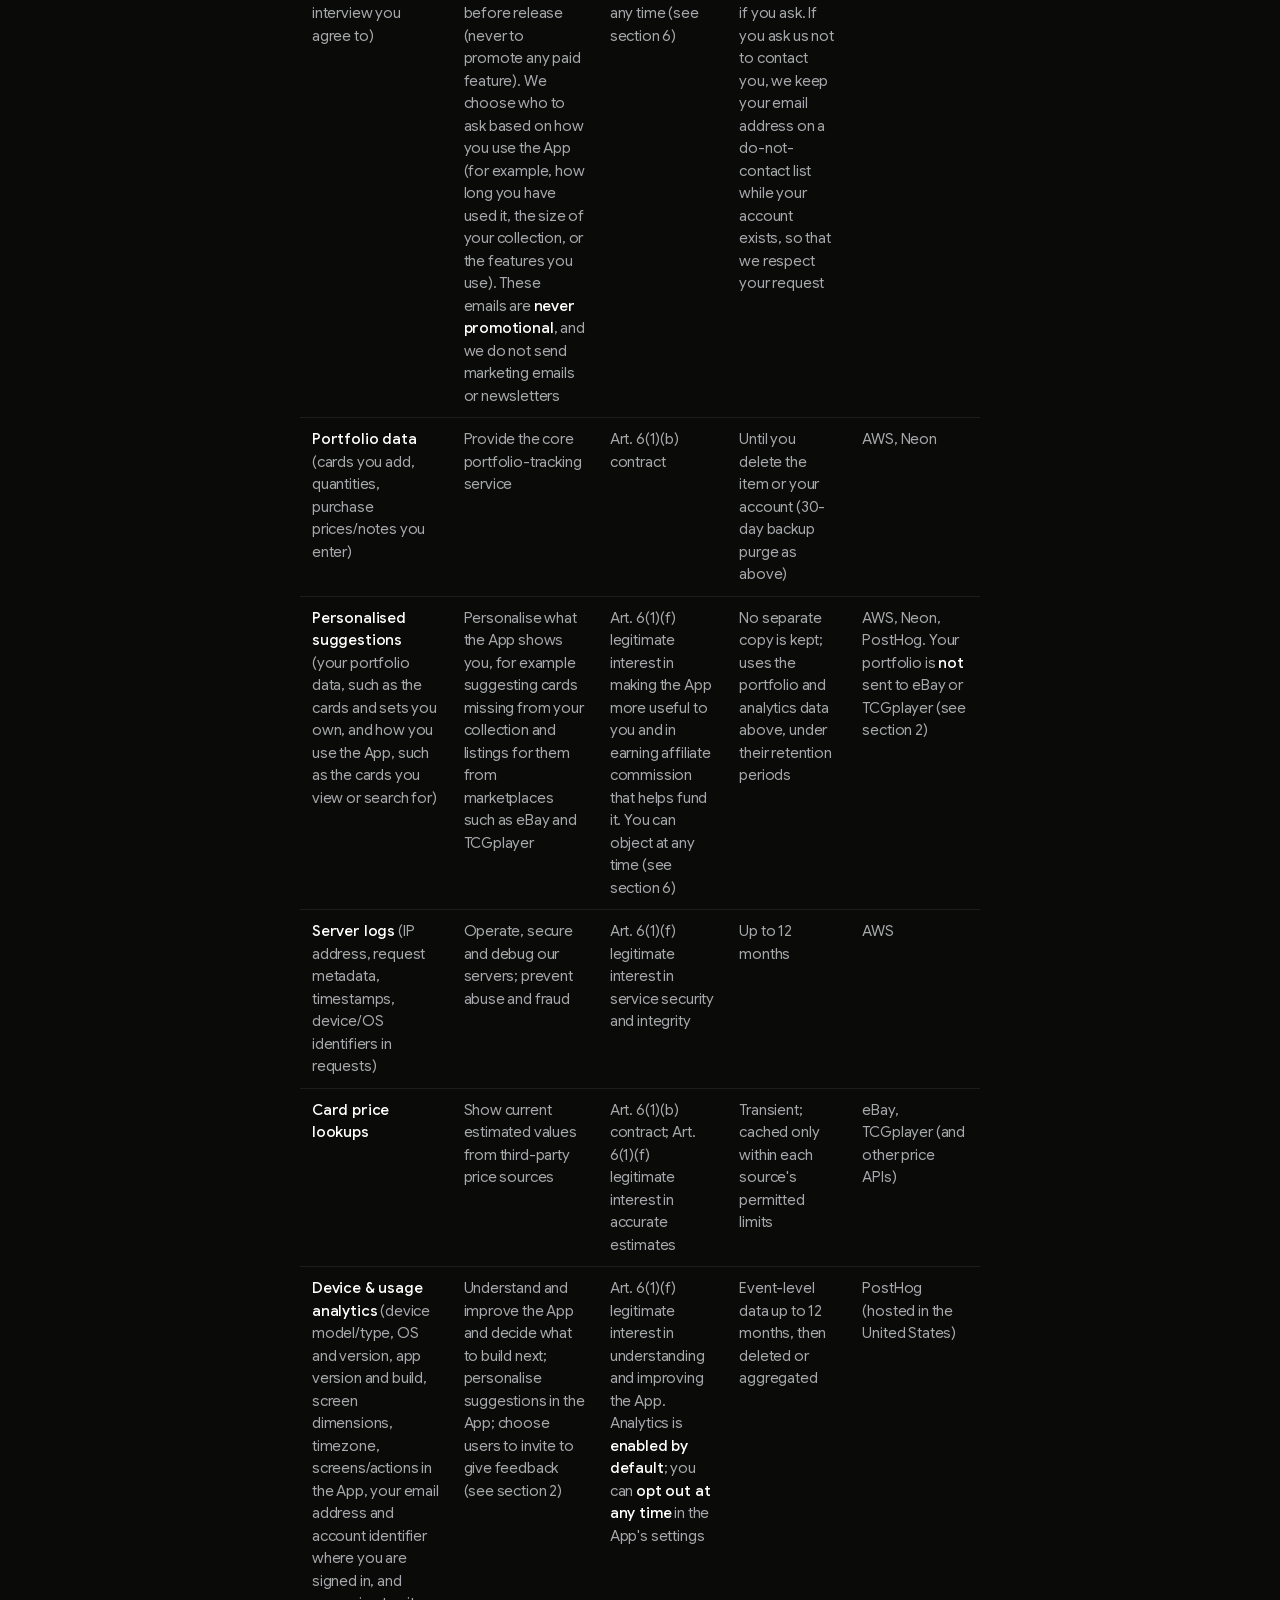
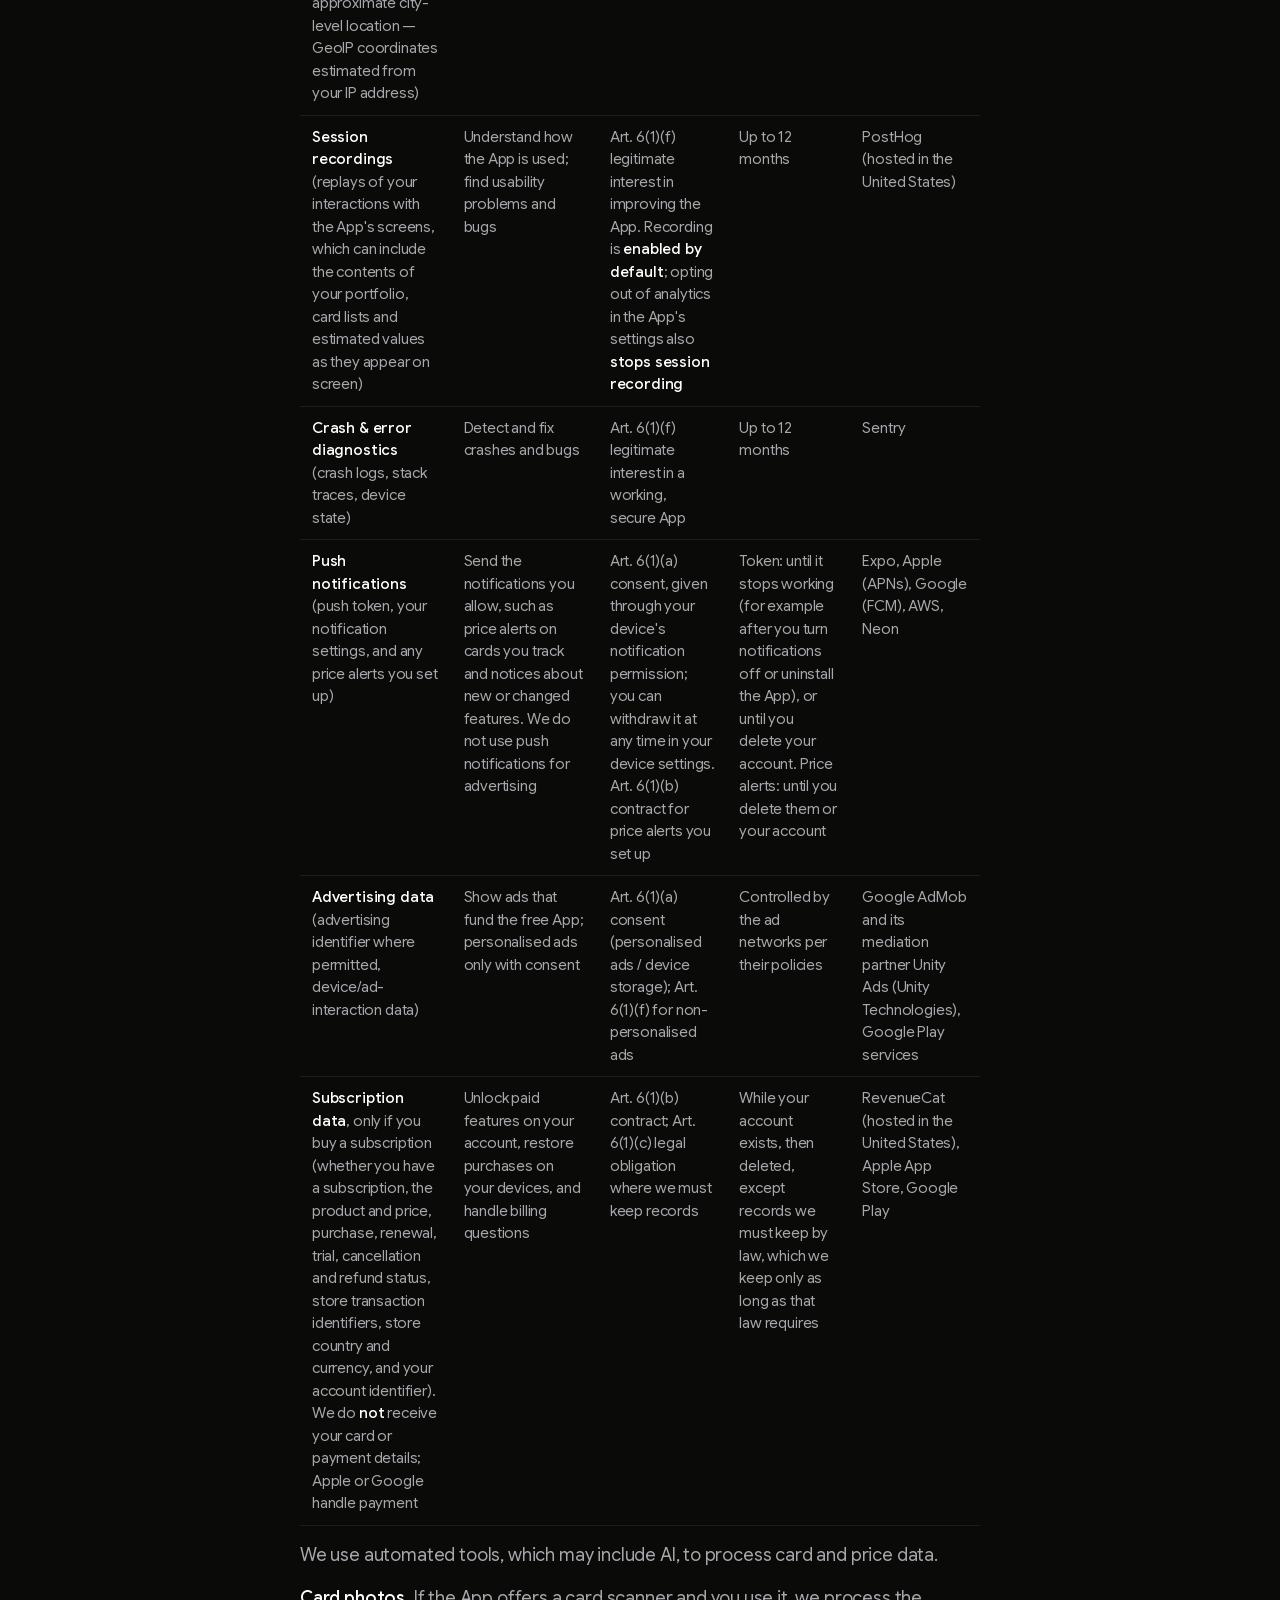
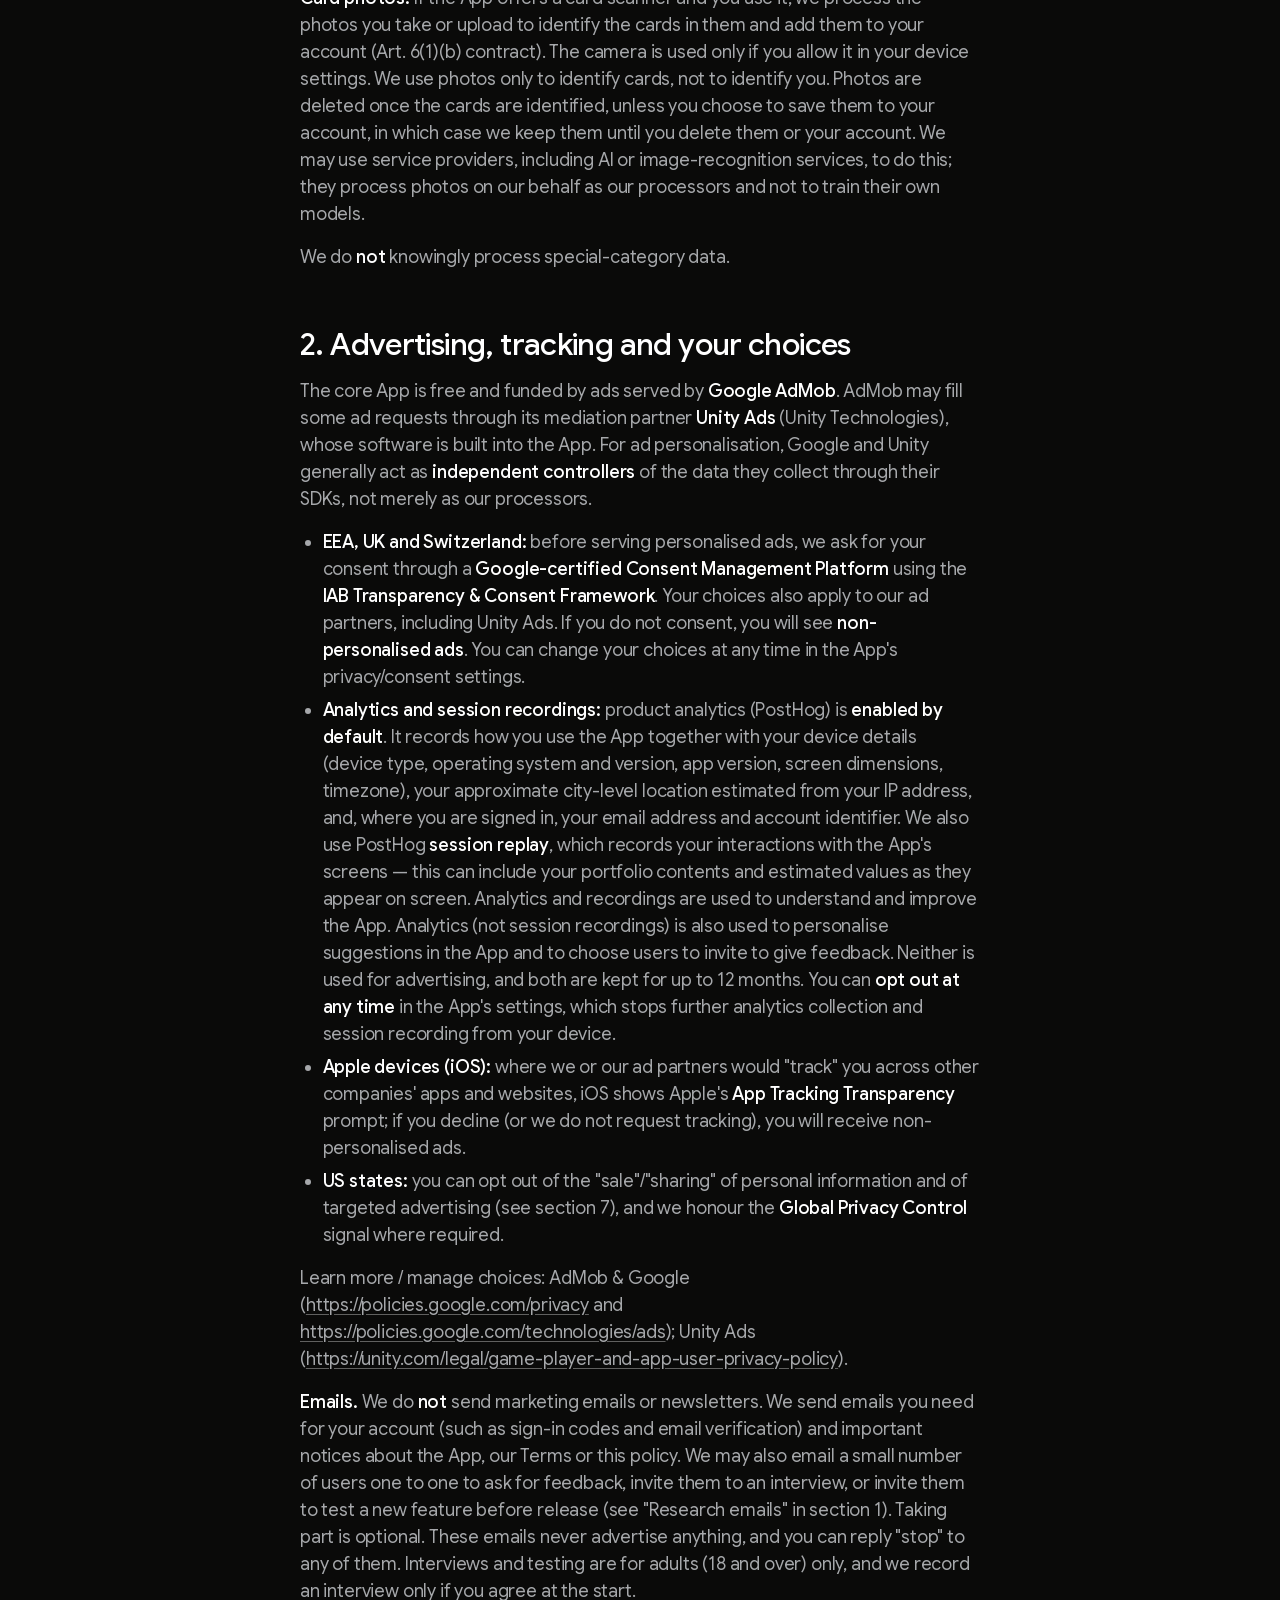
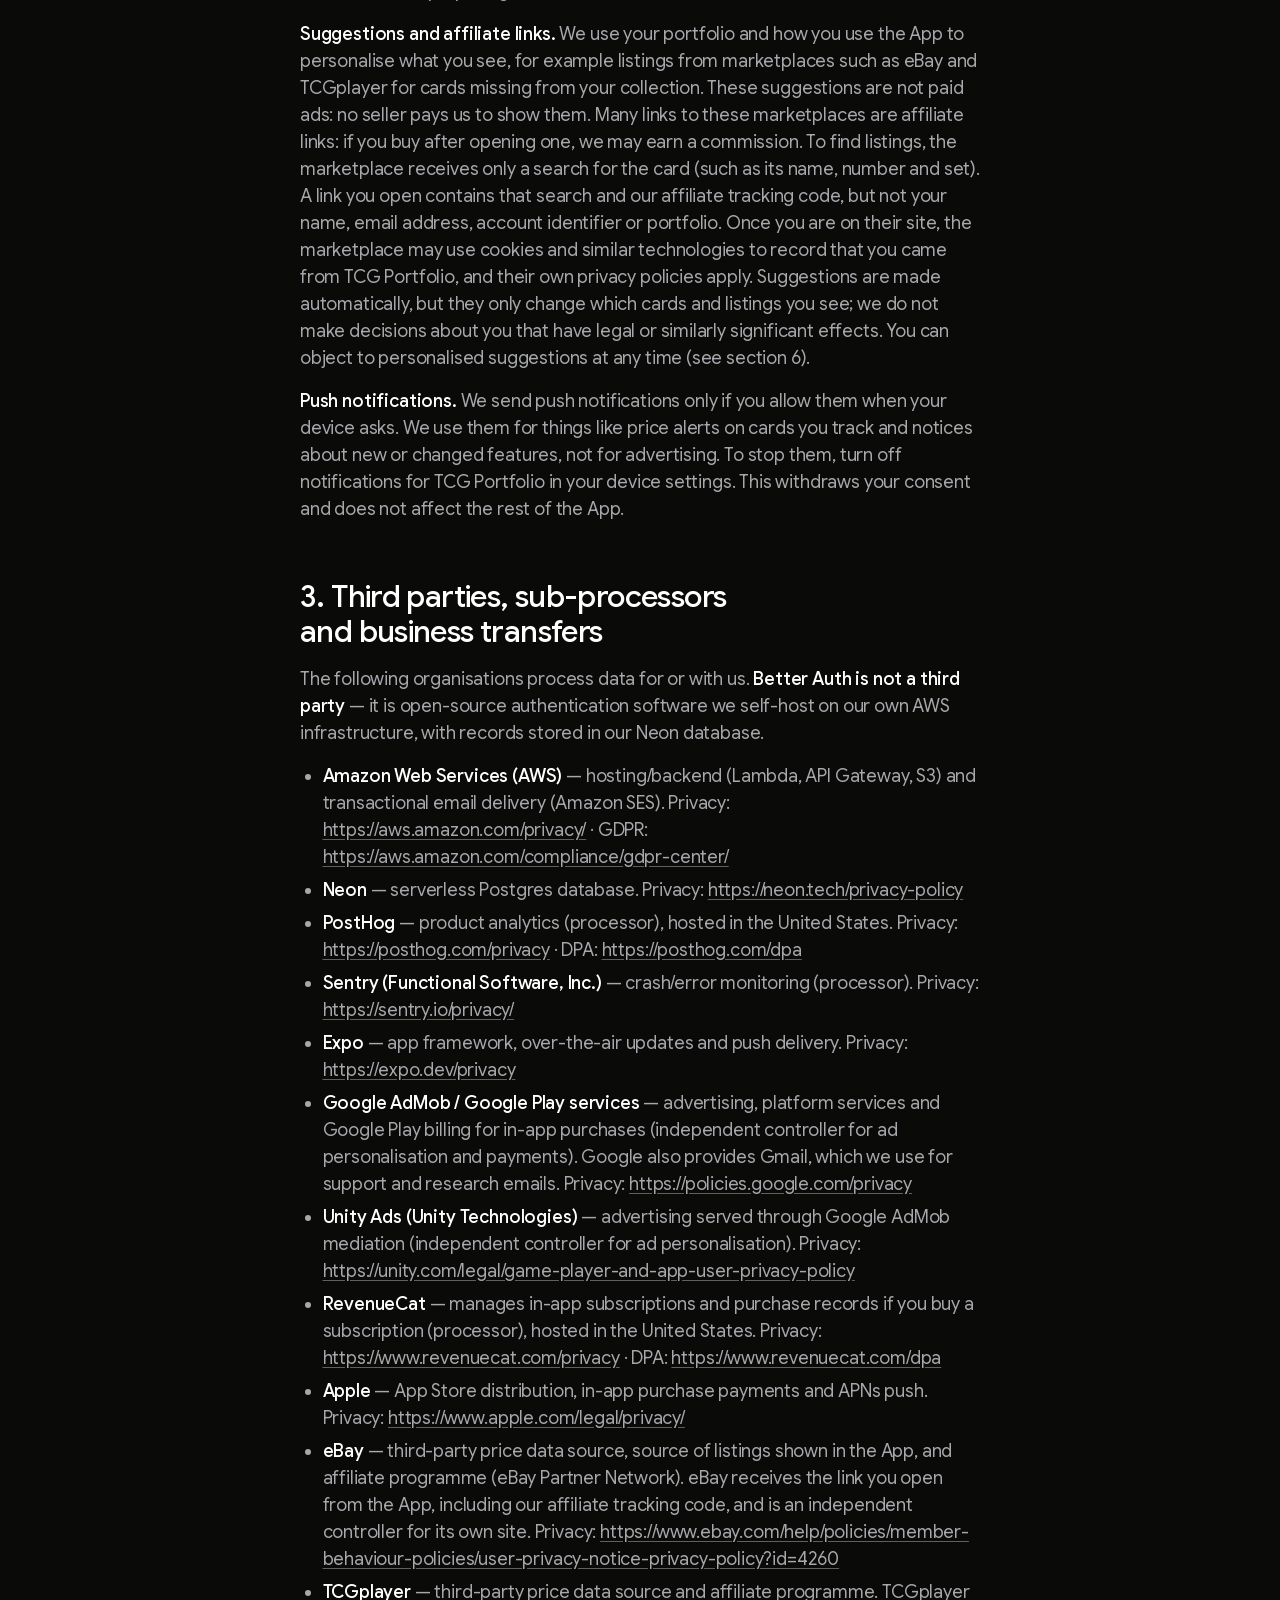
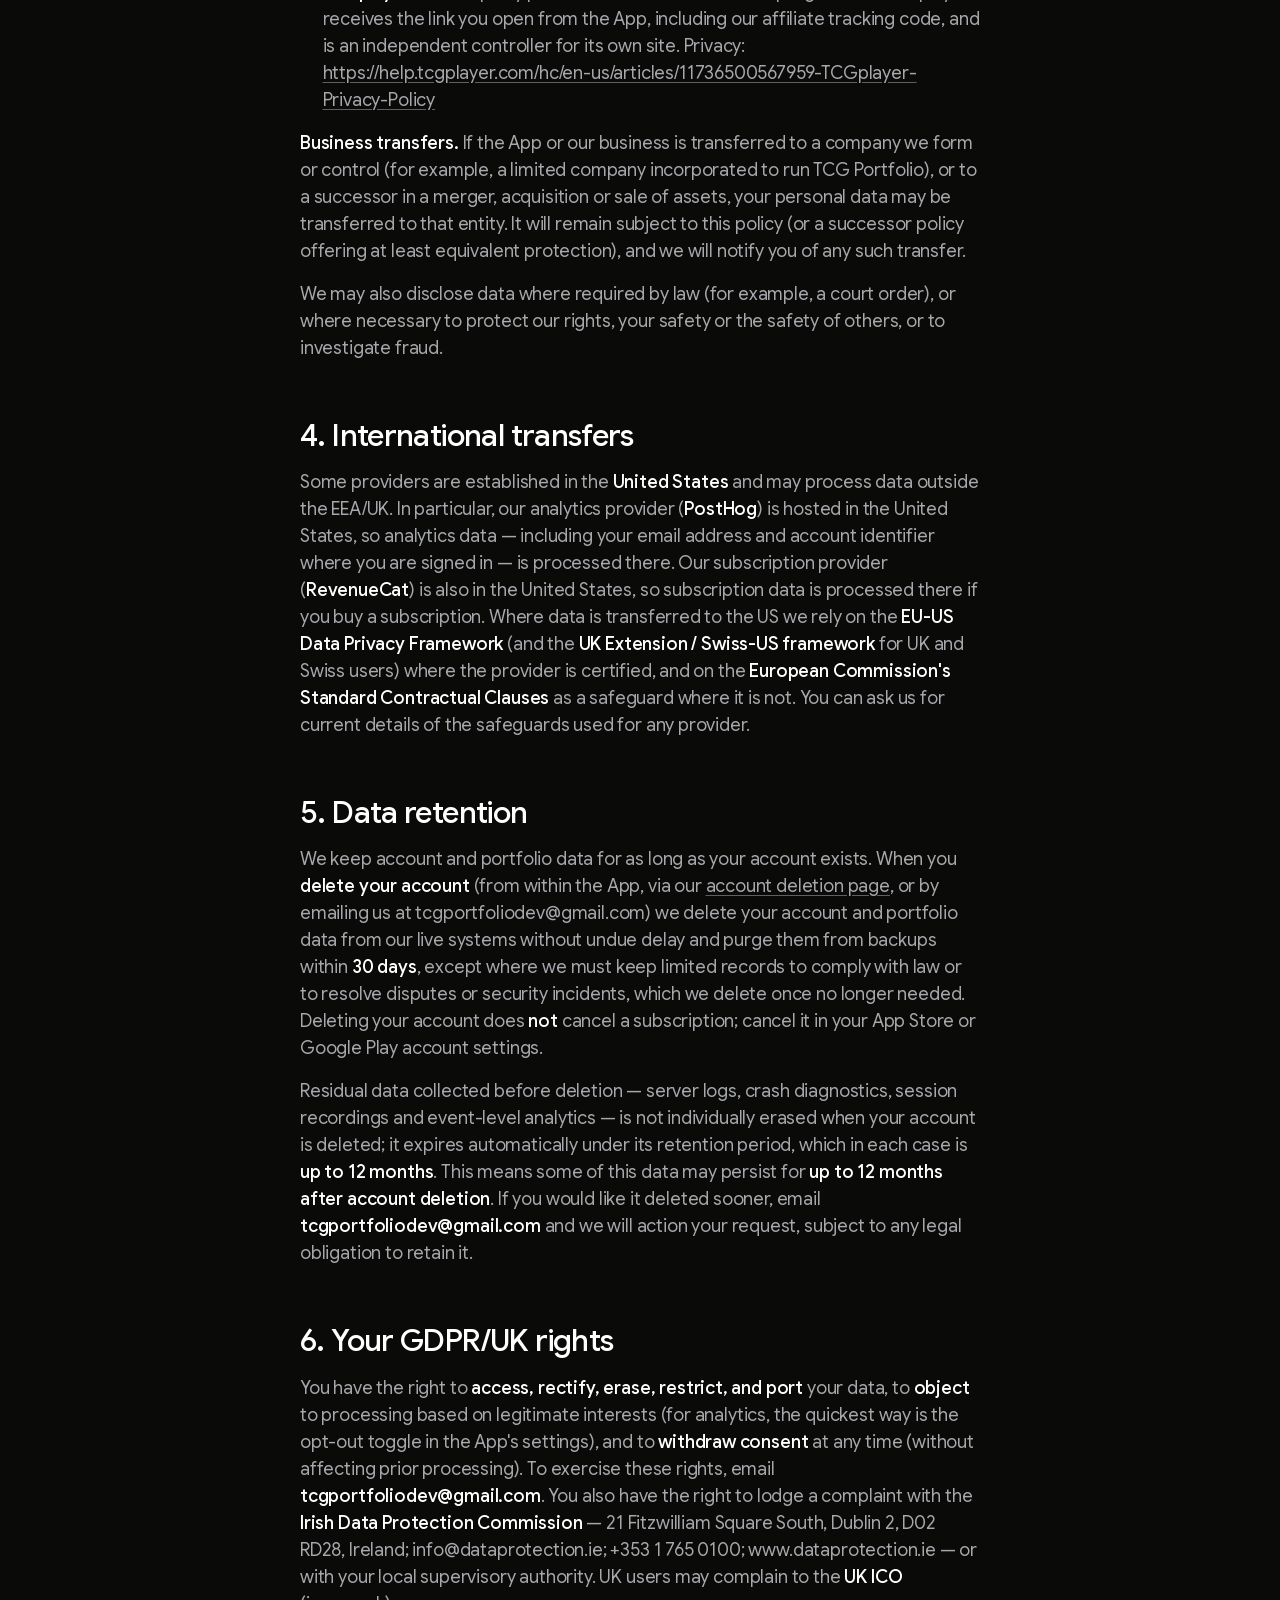
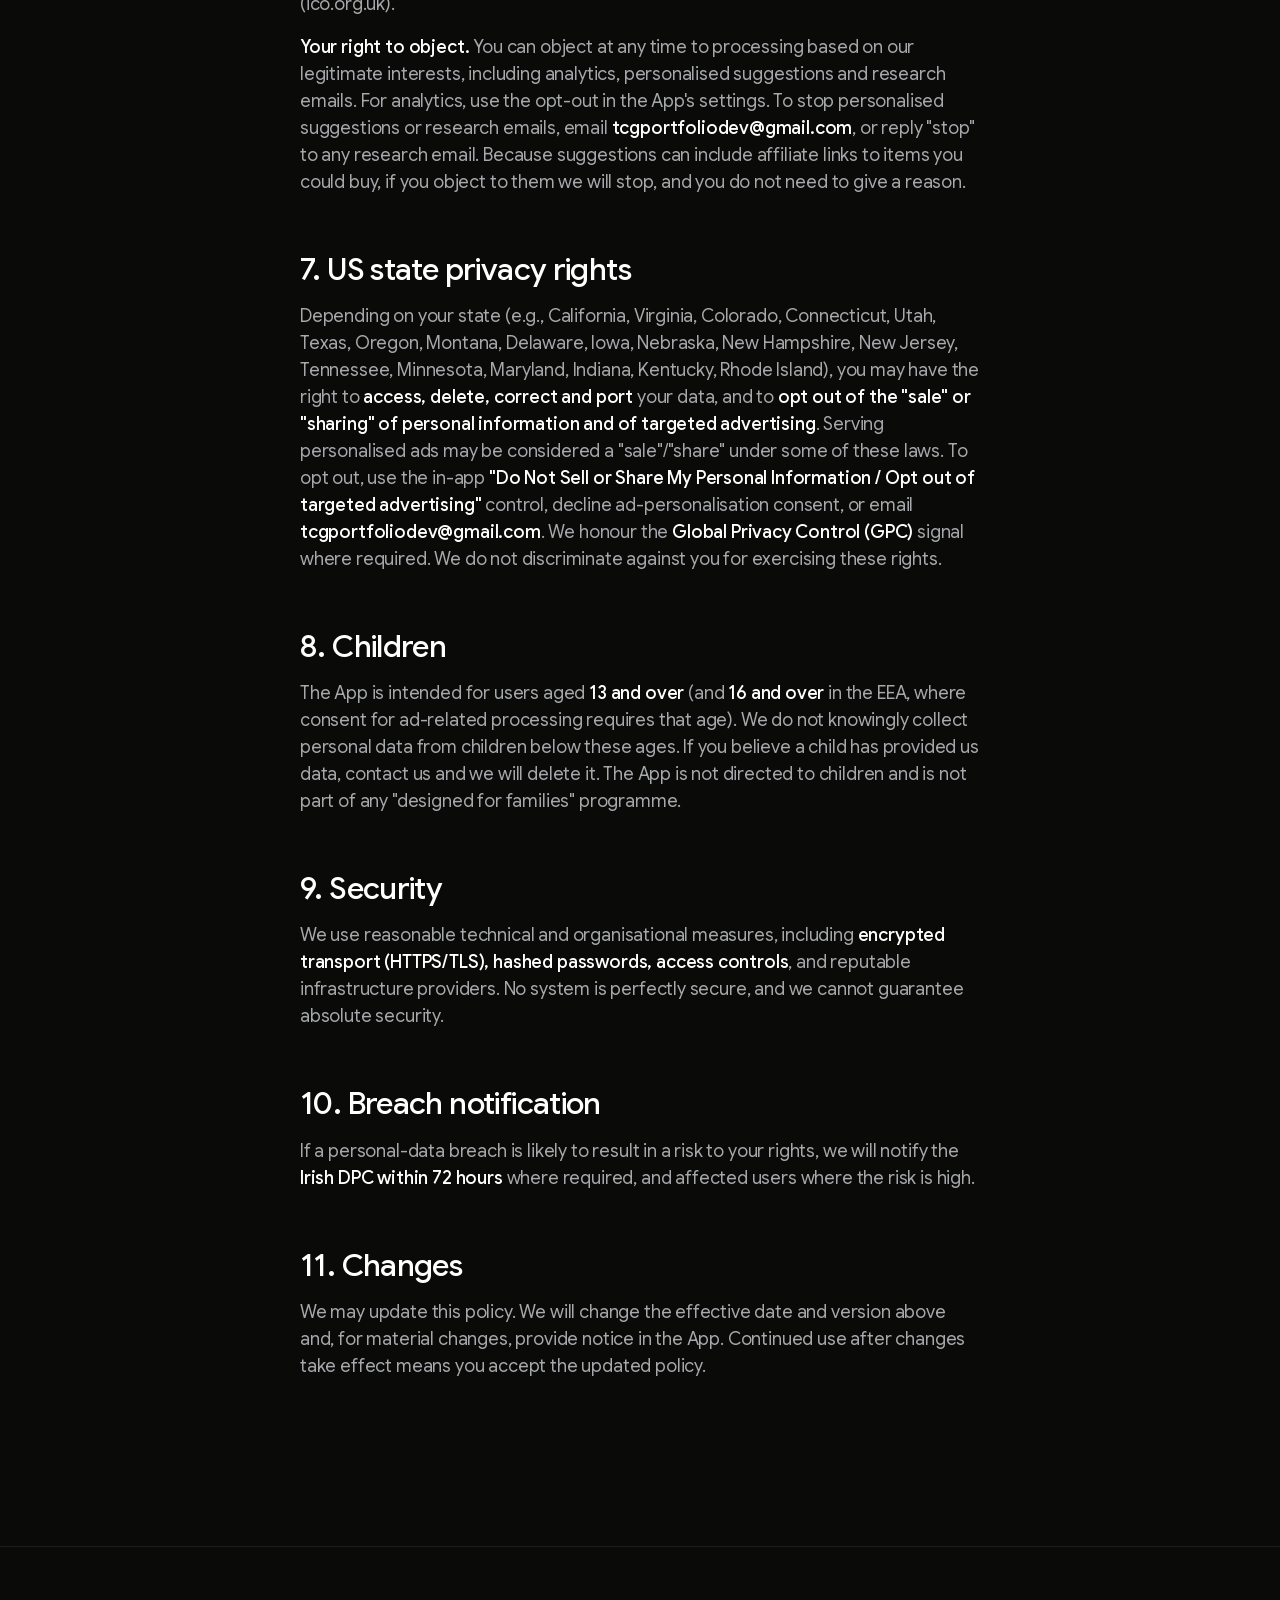
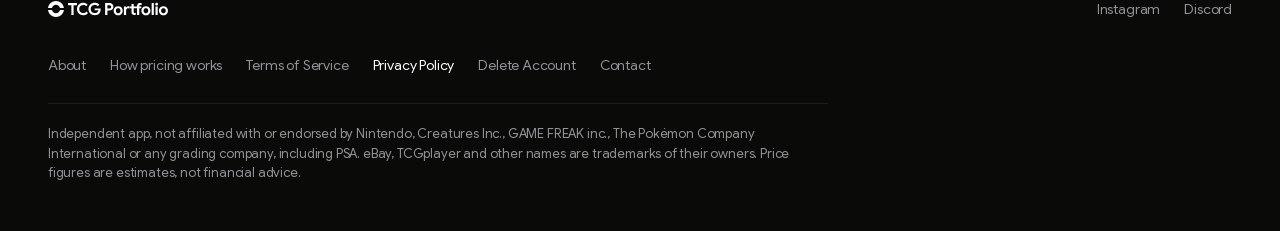
<file: privacy.html>
<!doctype html>
<html lang="en">
<head>
<meta charset="utf-8">
<title>Privacy Policy | TCG Portfolio</title>
<meta name="viewport" content="width=device-width, initial-scale=1">
<meta name="description" content="How TCG Portfolio collects, uses and protects your data: account and portfolio data, Google AdMob ads, PostHog analytics and Sentry crash reports.">
<link rel="canonical" href="https://tcgportfolio.io/privacy">
<meta property="og:type" content="website">
<meta property="og:site_name" content="TCG Portfolio">
<meta property="og:title" content="Privacy Policy | TCG Portfolio">
<meta property="og:description" content="How TCG Portfolio collects, uses and protects your data: account and portfolio data, Google AdMob ads, PostHog analytics and Sentry crash reports.">
<meta property="og:url" content="https://tcgportfolio.io/privacy">
<meta property="og:image" content="https://tcgportfolio.io/share.png">
<meta property="og:image:width" content="1200">
<meta property="og:image:height" content="630">
<meta property="og:image:alt" content="TCG Portfolio, Pokémon card price tracker">
<meta name="twitter:card" content="summary_large_image">
<meta name="theme-color" content="#0a0a09">
<link rel="icon" href="/favicon.png" type="image/png">
<link rel="icon" href="/favicon.svg" type="image/svg+xml">
<link rel="apple-touch-icon" href="/logo-512.png">
<link rel="preload" as="font" type="font/woff2" crossorigin href="/fonts/google-sans-latin.woff2">
<script type="application/ld+json">
{
  "@context": "https://schema.org",
  "@graph": [
    {
      "@type": "WebPage",
      "@id": "https://tcgportfolio.io/privacy#webpage",
      "url": "https://tcgportfolio.io/privacy",
      "name": "Privacy Policy · TCG Portfolio",
      "description": "How TCG Portfolio collects, uses and protects your data: account and portfolio data, Google AdMob ads, PostHog analytics and Sentry crash reports.",
      "inLanguage": "en",
      "isPartOf": {
        "@id": "https://tcgportfolio.io/#website"
      },
      "publisher": {
        "@id": "https://tcgportfolio.io/#org"
      },
      "breadcrumb": {
        "@id": "https://tcgportfolio.io/privacy#breadcrumb"
      }
    },
    {
      "@type": "BreadcrumbList",
      "@id": "https://tcgportfolio.io/privacy#breadcrumb",
      "itemListElement": [
        {
          "@type": "ListItem",
          "position": 1,
          "name": "Home",
          "item": "https://tcgportfolio.io/"
        },
        {
          "@type": "ListItem",
          "position": 2,
          "name": "Privacy Policy",
          "item": "https://tcgportfolio.io/privacy"
        }
      ]
    }
  ]
}
</script>

<link rel="stylesheet" href="/styles.css">
<script src="/site.js" defer></script>
</head>
<body>
<a class="skip" href="#main">Skip to content</a>

<header class="nav">
  <div class="wrap nav-inner">
    <a class="nav-logo" href="/"><img src="/logo.svg" alt="TCG Portfolio" width="132" height="18"></a>
    <nav class="nav-links" id="nav-links" aria-label="Main">
      <a href="/how-pricing-works">Pricing</a>
      <a href="/japanese-pokemon-card-prices">Japanese cards</a>
      <a href="/psa-graded-pokemon-card-prices">PSA prices</a>
      <a href="/about">About</a>
    </nav>
    <a class="pill pill--lav nav-cta" href="/#download">Get the app</a>
    <button class="nav-toggle" type="button" aria-expanded="false" aria-controls="nav-links" aria-label="Open menu">
      <svg class="i-open" viewBox="0 0 20 20" fill="none" stroke="currentColor" stroke-width="1.6" stroke-linecap="round" aria-hidden="true"><path d="M3 7h14M3 13h14"/></svg>
      <svg class="i-close" viewBox="0 0 20 20" fill="none" stroke="currentColor" stroke-width="1.6" stroke-linecap="round" aria-hidden="true"><path d="M5 5l10 10M15 5L5 15"/></svg>
    </button>
  </div>
</header>

<main id="main">
<section class="sec opener">
<article class="prose">
    <h1>Privacy Policy</h1>
  <p class="effective">Effective 2026-10-29 &middot; Version 1.1</p>

<p><strong>Who we are.</strong> TCG Portfolio ("the App") is operated by <strong>Oisin McNally</strong>, a sole trader established in Ireland ("we", "us", "our"). We are the <strong>data controller</strong> for the personal data described in this policy.</p>
<p>Contact / postal address: Oisin McNally, Earlspark, Loughrea, H62 WK79, Co. Galway, Ireland.
Email: <strong>tcgportfoliodev@gmail.com</strong></p>
<p><strong>Scope.</strong> This policy explains what personal data we process when you use the App on <strong>iOS or Android</strong>, why, on what legal basis, how long we keep it, who we share it with, and your rights. The App is available worldwide; most of our users are in the US, UK, Canada and the EU/EEA.</p>
<p><strong>A quick, honest summary.</strong> You need an account to track your portfolio, so we process your email address and login data. The core App is free and supported by advertising, so advertising partners may process device and usage data to show you ads. If we offer an optional paid subscription and you buy it, we also process your purchase status through our subscription provider (see section 1). We use your portfolio and how you use the App to personalise what it shows you, for example listings from marketplaces such as eBay and TCGplayer for cards missing from your collection. Some links to these marketplaces are affiliate links that may earn us a commission. We do not send marketing emails or newsletters, but we may email a few users one to one to ask for feedback. We do not sell your personal data for money. However, showing personalised ads can count as a "sale", "sharing" of personal information, or "targeted advertising" under some US state privacy laws — you can opt out (see section 7). We do not run any social, sharing, messaging or user-content features.</p>
<h2>1. What we collect, why, our legal basis, retention and recipients</h2>
<div class="table-scroll"><table>
<thead>
<tr>
<th>Data category</th>
<th>Purpose</th>
<th>GDPR legal basis (Art. 6)</th>
<th>Retention</th>
<th>Main recipients</th>
</tr>
</thead>
<tbody>
<tr>
<td><strong>Account data</strong> (username, email, email-verification status, and a hashed password if you set one)</td>
<td>Create and secure your account; sign-in; sending sign-in codes and other account emails</td>
<td>Art. 6(1)(b) performance of contract</td>
<td>Until you delete your account; deleted data is purged from backups within 30 days</td>
<td>AWS (hosting, including Amazon SES for transactional email), Neon (database)</td>
</tr>
<tr>
<td><strong>Research emails</strong> (your email address and username, how you use the App, a record of when we contacted you, your replies, and notes from any interview you agree to)</td>
<td>Now and then we email a small number of users one to one to ask for feedback, invite them to an interview, or invite them to test a new feature before release (never to promote any paid feature). We choose who to ask based on how you use the App (for example, how long you have used it, the size of your collection, or the features you use). These emails are <strong>never promotional</strong>, and we do not send marketing emails or newsletters</td>
<td>Art. 6(1)(f) legitimate interest in learning from the people who use the App, so we can improve it. You can object at any time (see section 6)</td>
<td>Contact records, replies and interview notes: up to 12 months after our last contact with you, or sooner if you ask. If you ask us not to contact you, we keep your email address on a do-not-contact list while your account exists, so that we respect your request</td>
<td>Google (Gmail, which we use to send and receive email), and any video-call service we name in an interview invitation</td>
</tr>
<tr>
<td><strong>Portfolio data</strong> (cards you add, quantities, purchase prices/notes you enter)</td>
<td>Provide the core portfolio-tracking service</td>
<td>Art. 6(1)(b) contract</td>
<td>Until you delete the item or your account (30-day backup purge as above)</td>
<td>AWS, Neon</td>
</tr>
<tr>
<td><strong>Personalised suggestions</strong> (your portfolio data, such as the cards and sets you own, and how you use the App, such as the cards you view or search for)</td>
<td>Personalise what the App shows you, for example suggesting cards missing from your collection and listings for them from marketplaces such as eBay and TCGplayer</td>
<td>Art. 6(1)(f) legitimate interest in making the App more useful to you and in earning affiliate commission that helps fund it. You can object at any time (see section 6)</td>
<td>No separate copy is kept; uses the portfolio and analytics data above, under their retention periods</td>
<td>AWS, Neon, PostHog. Your portfolio is <strong>not</strong> sent to eBay or TCGplayer (see section 2)</td>
</tr>
<tr>
<td><strong>Server logs</strong> (IP address, request metadata, timestamps, device/OS identifiers in requests)</td>
<td>Operate, secure and debug our servers; prevent abuse and fraud</td>
<td>Art. 6(1)(f) legitimate interest in service security and integrity</td>
<td>Up to 12 months</td>
<td>AWS</td>
</tr>
<tr>
<td><strong>Card price lookups</strong></td>
<td>Show current estimated values from third-party price sources</td>
<td>Art. 6(1)(b) contract; Art. 6(1)(f) legitimate interest in accurate estimates</td>
<td>Transient; cached only within each source's permitted limits</td>
<td>eBay, TCGplayer (and other price APIs)</td>
</tr>
<tr>
<td><strong>Device &amp; usage analytics</strong> (device model/type, OS and version, app version and build, screen dimensions, timezone, screens/actions in the App, your email address and account identifier where you are signed in, and approximate city-level location — GeoIP coordinates estimated from your IP address)</td>
<td>Understand and improve the App and decide what to build next; personalise suggestions in the App; choose users to invite to give feedback (see section 2)</td>
<td>Art. 6(1)(f) legitimate interest in understanding and improving the App. Analytics is <strong>enabled by default</strong>; you can <strong>opt out at any time</strong> in the App's settings</td>
<td>Event-level data up to 12 months, then deleted or aggregated</td>
<td>PostHog (hosted in the United States)</td>
</tr>
<tr>
<td><strong>Session recordings</strong> (replays of your interactions with the App's screens, which can include the contents of your portfolio, card lists and estimated values as they appear on screen)</td>
<td>Understand how the App is used; find usability problems and bugs</td>
<td>Art. 6(1)(f) legitimate interest in improving the App. Recording is <strong>enabled by default</strong>; opting out of analytics in the App's settings also <strong>stops session recording</strong></td>
<td>Up to 12 months</td>
<td>PostHog (hosted in the United States)</td>
</tr>
<tr>
<td><strong>Crash &amp; error diagnostics</strong> (crash logs, stack traces, device state)</td>
<td>Detect and fix crashes and bugs</td>
<td>Art. 6(1)(f) legitimate interest in a working, secure App</td>
<td>Up to 12 months</td>
<td>Sentry</td>
</tr>
<tr>
<td><strong>Push notifications</strong> (push token, your notification settings, and any price alerts you set up)</td>
<td>Send the notifications you allow, such as price alerts on cards you track and notices about new or changed features. We do not use push notifications for advertising</td>
<td>Art. 6(1)(a) consent, given through your device's notification permission; you can withdraw it at any time in your device settings. Art. 6(1)(b) contract for price alerts you set up</td>
<td>Token: until it stops working (for example after you turn notifications off or uninstall the App), or until you delete your account. Price alerts: until you delete them or your account</td>
<td>Expo, Apple (APNs), Google (FCM), AWS, Neon</td>
</tr>
<tr>
<td><strong>Advertising data</strong> (advertising identifier where permitted, device/ad-interaction data)</td>
<td>Show ads that fund the free App; personalised ads only with consent</td>
<td>Art. 6(1)(a) consent (personalised ads / device storage); Art. 6(1)(f) for non-personalised ads</td>
<td>Controlled by the ad networks per their policies</td>
<td>Google AdMob and its mediation partner Unity Ads (Unity Technologies), Google Play services</td>
</tr>
<tr>
<td><strong>Subscription data</strong>, only if you buy a subscription (whether you have a subscription, the product and price, purchase, renewal, trial, cancellation and refund status, store transaction identifiers, store country and currency, and your account identifier). We do <strong>not</strong> receive your card or payment details; Apple or Google handle payment</td>
<td>Unlock paid features on your account, restore purchases on your devices, and handle billing questions</td>
<td>Art. 6(1)(b) contract; Art. 6(1)(c) legal obligation where we must keep records</td>
<td>While your account exists, then deleted, except records we must keep by law, which we keep only as long as that law requires</td>
<td>RevenueCat (hosted in the United States), Apple App Store, Google Play</td>
</tr>
</tbody>
</table></div>
<p>We use automated tools, which may include AI, to process card and price data.</p>
<p><strong>Card photos.</strong> If the App offers a card scanner and you use it, we process the photos you take or upload to identify the cards in them and add them to your account (Art. 6(1)(b) contract). The camera is used only if you allow it in your device settings. We use photos only to identify cards, not to identify you. Photos are deleted once the cards are identified, unless you choose to save them to your account, in which case we keep them until you delete them or your account. We may use service providers, including AI or image-recognition services, to do this; they process photos on our behalf as our processors and not to train their own models.</p>
<p>We do <strong>not</strong> knowingly process special-category data.</p>
<h2>2. Advertising, tracking and your choices</h2>
<p>The core App is free and funded by ads served by <strong>Google AdMob</strong>. AdMob may fill some ad requests through its mediation partner <strong>Unity Ads</strong> (Unity Technologies), whose software is built into the App. For ad personalisation, Google and Unity generally act as <strong>independent controllers</strong> of the data they collect through their SDKs, not merely as our processors.</p>
<ul>
<li><strong>EEA, UK and Switzerland:</strong> before serving personalised ads, we ask for your consent through a <strong>Google-certified Consent Management Platform</strong> using the <strong>IAB Transparency &amp; Consent Framework</strong>. Your choices also apply to our ad partners, including Unity Ads. If you do not consent, you will see <strong>non-personalised ads</strong>. You can change your choices at any time in the App's privacy/consent settings.</li>
<li><strong>Analytics and session recordings:</strong> product analytics (PostHog) is <strong>enabled by default</strong>. It records how you use the App together with your device details (device type, operating system and version, app version, screen dimensions, timezone), your approximate city-level location estimated from your IP address, and, where you are signed in, your email address and account identifier. We also use PostHog <strong>session replay</strong>, which records your interactions with the App's screens — this can include your portfolio contents and estimated values as they appear on screen. Analytics and recordings are used to understand and improve the App. Analytics (not session recordings) is also used to personalise suggestions in the App and to choose users to invite to give feedback. Neither is used for advertising, and both are kept for up to 12 months. You can <strong>opt out at any time</strong> in the App's settings, which stops further analytics collection and session recording from your device.</li>
<li><strong>Apple devices (iOS):</strong> where we or our ad partners would "track" you across other companies' apps and websites, iOS shows Apple's <strong>App Tracking Transparency</strong> prompt; if you decline (or we do not request tracking), you will receive non-personalised ads.</li>
<li><strong>US states:</strong> you can opt out of the "sale"/"sharing" of personal information and of targeted advertising (see section 7), and we honour the <strong>Global Privacy Control</strong> signal where required.</li>
</ul>
<p>Learn more / manage choices: AdMob &amp; Google (<a href="https://policies.google.com/privacy">https://policies.google.com/privacy</a> and <a href="https://policies.google.com/technologies/ads">https://policies.google.com/technologies/ads</a>); Unity Ads (<a href="https://unity.com/legal/game-player-and-app-user-privacy-policy">https://unity.com/legal/game-player-and-app-user-privacy-policy</a>).</p>
<p><strong>Emails.</strong> We do <strong>not</strong> send marketing emails or newsletters. We send emails you need for your account (such as sign-in codes and email verification) and important notices about the App, our Terms or this policy. We may also email a small number of users one to one to ask for feedback, invite them to an interview, or invite them to test a new feature before release (see "Research emails" in section 1). Taking part is optional. These emails never advertise anything, and you can reply "stop" to any of them. Interviews and testing are for adults (18 and over) only, and we record an interview only if you agree at the start.</p>
<p><strong>Suggestions and affiliate links.</strong> We use your portfolio and how you use the App to personalise what you see, for example listings from marketplaces such as eBay and TCGplayer for cards missing from your collection. These suggestions are not paid ads: no seller pays us to show them. Many links to these marketplaces are affiliate links: if you buy after opening one, we may earn a commission. To find listings, the marketplace receives only a search for the card (such as its name, number and set). A link you open contains that search and our affiliate tracking code, but not your name, email address, account identifier or portfolio. Once you are on their site, the marketplace may use cookies and similar technologies to record that you came from TCG Portfolio, and their own privacy policies apply. Suggestions are made automatically, but they only change which cards and listings you see; we do not make decisions about you that have legal or similarly significant effects. You can object to personalised suggestions at any time (see section 6).</p>
<p><strong>Push notifications.</strong> We send push notifications only if you allow them when your device asks. We use them for things like price alerts on cards you track and notices about new or changed features, not for advertising. To stop them, turn off notifications for TCG Portfolio in your device settings. This withdraws your consent and does not affect the rest of the App.</p>
<h2>3. Third parties, sub-processors and business transfers</h2>
<p>The following organisations process data for or with us. <strong>Better Auth is not a third party</strong> — it is open-source authentication software we self-host on our own AWS infrastructure, with records stored in our Neon database.</p>
<ul>
<li><strong>Amazon Web Services (AWS)</strong> — hosting/backend (Lambda, API Gateway, S3) and transactional email delivery (Amazon SES). Privacy: <a href="https://aws.amazon.com/privacy/">https://aws.amazon.com/privacy/</a> · GDPR: <a href="https://aws.amazon.com/compliance/gdpr-center/">https://aws.amazon.com/compliance/gdpr-center/</a></li>
<li><strong>Neon</strong> — serverless Postgres database. Privacy: <a href="https://neon.tech/privacy-policy">https://neon.tech/privacy-policy</a></li>
<li><strong>PostHog</strong> — product analytics (processor), hosted in the United States. Privacy: <a href="https://posthog.com/privacy">https://posthog.com/privacy</a> · DPA: <a href="https://posthog.com/dpa">https://posthog.com/dpa</a></li>
<li><strong>Sentry (Functional Software, Inc.)</strong> — crash/error monitoring (processor). Privacy: <a href="https://sentry.io/privacy/">https://sentry.io/privacy/</a></li>
<li><strong>Expo</strong> — app framework, over-the-air updates and push delivery. Privacy: <a href="https://expo.dev/privacy">https://expo.dev/privacy</a></li>
<li><strong>Google AdMob / Google Play services</strong> — advertising, platform services and Google Play billing for in-app purchases (independent controller for ad personalisation and payments). Google also provides Gmail, which we use for support and research emails. Privacy: <a href="https://policies.google.com/privacy">https://policies.google.com/privacy</a></li>
<li><strong>Unity Ads (Unity Technologies)</strong> — advertising served through Google AdMob mediation (independent controller for ad personalisation). Privacy: <a href="https://unity.com/legal/game-player-and-app-user-privacy-policy">https://unity.com/legal/game-player-and-app-user-privacy-policy</a></li>
<li><strong>RevenueCat</strong> — manages in-app subscriptions and purchase records if you buy a subscription (processor), hosted in the United States. Privacy: <a href="https://www.revenuecat.com/privacy">https://www.revenuecat.com/privacy</a> · DPA: <a href="https://www.revenuecat.com/dpa">https://www.revenuecat.com/dpa</a></li>
<li><strong>Apple</strong> — App Store distribution, in-app purchase payments and APNs push. Privacy: <a href="https://www.apple.com/legal/privacy/">https://www.apple.com/legal/privacy/</a></li>
<li><strong>eBay</strong> — third-party price data source, source of listings shown in the App, and affiliate programme (eBay Partner Network). eBay receives the link you open from the App, including our affiliate tracking code, and is an independent controller for its own site. Privacy: <a href="https://www.ebay.com/help/policies/member-behaviour-policies/user-privacy-notice-privacy-policy?id=4260">https://www.ebay.com/help/policies/member-behaviour-policies/user-privacy-notice-privacy-policy?id=4260</a></li>
<li><strong>TCGplayer</strong> — third-party price data source and affiliate programme. TCGplayer receives the link you open from the App, including our affiliate tracking code, and is an independent controller for its own site. Privacy: <a href="https://help.tcgplayer.com/hc/en-us/articles/11736500567959-TCGplayer-Privacy-Policy">https://help.tcgplayer.com/hc/en-us/articles/11736500567959-TCGplayer-Privacy-Policy</a></li>
</ul>
<p><strong>Business transfers.</strong> If the App or our business is transferred to a company we form or control (for example, a limited company incorporated to run TCG Portfolio), or to a successor in a merger, acquisition or sale of assets, your personal data may be transferred to that entity. It will remain subject to this policy (or a successor policy offering at least equivalent protection), and we will notify you of any such transfer.</p>
<p>We may also disclose data where required by law (for example, a court order), or where necessary to protect our rights, your safety or the safety of others, or to investigate fraud.</p>
<h2>4. International transfers</h2>
<p>Some providers are established in the <strong>United States</strong> and may process data outside the EEA/UK. In particular, our analytics provider (<strong>PostHog</strong>) is hosted in the United States, so analytics data — including your email address and account identifier where you are signed in — is processed there. Our subscription provider (<strong>RevenueCat</strong>) is also in the United States, so subscription data is processed there if you buy a subscription. Where data is transferred to the US we rely on the <strong>EU-US Data Privacy Framework</strong> (and the <strong>UK Extension / Swiss-US framework</strong> for UK and Swiss users) where the provider is certified, and on the <strong>European Commission's Standard Contractual Clauses</strong> as a safeguard where it is not. You can ask us for current details of the safeguards used for any provider.</p>
<h2>5. Data retention</h2>
<p>We keep account and portfolio data for as long as your account exists. When you <strong>delete your account</strong> (from within the App, via our <a href="/delete-account">account deletion page</a>, or by emailing us at tcgportfoliodev@gmail.com) we delete your account and portfolio data from our live systems without undue delay and purge them from backups within <strong>30 days</strong>, except where we must keep limited records to comply with law or to resolve disputes or security incidents, which we delete once no longer needed. Deleting your account does <strong>not</strong> cancel a subscription; cancel it in your App Store or Google Play account settings.</p>
<p>Residual data collected before deletion — server logs, crash diagnostics, session recordings and event-level analytics — is not individually erased when your account is deleted; it expires automatically under its retention period, which in each case is <strong>up to 12 months</strong>. This means some of this data may persist for <strong>up to 12 months after account deletion</strong>. If you would like it deleted sooner, email <strong>tcgportfoliodev@gmail.com</strong> and we will action your request, subject to any legal obligation to retain it.</p>
<h2>6. Your GDPR/UK rights</h2>
<p>You have the right to <strong>access, rectify, erase, restrict, and port</strong> your data, to <strong>object</strong> to processing based on legitimate interests (for analytics, the quickest way is the opt-out toggle in the App's settings), and to <strong>withdraw consent</strong> at any time (without affecting prior processing). To exercise these rights, email <strong>tcgportfoliodev@gmail.com</strong>. You also have the right to lodge a complaint with the <strong>Irish Data Protection Commission</strong> — 21 Fitzwilliam Square South, Dublin 2, D02 RD28, Ireland; info@dataprotection.ie; +353 1 765 0100; www.dataprotection.ie — or with your local supervisory authority. UK users may complain to the <strong>UK ICO</strong> (ico.org.uk).</p>
<p><strong>Your right to object.</strong> You can object at any time to processing based on our legitimate interests, including analytics, personalised suggestions and research emails. For analytics, use the opt-out in the App's settings. To stop personalised suggestions or research emails, email <strong>tcgportfoliodev@gmail.com</strong>, or reply "stop" to any research email. Because suggestions can include affiliate links to items you could buy, if you object to them we will stop, and you do not need to give a reason.</p>
<h2>7. US state privacy rights</h2>
<p>Depending on your state (e.g., California, Virginia, Colorado, Connecticut, Utah, Texas, Oregon, Montana, Delaware, Iowa, Nebraska, New Hampshire, New Jersey, Tennessee, Minnesota, Maryland, Indiana, Kentucky, Rhode Island), you may have the right to <strong>access, delete, correct and port</strong> your data, and to <strong>opt out of the "sale" or "sharing" of personal information and of targeted advertising</strong>. Serving personalised ads may be considered a "sale"/"share" under some of these laws. To opt out, use the in-app <strong>"Do Not Sell or Share My Personal Information / Opt out of targeted advertising"</strong> control, decline ad-personalisation consent, or email <strong>tcgportfoliodev@gmail.com</strong>. We honour the <strong>Global Privacy Control (GPC)</strong> signal where required. We do not discriminate against you for exercising these rights.</p>
<h2>8. Children</h2>
<p>The App is intended for users aged <strong>13 and over</strong> (and <strong>16 and over</strong> in the EEA, where consent for ad-related processing requires that age). We do not knowingly collect personal data from children below these ages. If you believe a child has provided us data, contact us and we will delete it. The App is not directed to children and is not part of any "designed for families" programme.</p>
<h2>9. Security</h2>
<p>We use reasonable technical and organisational measures, including <strong>encrypted transport (HTTPS/TLS), hashed passwords, access controls</strong>, and reputable infrastructure providers. No system is perfectly secure, and we cannot guarantee absolute security.</p>
<h2>10. Breach notification</h2>
<p>If a personal-data breach is likely to result in a risk to your rights, we will notify the <strong>Irish DPC within 72 hours</strong> where required, and affected users where the risk is high.</p>
<h2>11. Changes</h2>
<p>We may update this policy. We will change the effective date and version above and, for material changes, provide notice in the App. Continued use after changes take effect means you accept the updated policy.</p>

</article>
</section>
</main>

<footer class="footer">
  <div class="wrap">
    <div class="footer-top">
      <a class="nav-logo" href="/"><img src="/logo.svg" alt="TCG Portfolio" width="132" height="18" loading="lazy"></a>
      <nav class="footer-links" aria-label="Social">
        <a href="https://www.instagram.com/tcg_portfolio/">Instagram</a>
        <a href="https://discord.gg/KDzCF89WP8">Discord</a>
      </nav>
    </div>
    <nav class="footer-links" aria-label="Site">
      <a href="/about">About</a>
      <a href="/how-pricing-works">How pricing works</a>
      <a href="/terms">Terms of Service</a>
      <a href="/privacy" aria-current="page">Privacy Policy</a>
      <a href="/delete-account">Delete Account</a>
      <a href="mailto:tcgportfoliodev@gmail.com">Contact</a>
    </nav>
    <p class="disclaimer">Independent app, not affiliated with or endorsed by Nintendo, Creatures Inc., GAME FREAK inc., The Pokémon Company International or any grading company, including PSA. eBay, TCGplayer and other names are trademarks of their owners. Price figures are estimates, not financial advice.</p>
  </div>
</footer>

</body>
</html>
</file>
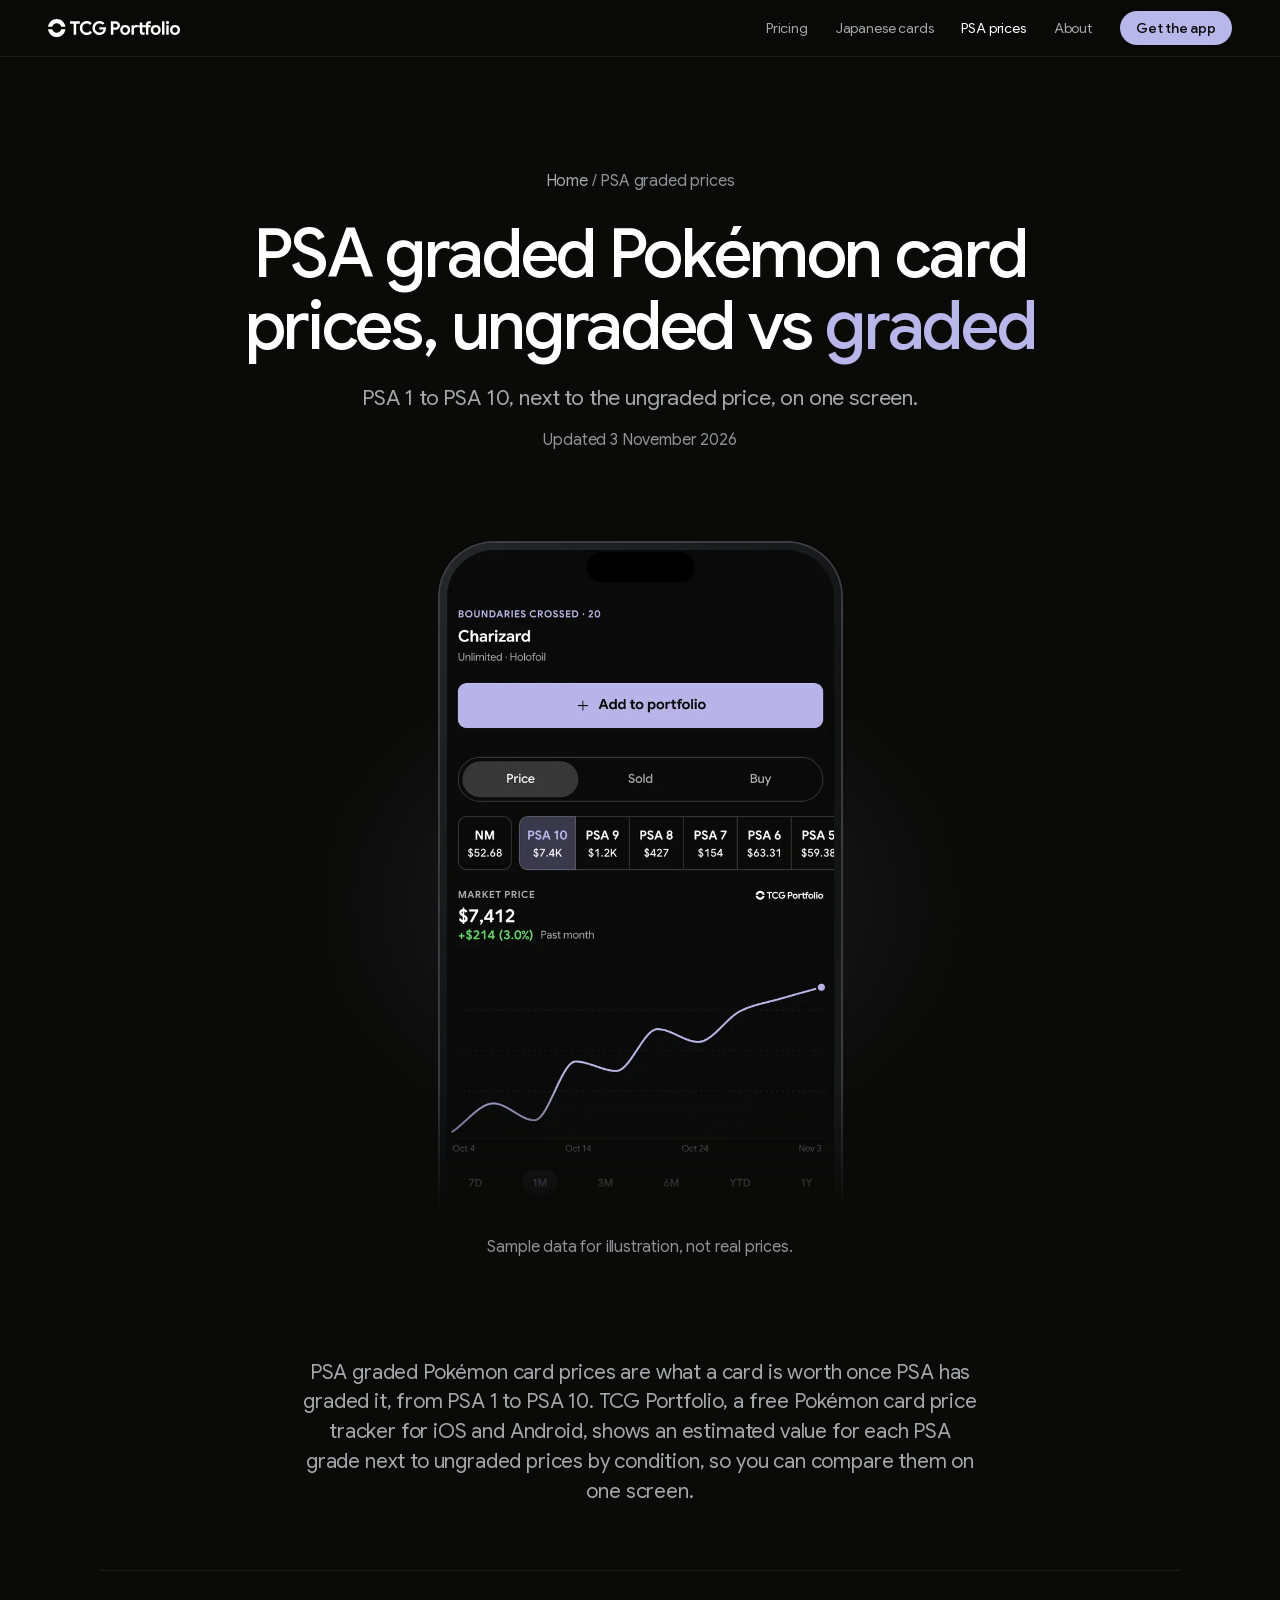
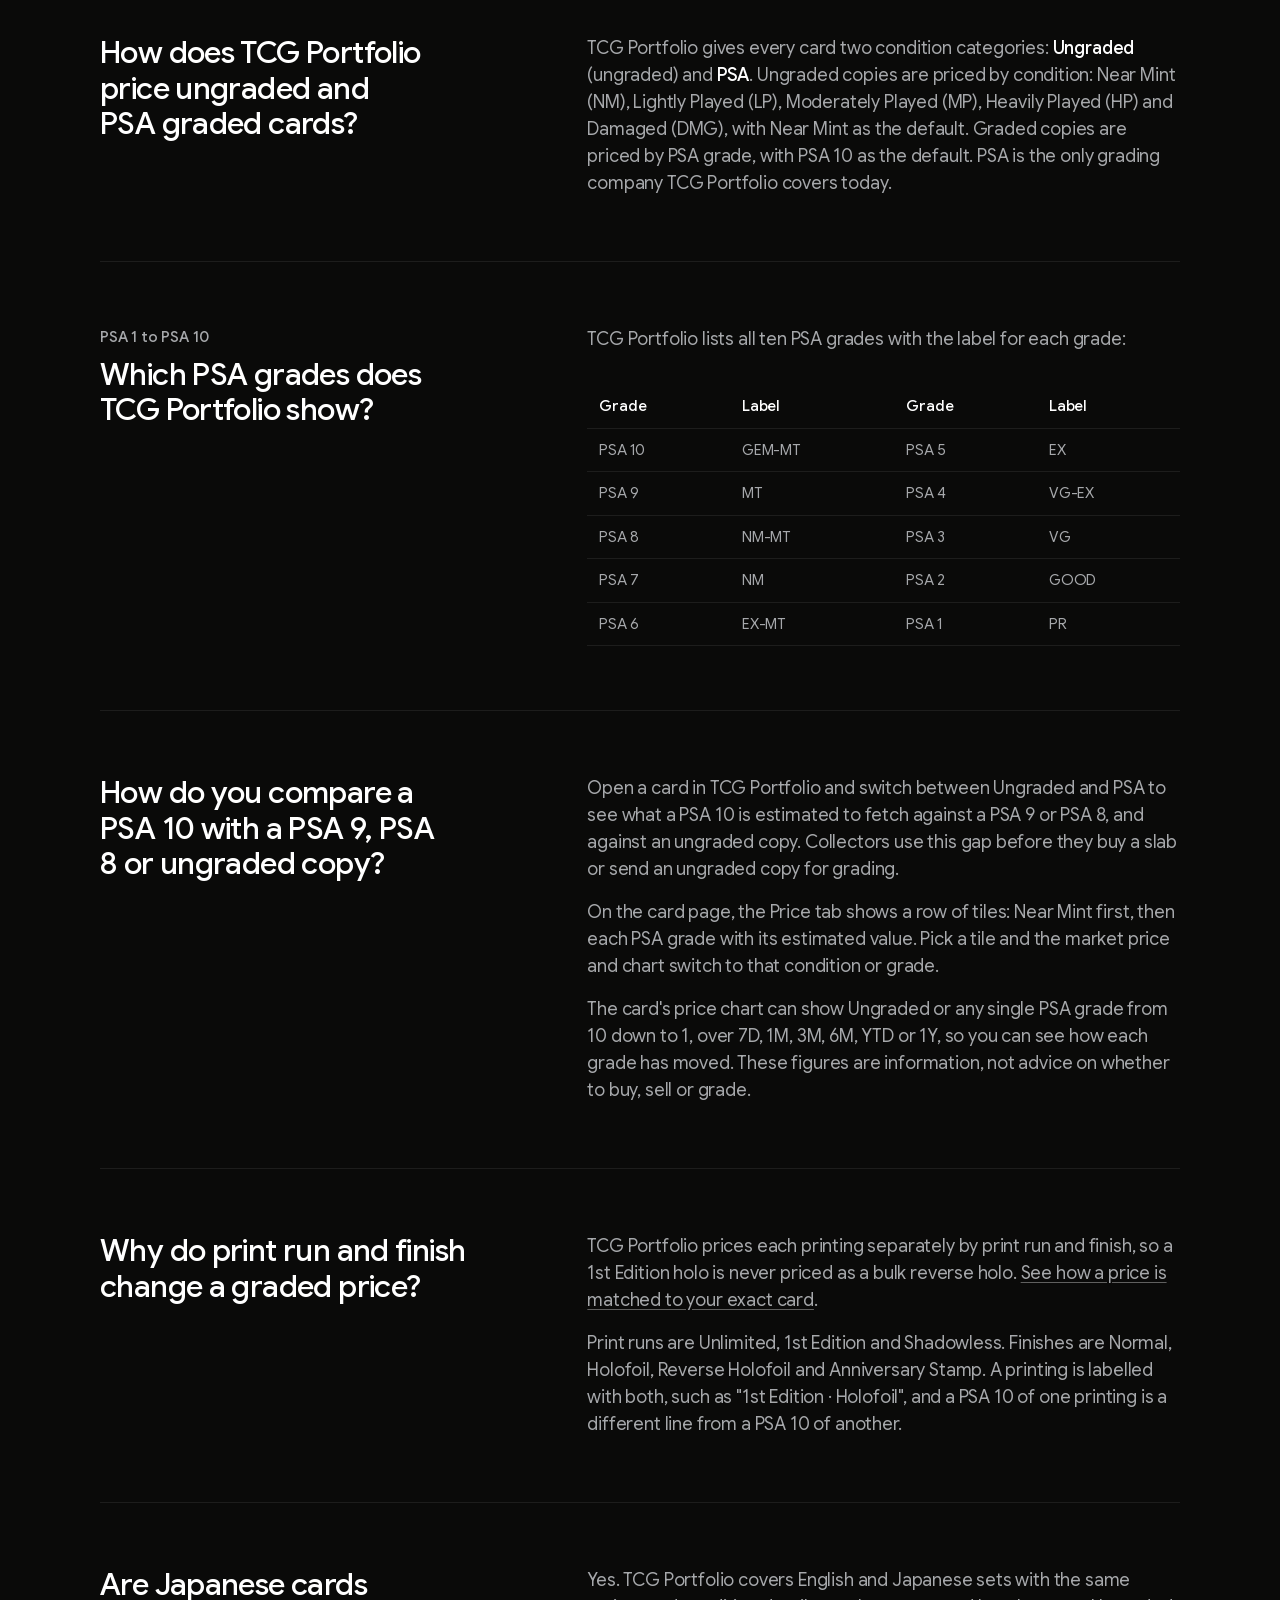
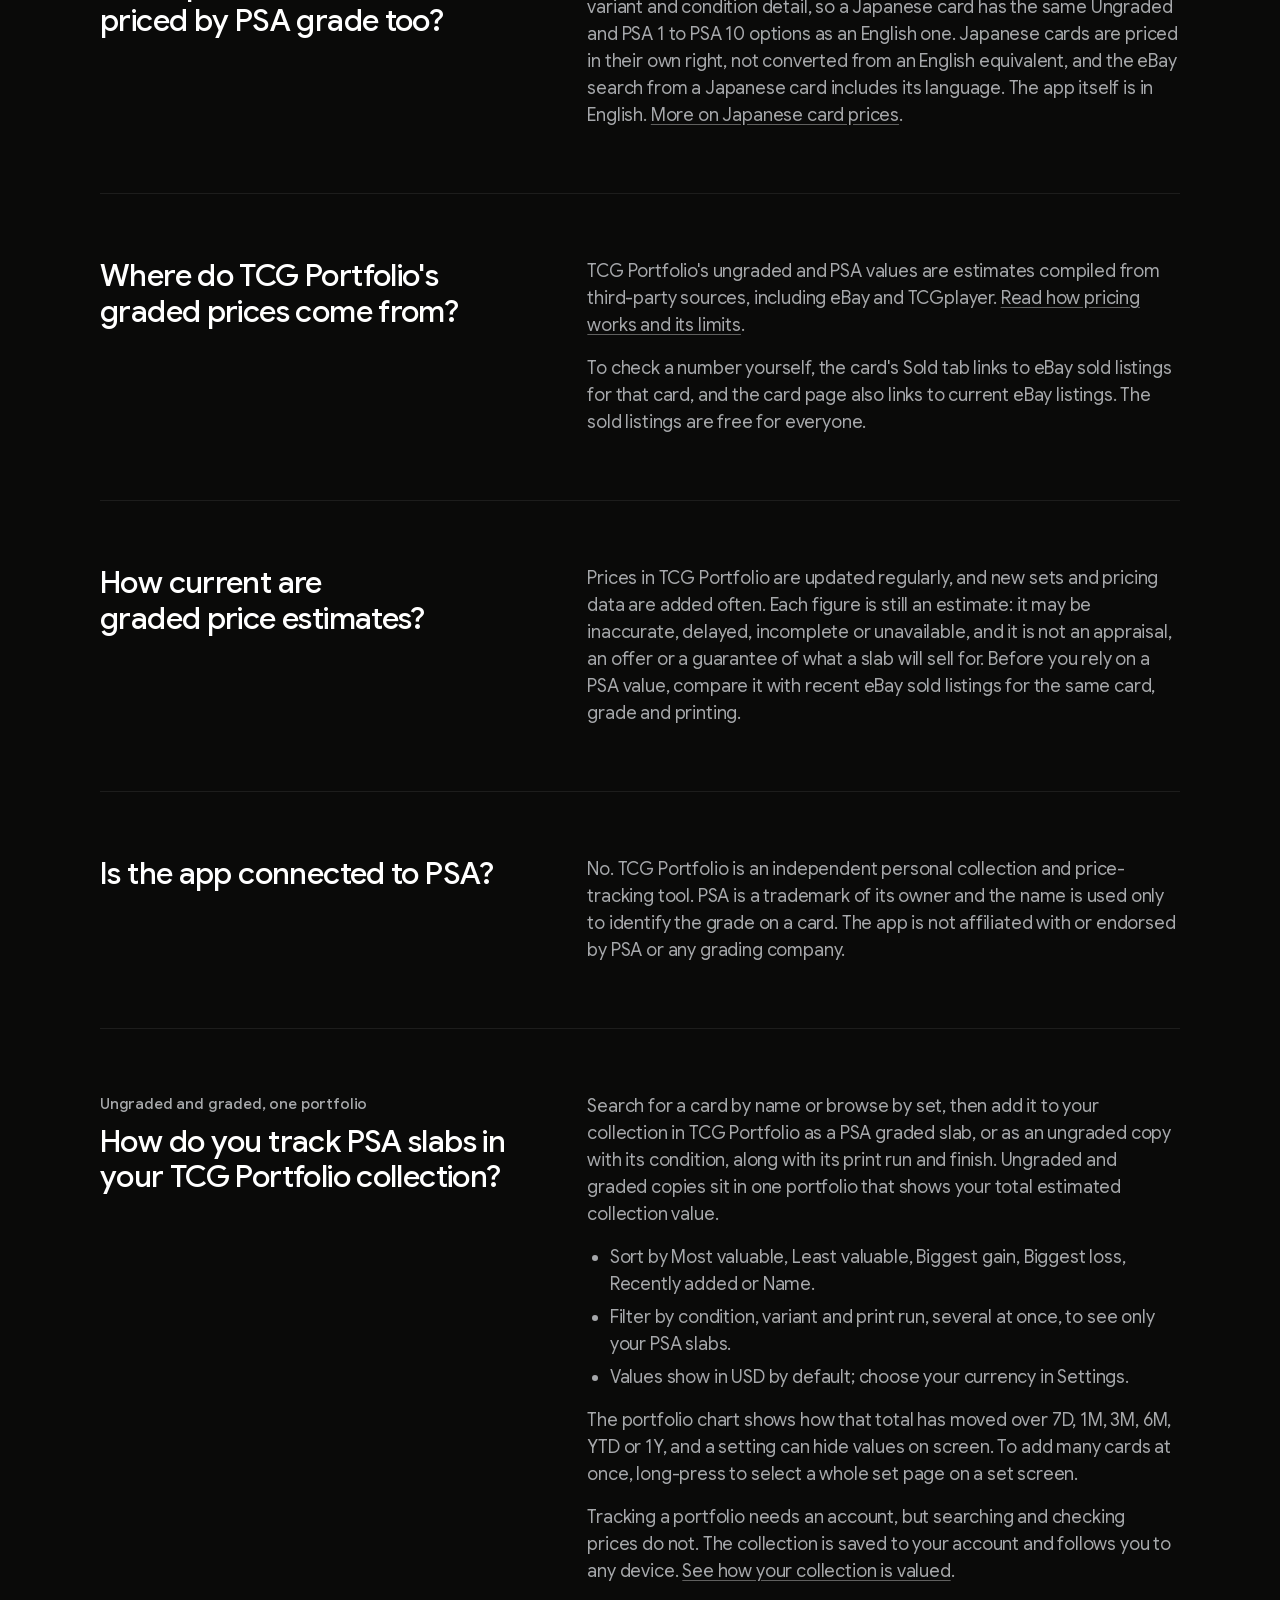
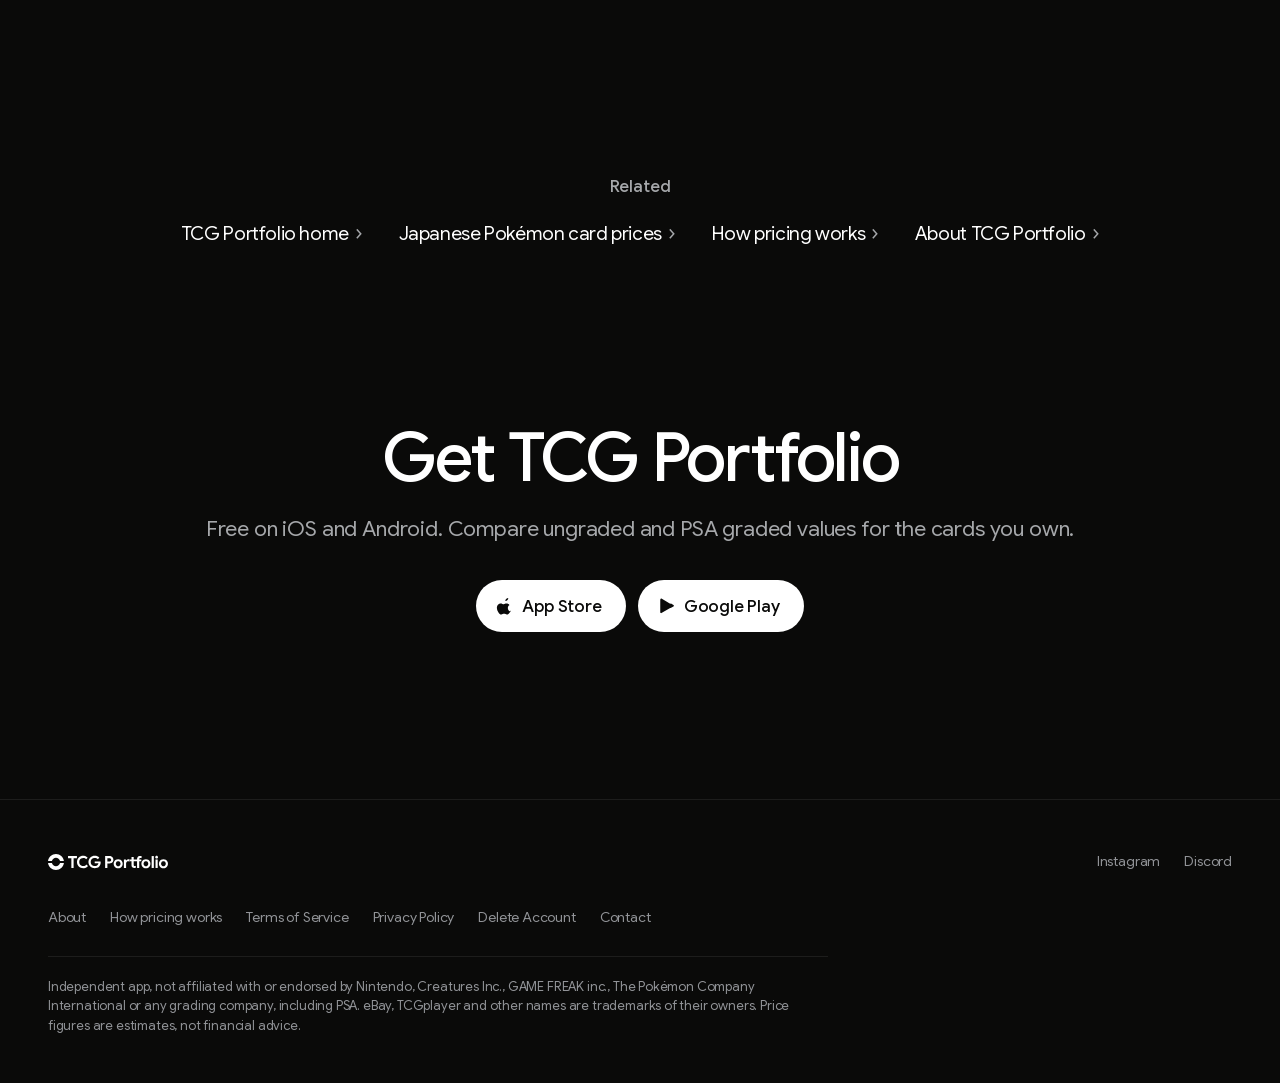
<file: psa-graded-pokemon-card-prices.html>
<!doctype html>
<html lang="en">
<head>
<meta charset="utf-8">
<title>PSA Graded Pokémon Card Prices | TCG Portfolio</title>
<meta name="viewport" content="width=device-width, initial-scale=1">
<meta name="description" content="Compare estimated PSA 1 to PSA 10 values with ungraded Near Mint to Damaged prices for English and Japanese Pokémon cards in TCG Portfolio, a free app.">
<link rel="canonical" href="https://tcgportfolio.io/psa-graded-pokemon-card-prices">
<meta name="theme-color" content="#0a0a09">
<meta name="apple-itunes-app" content="app-id=1601696394">
<meta property="og:type" content="website">
<meta property="og:site_name" content="TCG Portfolio">
<meta property="og:title" content="PSA Graded Pokémon Card Prices | TCG Portfolio">
<meta property="og:description" content="Compare estimated PSA 1 to PSA 10 values with ungraded Near Mint to Damaged prices for English and Japanese Pokémon cards in TCG Portfolio, a free app.">
<meta property="og:url" content="https://tcgportfolio.io/psa-graded-pokemon-card-prices">
<meta property="og:image" content="https://tcgportfolio.io/share.png">
<meta property="og:image:width" content="1200">
<meta property="og:image:height" content="630">
<meta property="og:image:alt" content="TCG Portfolio, the Pokémon card price tracker app">
<meta name="twitter:card" content="summary_large_image">
<meta name="twitter:title" content="PSA Graded Pokémon Card Prices | TCG Portfolio">
<meta name="twitter:description" content="Compare estimated PSA 1 to PSA 10 values with ungraded Near Mint to Damaged prices for English and Japanese Pokémon cards in TCG Portfolio, a free app.">
<link rel="icon" href="/favicon.png" type="image/png">
<link rel="icon" href="/favicon.svg" type="image/svg+xml">
<link rel="apple-touch-icon" href="/logo-512.png">
<link rel="preload" as="font" type="font/woff2" crossorigin href="/fonts/google-sans-latin.woff2">
<link rel="stylesheet" href="/styles.css">
<script src="/site.js" defer></script>
<script type="application/ld+json">
{
  "@context": "https://schema.org",
  "@graph": [
    {
      "@type": "WebSite",
      "@id": "https://tcgportfolio.io/#website",
      "url": "https://tcgportfolio.io/",
      "name": "TCG Portfolio",
      "inLanguage": "en",
      "publisher": {"@id": "https://tcgportfolio.io/#org"}
    },
    {
      "@type": "Organization",
      "@id": "https://tcgportfolio.io/#org",
      "name": "TCG Portfolio",
      "url": "https://tcgportfolio.io/",
      "logo": "https://tcgportfolio.io/logo-512.png",
      "email": "tcgportfoliodev@gmail.com"
    },
    {
      "@type": "MobileApplication",
      "@id": "https://tcgportfolio.io/#app",
      "name": "TCG Portfolio",
      "alternateName": "TCG Portfolio: Card Tracker",
      "applicationCategory": "ReferenceApplication",
      "operatingSystem": "iOS 16.4 or later, Android 7.0 or later",
      "url": "https://tcgportfolio.io/",
      "publisher": {"@id": "https://tcgportfolio.io/#org"},
      "offers": {"@type": "Offer", "price": "0", "priceCurrency": "USD"}
    },
    {
      "@type": "WebPage",
      "@id": "https://tcgportfolio.io/psa-graded-pokemon-card-prices#webpage",
      "author": {"@id": "https://tcgportfolio.io/#org"},
      "dateModified": "2026-11-03",
      "url": "https://tcgportfolio.io/psa-graded-pokemon-card-prices",
      "name": "PSA Graded Pokémon Card Prices | TCG Portfolio",
      "description": "Compare estimated PSA 1 to PSA 10 values with ungraded Near Mint to Damaged prices for English and Japanese Pokémon cards in TCG Portfolio, a free app.",
      "inLanguage": "en",
      "isPartOf": {"@id": "https://tcgportfolio.io/#website"},
      "about": {"@id": "https://tcgportfolio.io/#app"},
      "primaryImageOfPage": {
        "@type": "ImageObject",
        "@id": "https://tcgportfolio.io/psa-graded-pokemon-card-prices#primaryimage",
        "url": "https://tcgportfolio.io/img/screens/psa-graded-prices-tiles.webp",
        "contentUrl": "https://tcgportfolio.io/img/screens/psa-graded-prices-tiles.webp",
        "width": 700,
        "height": 1450,
        "caption": "TCG Portfolio card page for Charizard, Boundaries Crossed 20, with the PSA 10 tile selected and a sample market price of $7,412. Sample data for illustration, not real prices."
      },
      "image": {"@id": "https://tcgportfolio.io/psa-graded-pokemon-card-prices#primaryimage"},
      "breadcrumb": {"@id": "https://tcgportfolio.io/psa-graded-pokemon-card-prices#breadcrumb"}
    },
    {
      "@type": "BreadcrumbList",
      "@id": "https://tcgportfolio.io/psa-graded-pokemon-card-prices#breadcrumb",
      "itemListElement": [
        {"@type": "ListItem", "position": 1, "name": "Home", "item": "https://tcgportfolio.io/"},
        {"@type": "ListItem", "position": 2, "name": "PSA graded Pokémon card prices", "item": "https://tcgportfolio.io/psa-graded-pokemon-card-prices"}
      ]
    }
  ]
}
</script>
</head>
<body>
<a class="skip" href="#main">Skip to content</a>
<svg width="0" height="0" style="position:absolute" aria-hidden="true"><symbol id="g-apple" viewBox="0 0 24 24"><path fill="currentColor" d="M16.3 1.2c.1 1.1-.3 2.1-1 2.9-.7.8-1.8 1.4-2.8 1.3-.1-1 .4-2.1 1-2.8.8-.9 2-1.4 2.8-1.4zm3.6 16.8c-.5 1.1-1 2-1.8 2.9-1 1.2-2 2.4-3.6 2.4-1.5 0-2-.9-3.7-.9-1.7 0-2.3.9-3.7 1-1.5.1-2.6-1.3-3.6-2.5-1.9-2.4-3.4-6.8-1.4-9.8 1-1.5 2.7-2.4 4.3-2.4 1.6 0 2.6 1 3.9 1 1.3 0 2.1-1 3.9-.9 1.4 0 2.9.7 3.9 2-3.4 1.9-2.8 6.9.3 8.2z"/></symbol><symbol id="g-play" viewBox="0 0 24 24"><path fill="currentColor" d="M3.6 2.6c-.4.2-.6.6-.6 1v16.8c0 .4.2.8.6 1L13 12 3.6 2.6zm13.2 6.6L13 12l3.8 2.8 3.8-2.2c.5-.3.8-.9.5-1.5-.1-.2-.3-.4-.5-.5l-3.8-2.4zM3.6 21.4c.3.2.7.2 1 0l12.2-7.1L13 12 3.6 21.4zM3.6 2.6 13 12l3.8-2.8L4.6 2.1c-.3-.2-.7-.2-1 .1z"/></symbol></svg>

<header class="nav">
  <div class="wrap nav-inner">
    <a class="nav-logo" href="/"><img src="/logo.svg" alt="TCG Portfolio" width="132" height="18"></a>
    <nav class="nav-links" id="nav-links" aria-label="Main">
      <a href="/how-pricing-works">Pricing</a>
      <a href="/japanese-pokemon-card-prices">Japanese cards</a>
      <a href="/psa-graded-pokemon-card-prices" aria-current="page">PSA prices</a>
      <a href="/about">About</a>
    </nav>
    <a class="pill pill--lav nav-cta" href="#download">Get the app</a>
    <button class="nav-toggle" type="button" aria-expanded="false" aria-controls="nav-links" aria-label="Open menu">
      <svg class="i-open" viewBox="0 0 20 20" fill="none" stroke="currentColor" stroke-width="1.6" stroke-linecap="round" aria-hidden="true"><path d="M3 7h14M3 13h14"/></svg>
      <svg class="i-close" viewBox="0 0 20 20" fill="none" stroke="currentColor" stroke-width="1.6" stroke-linecap="round" aria-hidden="true"><path d="M5 5l10 10M15 5L5 15"/></svg>
    </button>
  </div>
</header>

<main id="main">
  <section class="opener">
    <div class="wrap">
      <nav class="crumbs type-fine" aria-label="Breadcrumb"><a href="/">Home</a> / <span aria-current="page">PSA graded prices</span></nav>
      <h1 class="type-statement">PSA graded Pokémon card prices, ungraded vs <em>graded</em></h1>
      <p class="type-sub">PSA 1 to PSA 10, next to the ungraded price, on one screen.</p>
      <p class="type-fine byline">Updated <time datetime="2026-11-03">3 November 2026</time></p>
    </div>
    <figure class="stage stage--hero">
      <div class="crop" style="--z:var(--z-hero);--crop:.8"><img src="/img/screens/psa-graded-prices-tiles.webp" alt="TCG Portfolio card page for Charizard, Boundaries Crossed 20, with the PSA 10 tile selected and a sample market price of $7,412" width="700" height="1450" fetchpriority="high" decoding="async" style="width:100%;height:auto"></div>
      <figcaption class="type-fine">Sample data for illustration, not real prices.</figcaption>
    </figure>
  </section>

  <div class="ed">
    <div class="ed-row ed-intro reveal">
      <div class="prose"><p>PSA graded Pokémon card prices are what a card is worth once PSA has graded it, from PSA 1 to PSA 10. TCG Portfolio, a free Pokémon card price tracker for iOS and Android, shows an estimated value for each PSA grade next to ungraded prices by condition, so you can compare them on one screen.</p></div>
    </div>

    <section class="ed-row reveal">
      <h2>How does TCG Portfolio price ungraded and PSA graded cards?</h2>
      <div class="prose"><p>TCG Portfolio gives every card two condition categories: <strong>Ungraded</strong> (ungraded) and <strong>PSA</strong>. Ungraded copies are priced by condition: Near Mint (NM), Lightly Played (LP), Moderately Played (MP), Heavily Played (HP) and Damaged (DMG), with Near Mint as the default. Graded copies are priced by PSA grade, with PSA 10 as the default. PSA is the only grading company TCG Portfolio covers today.</p></div>
    </section>

    <section class="ed-row reveal">
      <div><p class="type-label">PSA 1 to PSA 10</p><h2>Which PSA grades does TCG Portfolio show?</h2></div>
      <div class="prose">
        <p>TCG Portfolio lists all ten PSA grades with the label for each grade:</p>
        <div class="table-scroll"><table>
          <thead><tr><th scope="col">Grade</th><th scope="col">Label</th><th scope="col">Grade</th><th scope="col">Label</th></tr></thead>
          <tbody>
            <tr><td>PSA 10</td><td>GEM-MT</td><td>PSA 5</td><td>EX</td></tr>
            <tr><td>PSA 9</td><td>MT</td><td>PSA 4</td><td>VG-EX</td></tr>
            <tr><td>PSA 8</td><td>NM-MT</td><td>PSA 3</td><td>VG</td></tr>
            <tr><td>PSA 7</td><td>NM</td><td>PSA 2</td><td>GOOD</td></tr>
            <tr><td>PSA 6</td><td>EX-MT</td><td>PSA 1</td><td>PR</td></tr>
          </tbody>
        </table></div>
      </div>
    </section>

    <section class="ed-row reveal">
      <h2>How do you compare a PSA 10 with a PSA 9, PSA 8 or ungraded copy?</h2>
      <div class="prose">
        <p>Open a card in TCG Portfolio and switch between Ungraded and PSA to see what a PSA 10 is estimated to fetch against a PSA 9 or PSA 8, and against an ungraded copy. Collectors use this gap before they buy a slab or send an ungraded copy for grading.</p>
        <p>On the card page, the Price tab shows a row of tiles: Near Mint first, then each PSA grade with its estimated value. Pick a tile and the market price and chart switch to that condition or grade.</p>
        <p>The card's price chart can show Ungraded or any single PSA grade from 10 down to 1, over 7D, 1M, 3M, 6M, YTD or 1Y, so you can see how each grade has moved. These figures are information, not advice on whether to buy, sell or grade.</p>
      </div>
    </section>

    <section class="ed-row reveal">
      <h2>Why do print run and finish change a graded price?</h2>
      <div class="prose">
        <p>TCG Portfolio prices each printing separately by print run and finish, so a 1st Edition holo is never priced as a bulk reverse holo. <a href="/how-pricing-works">See how a price is matched to your exact card</a>.</p>
        <p>Print runs are Unlimited, 1st Edition and Shadowless. Finishes are Normal, Holofoil, Reverse Holofoil and Anniversary Stamp. A printing is labelled with both, such as "1st Edition · Holofoil", and a PSA 10 of one printing is a different line from a PSA 10 of another.</p>
      </div>
    </section>

    <section class="ed-row reveal">
      <h2>Are Japanese cards priced by PSA grade too?</h2>
      <div class="prose">
        <p>Yes. TCG Portfolio covers English and Japanese sets with the same variant and condition detail, so a Japanese card has the same Ungraded and PSA 1 to PSA 10 options as an English one. Japanese cards are priced in their own right, not converted from an English equivalent, and the eBay search from a Japanese card includes its language. The app itself is in English. <a href="/japanese-pokemon-card-prices">More on Japanese card prices</a>.</p>
      </div>
    </section>

    <section class="ed-row reveal">
      <h2>Where do TCG Portfolio's graded prices come from?</h2>
      <div class="prose">
        <p>TCG Portfolio's ungraded and PSA values are estimates compiled from third-party sources, including eBay and TCGplayer. <a href="/how-pricing-works">Read how pricing works and its limits</a>.</p>
        <p>To check a number yourself, the card's Sold tab links to eBay sold listings for that card, and the card page also links to current eBay listings. The sold listings are free for everyone.</p>
      </div>
    </section>

    <section class="ed-row reveal">
      <h2>How current are graded price estimates?</h2>
      <div class="prose">
        <p>Prices in TCG Portfolio are updated regularly, and new sets and pricing data are added often. Each figure is still an estimate: it may be inaccurate, delayed, incomplete or unavailable, and it is not an appraisal, an offer or a guarantee of what a slab will sell for. Before you rely on a PSA value, compare it with recent eBay sold listings for the same card, grade and printing.</p>
      </div>
    </section>

    <section class="ed-row reveal">
      <h2>Is the app connected to PSA?</h2>
      <div class="prose">
        <p>No. TCG Portfolio is an independent personal collection and price-tracking tool. PSA is a trademark of its owner and the name is used only to identify the grade on a card. The app is not affiliated with or endorsed by PSA or any grading company.</p>
      </div>
    </section>

    <section class="ed-row reveal">
      <div><p class="type-label">Ungraded and graded, one portfolio</p><h2>How do you track PSA slabs in your TCG Portfolio collection?</h2></div>
      <div class="prose">
        <p>Search for a card by name or browse by set, then add it to your collection in TCG Portfolio as a PSA graded slab, or as an ungraded copy with its condition, along with its print run and finish. Ungraded and graded copies sit in one portfolio that shows your total estimated collection value.</p>
        <ul>
          <li>Sort by Most valuable, Least valuable, Biggest gain, Biggest loss, Recently added or Name.</li>
          <li>Filter by condition, variant and print run, several at once, to see only your PSA slabs.</li>
          <li>Values show in USD by default; choose your currency in Settings.</li>
        </ul>
        <p>The portfolio chart shows how that total has moved over 7D, 1M, 3M, 6M, YTD or 1Y, and a setting can hide values on screen. To add many cards at once, long-press to select a whole set page on a set screen.</p>
        <p>Tracking a portfolio needs an account, but searching and checking prices do not. The collection is saved to your account and follows you to any device. <a href="/how-pricing-works">See how your collection is valued</a>.</p>
      </div>
    </section>
  </div>

  <nav class="sec sec--quiet" aria-labelledby="related-title">
    <div class="wrap">
      <h2 class="type-label" id="related-title">Related</h2>
      <ul class="links">
        <li><a href="/">TCG Portfolio home</a></li>
        <li><a href="/japanese-pokemon-card-prices">Japanese Pokémon card prices</a></li>
        <li><a href="/how-pricing-works">How pricing works</a></li>
        <li><a href="/about">About TCG Portfolio</a></li>
      </ul>
    </div>
  </nav>

  <section class="sec sec--close" id="download" aria-labelledby="cta-title">
    <div class="wrap">
      <h2 class="type-statement reveal" id="cta-title">Get TCG Portfolio</h2>
      <p class="type-sub reveal">Free on iOS and Android. Compare ungraded and PSA graded values for the cards you own.</p>
      <div class="stores reveal">
        <a class="pill pill--store" href="https://apps.apple.com/app/apple-store/id1601696394?pt=122576197&amp;ct=psa-prices&amp;mt=8"><svg viewBox="0 0 24 24" aria-hidden="true"><use href="#g-apple"/></svg>App Store</a>
        <a class="pill pill--store" href="https://play.google.com/store/apps/details?id=com.tcgportfolioreact&amp;referrer=utm_source%3Dtcgportfolio.io%26utm_medium%3Dwebsite%26utm_campaign%3Dpsa-prices"><svg viewBox="0 0 24 24" aria-hidden="true"><use href="#g-play"/></svg>Google Play</a>
      </div>
    </div>
  </section>
</main>

<footer class="footer">
  <div class="wrap">
    <div class="footer-top">
      <a class="nav-logo" href="/"><img src="/logo.svg" alt="TCG Portfolio" width="132" height="18" loading="lazy"></a>
      <nav class="footer-links" aria-label="Social">
        <a href="https://www.instagram.com/tcg_portfolio/">Instagram</a>
        <a href="https://discord.gg/KDzCF89WP8">Discord</a>
      </nav>
    </div>
    <nav class="footer-links" aria-label="Site">
      <a href="/about">About</a>
      <a href="/how-pricing-works">How pricing works</a>
      <a href="/terms">Terms of Service</a>
      <a href="/privacy">Privacy Policy</a>
      <a href="/delete-account">Delete Account</a>
      <a href="mailto:tcgportfoliodev@gmail.com">Contact</a>
    </nav>
    <p class="disclaimer">Independent app, not affiliated with or endorsed by Nintendo, Creatures Inc., GAME FREAK inc., The Pokémon Company International or any grading company, including PSA. eBay, TCGplayer and other names are trademarks of their owners. Price figures are estimates, not financial advice.</p>
  </div>
</footer>

</body>
</html>
</file>
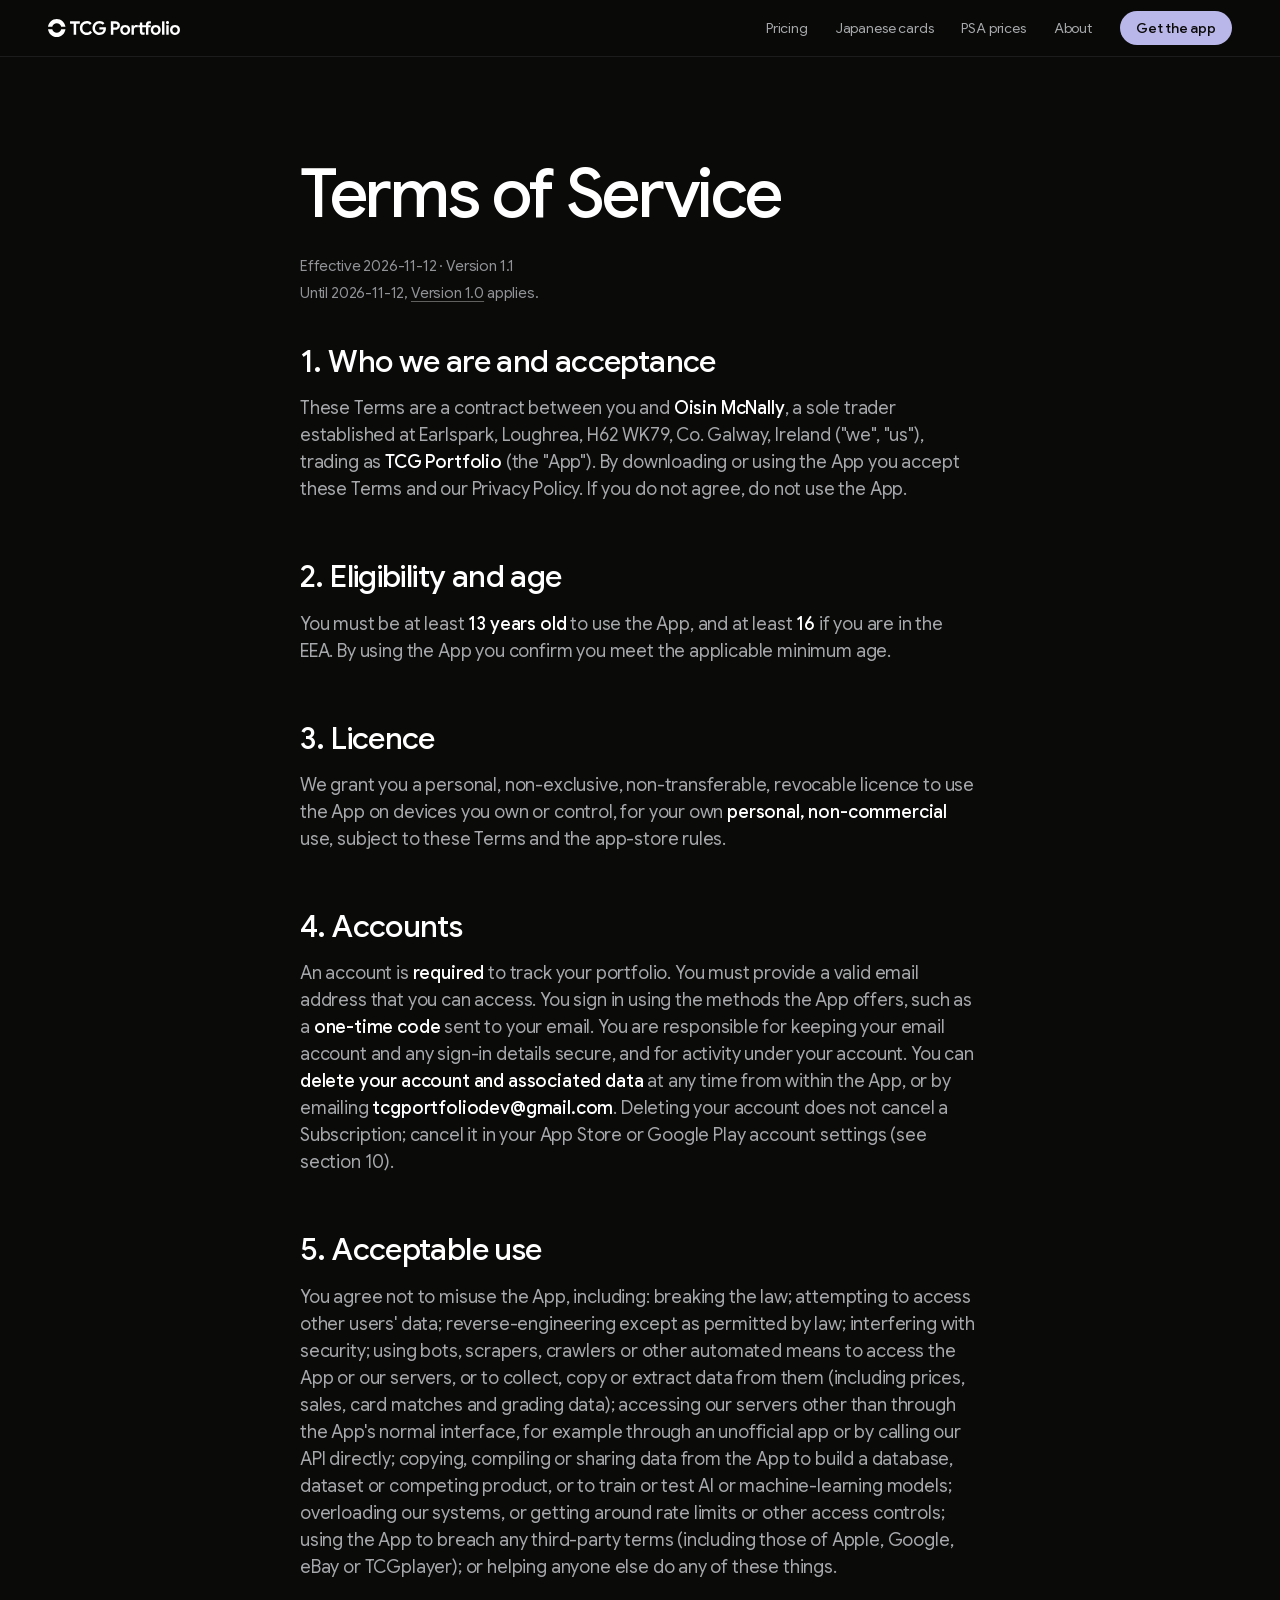
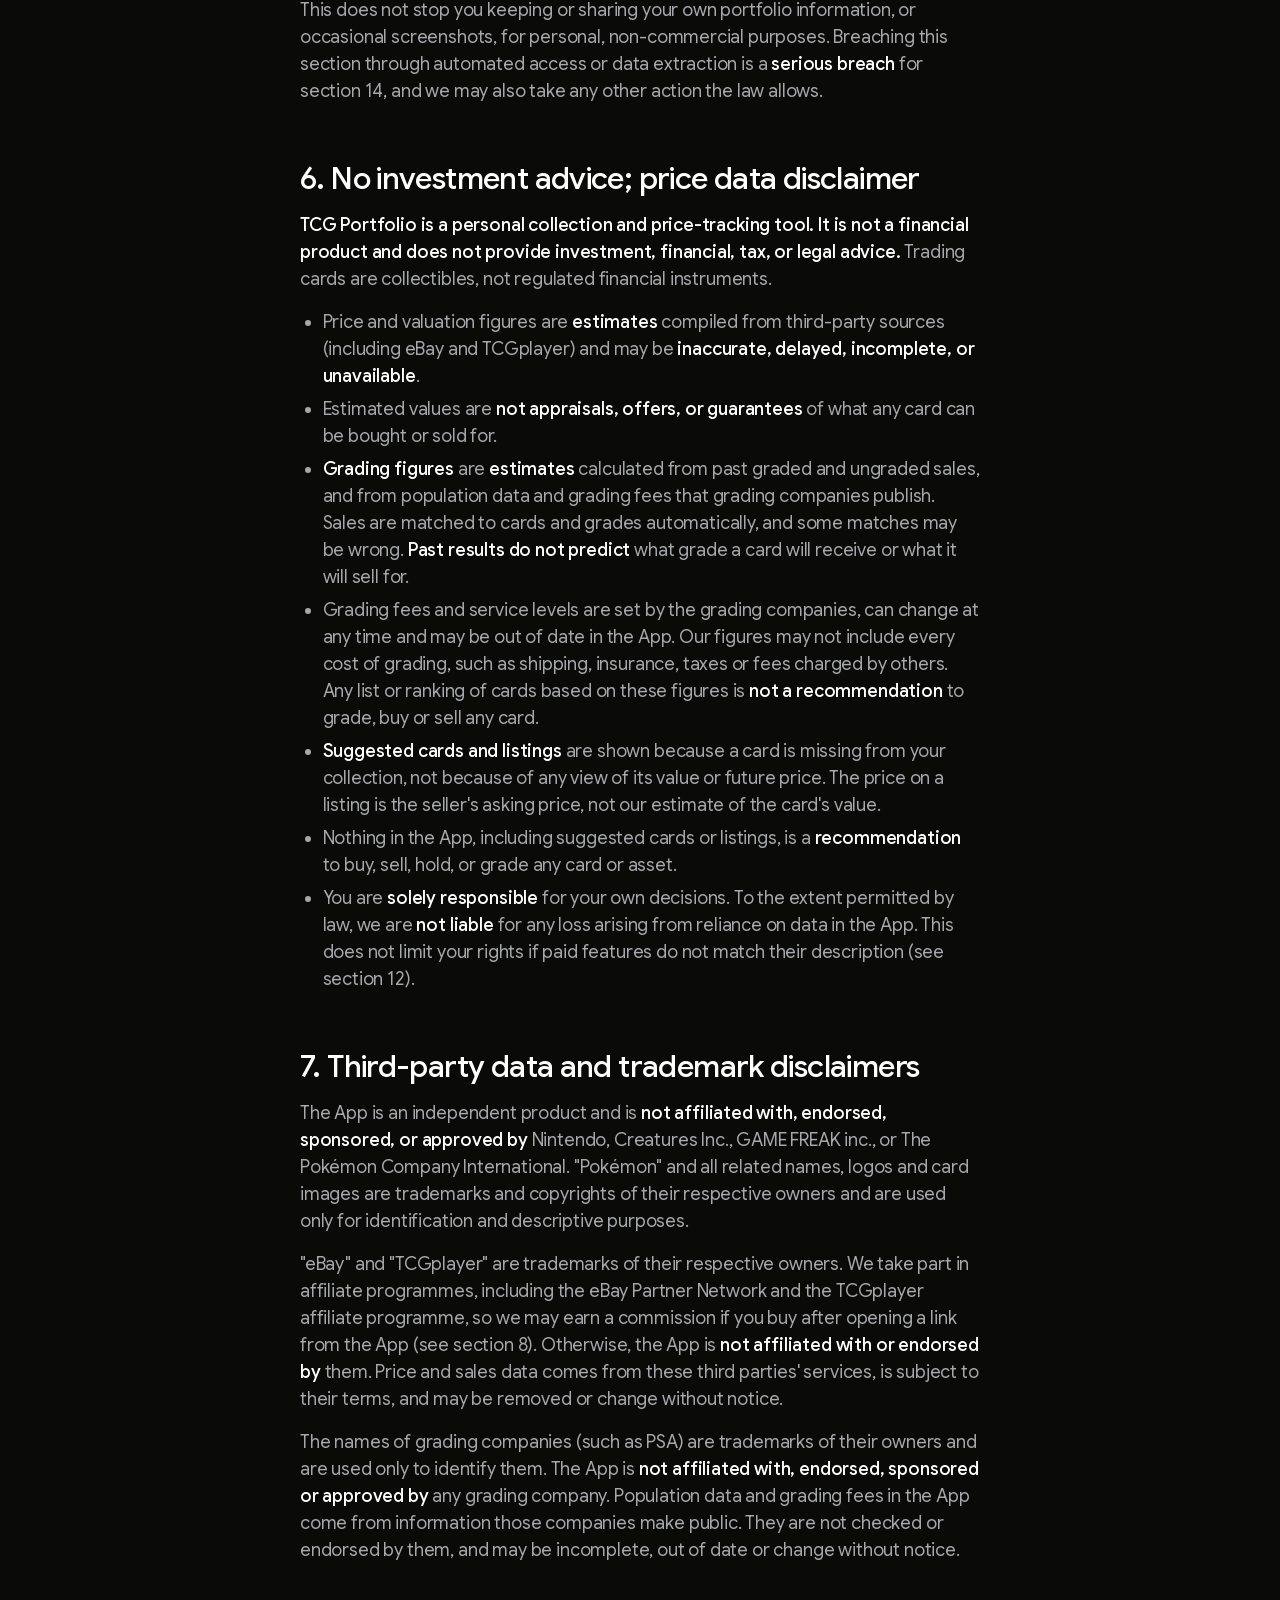
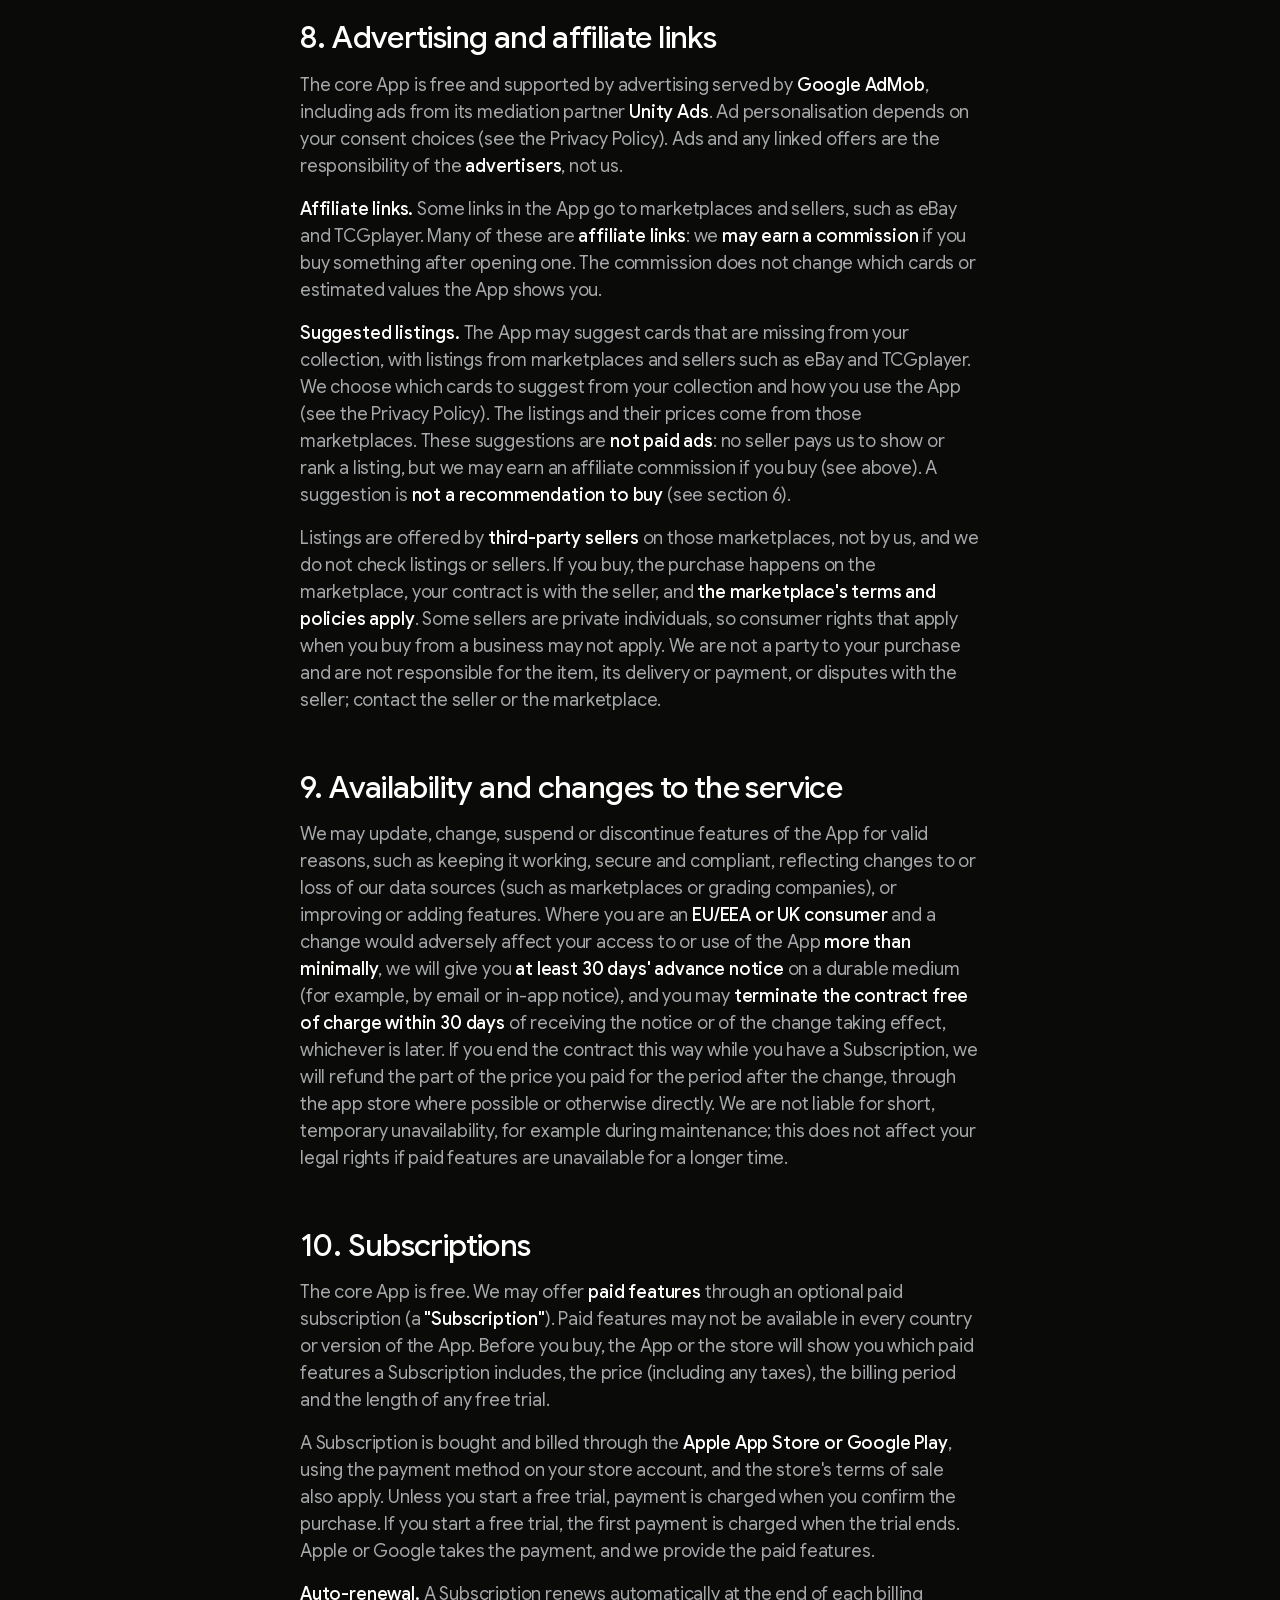
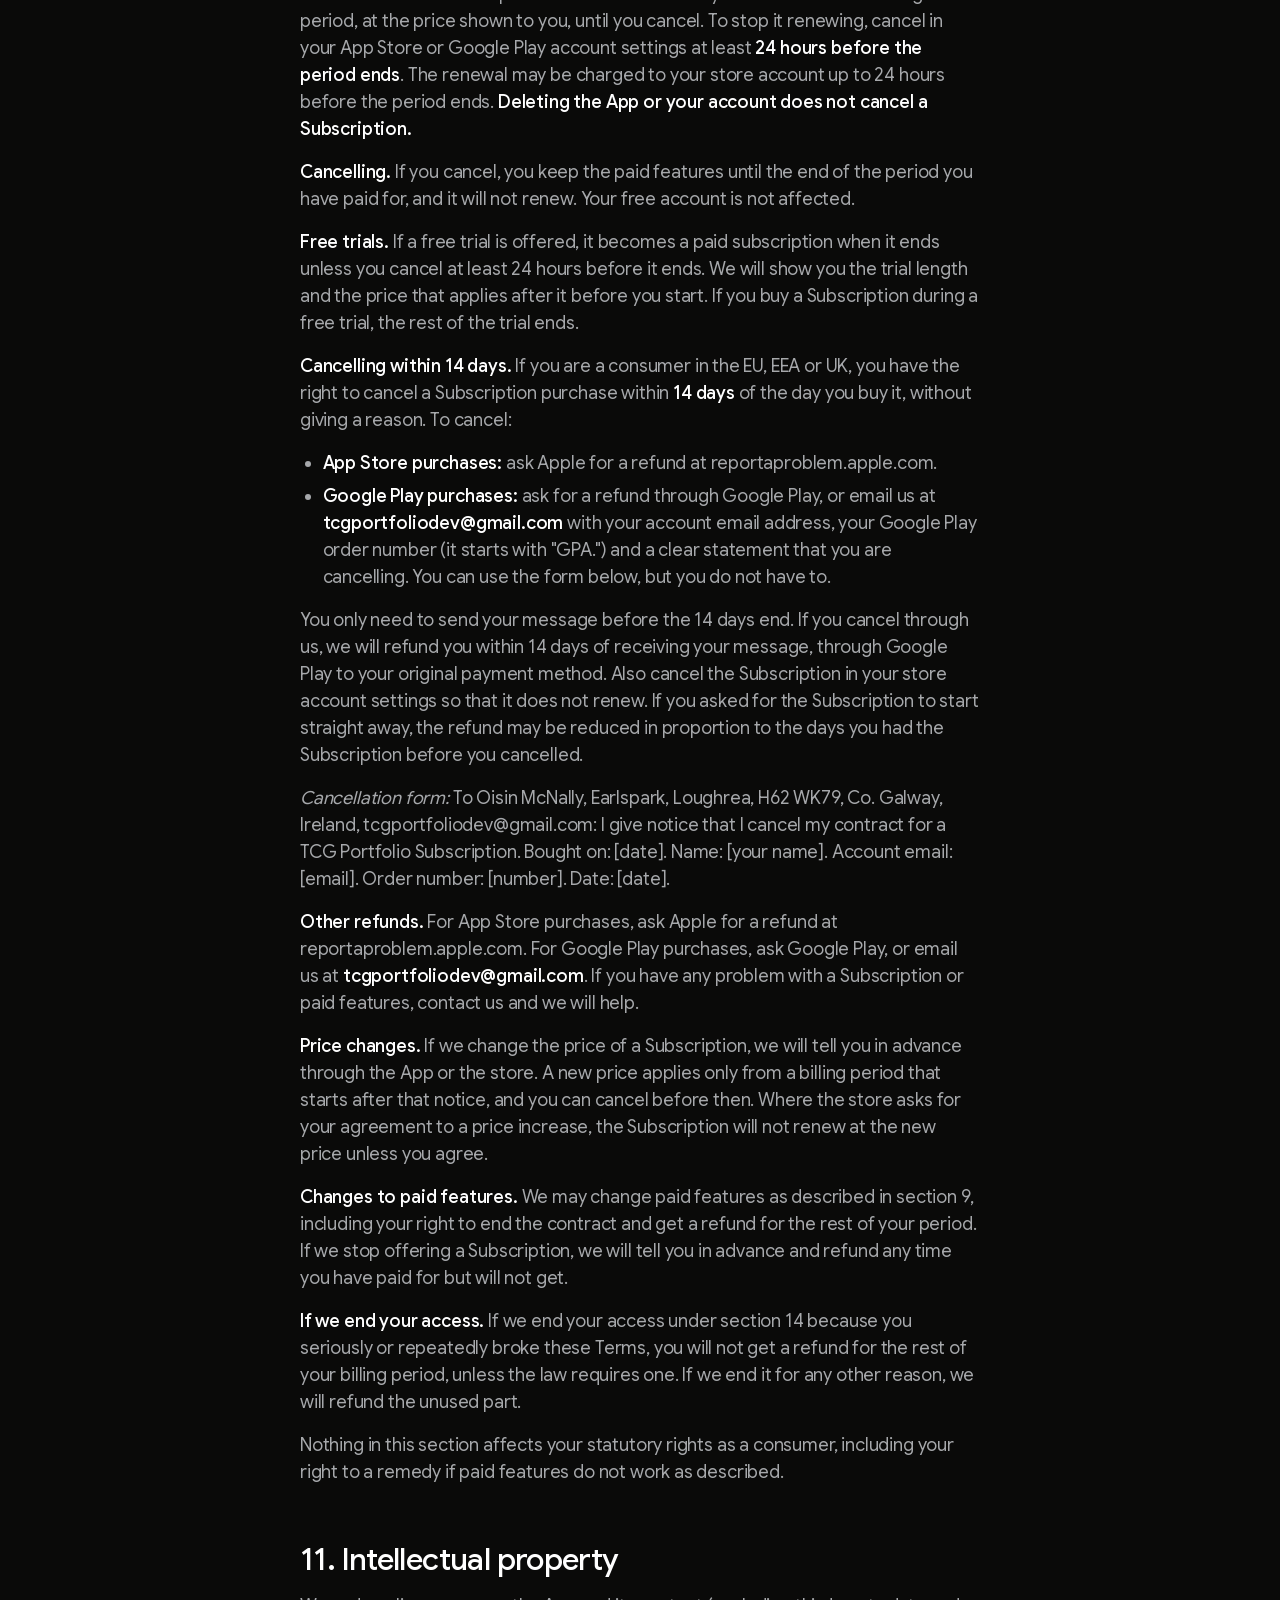
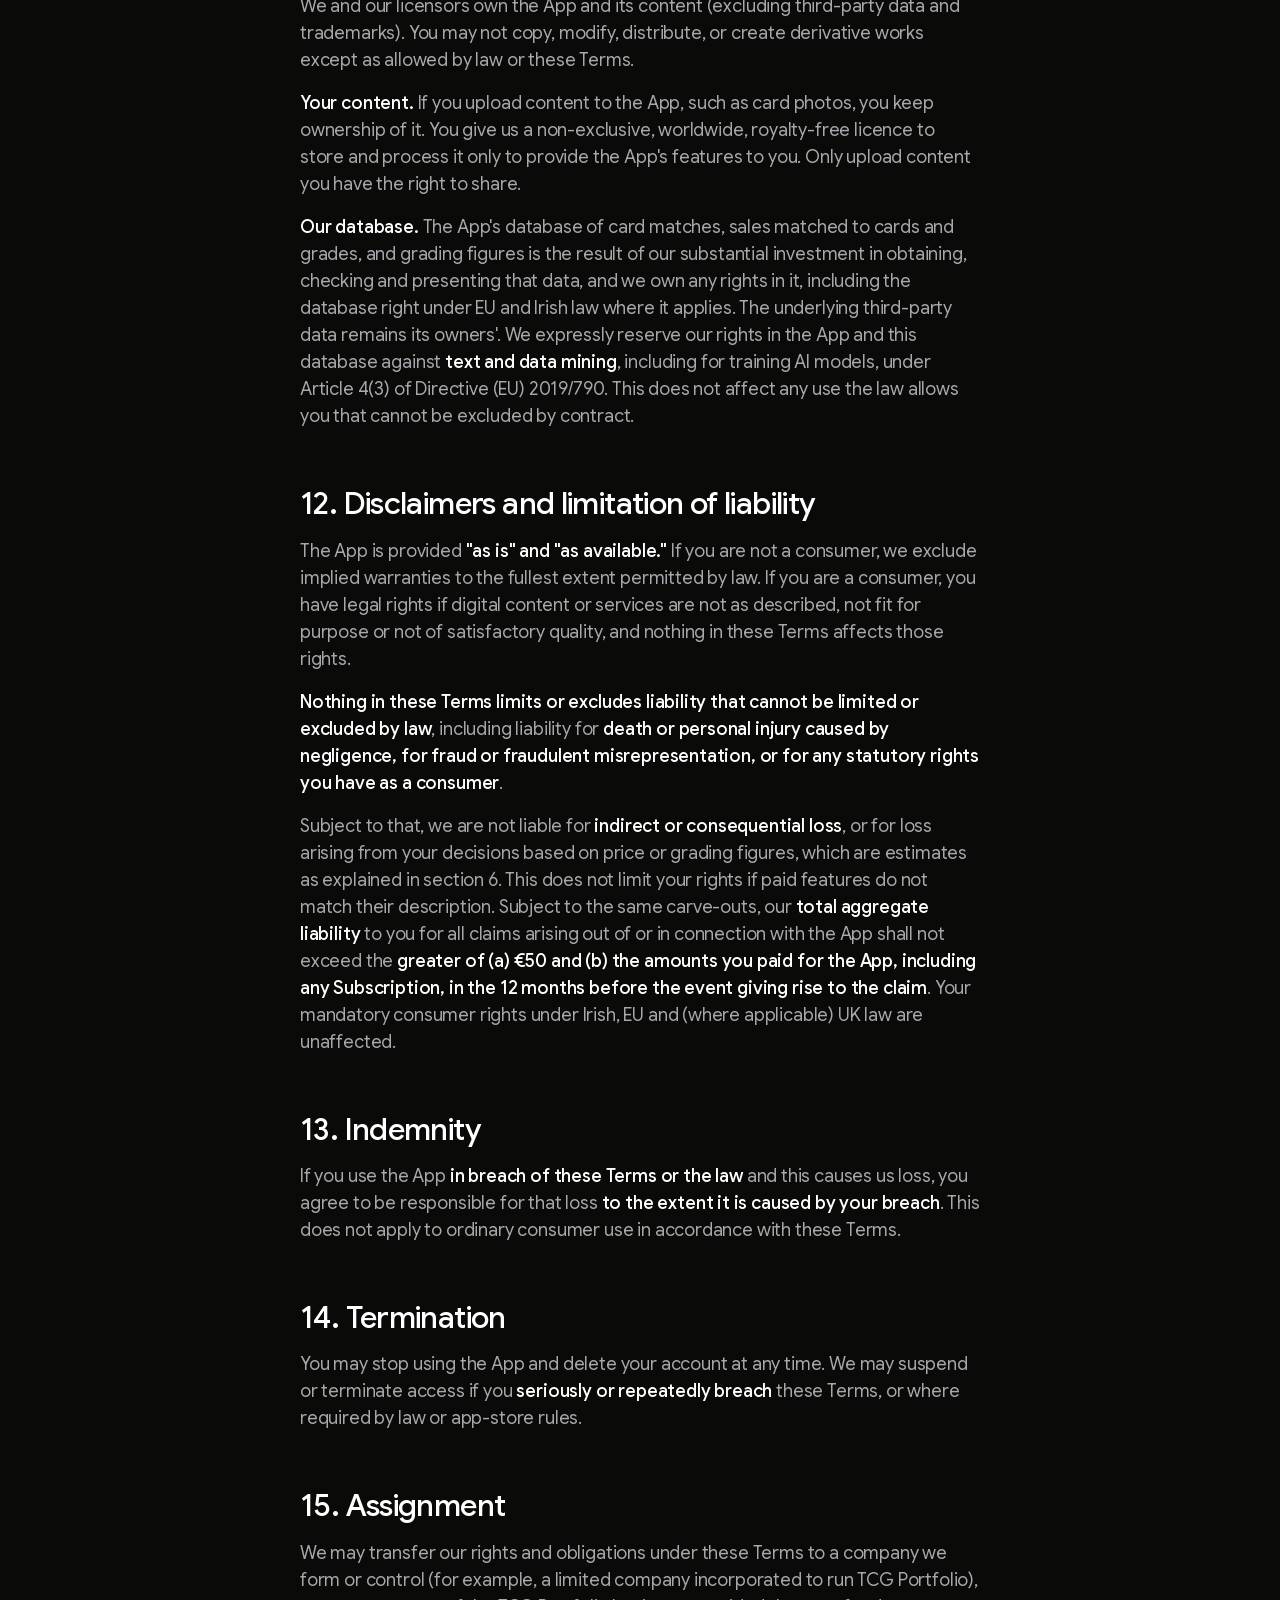
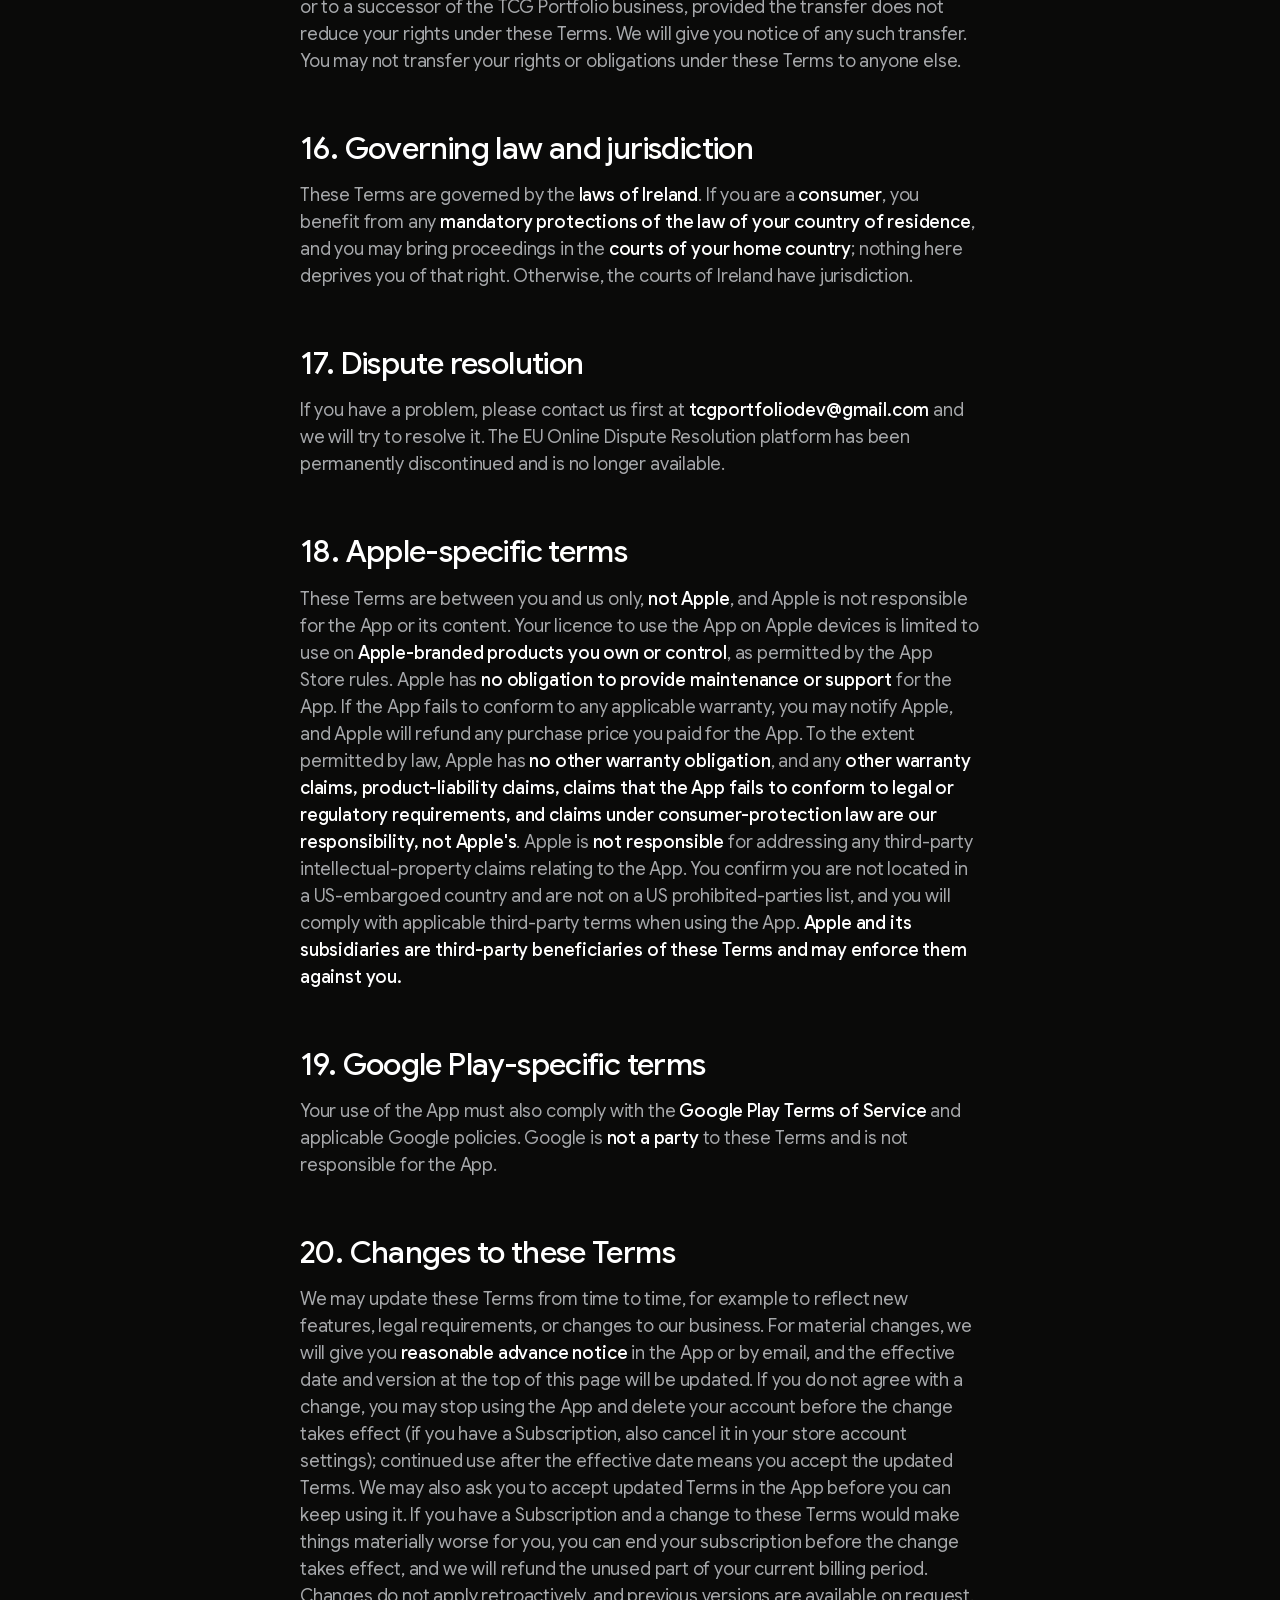
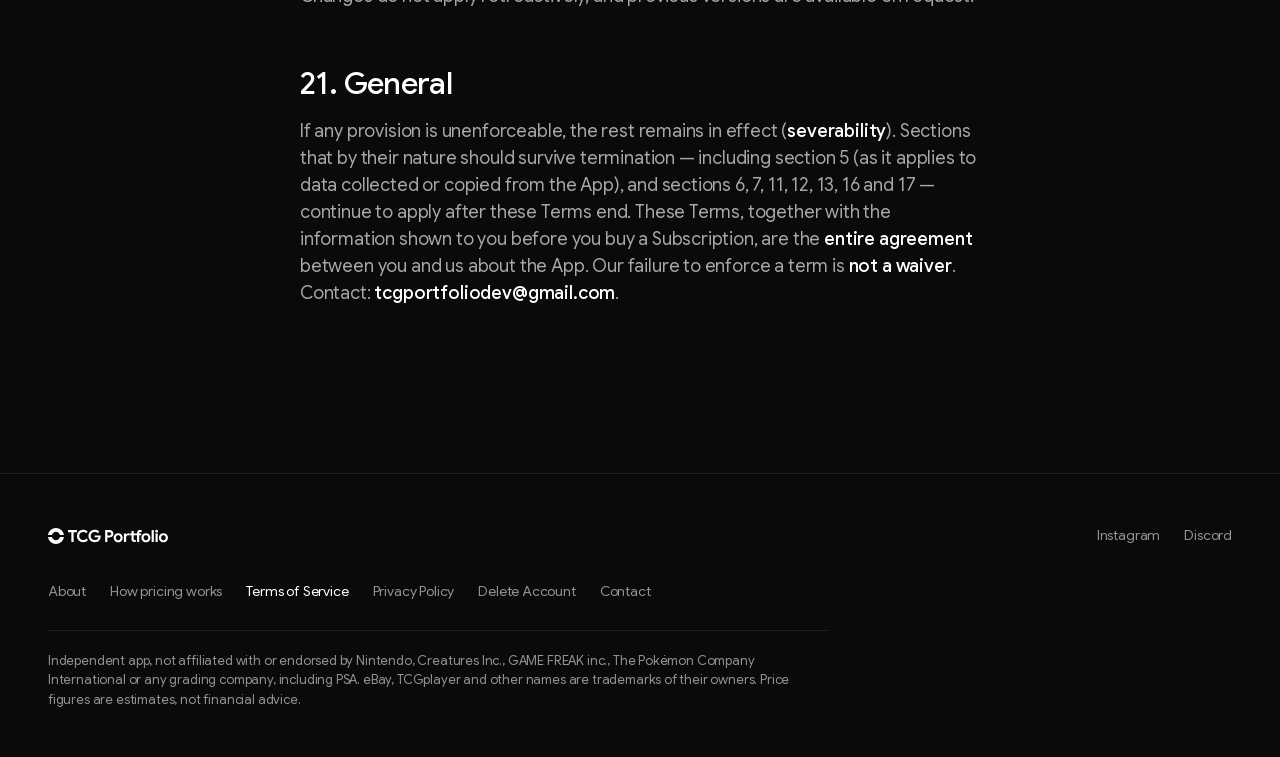
<file: terms.html>
<!doctype html>
<html lang="en">
<head>
<meta charset="utf-8">
<title>Terms of Service | TCG Portfolio</title>
<meta name="viewport" content="width=device-width, initial-scale=1">
<meta name="description" content="Terms of Service for the TCG Portfolio app and website: eligibility, accounts, estimated card prices, no financial advice, and the laws of Ireland.">
<link rel="canonical" href="https://tcgportfolio.io/terms">
<meta property="og:type" content="website">
<meta property="og:site_name" content="TCG Portfolio">
<meta property="og:title" content="Terms of Service | TCG Portfolio">
<meta property="og:description" content="Terms of Service for the TCG Portfolio app and website: eligibility, accounts, estimated card prices, no financial advice, and the laws of Ireland.">
<meta property="og:url" content="https://tcgportfolio.io/terms">
<meta property="og:image" content="https://tcgportfolio.io/share.png">
<meta property="og:image:width" content="1200">
<meta property="og:image:height" content="630">
<meta property="og:image:alt" content="TCG Portfolio, Pokémon card price tracker">
<meta name="twitter:card" content="summary_large_image">
<meta name="theme-color" content="#0a0a09">
<link rel="icon" href="/favicon.png" type="image/png">
<link rel="icon" href="/favicon.svg" type="image/svg+xml">
<link rel="apple-touch-icon" href="/logo-512.png">
<link rel="preload" as="font" type="font/woff2" crossorigin href="/fonts/google-sans-latin.woff2">
<script type="application/ld+json">
{
  "@context": "https://schema.org",
  "@graph": [
    {
      "@type": "WebPage",
      "@id": "https://tcgportfolio.io/terms#webpage",
      "url": "https://tcgportfolio.io/terms",
      "name": "Terms of Service · TCG Portfolio",
      "description": "Terms of Service for the TCG Portfolio app and website: eligibility, accounts, estimated card prices, no financial advice, and the laws of Ireland.",
      "inLanguage": "en",
      "isPartOf": {
        "@id": "https://tcgportfolio.io/#website"
      },
      "publisher": {
        "@id": "https://tcgportfolio.io/#org"
      },
      "breadcrumb": {
        "@id": "https://tcgportfolio.io/terms#breadcrumb"
      }
    },
    {
      "@type": "BreadcrumbList",
      "@id": "https://tcgportfolio.io/terms#breadcrumb",
      "itemListElement": [
        {
          "@type": "ListItem",
          "position": 1,
          "name": "Home",
          "item": "https://tcgportfolio.io/"
        },
        {
          "@type": "ListItem",
          "position": 2,
          "name": "Terms of Service",
          "item": "https://tcgportfolio.io/terms"
        }
      ]
    }
  ]
}
</script>

<link rel="stylesheet" href="/styles.css">
<script src="/site.js" defer></script>
</head>
<body>
<a class="skip" href="#main">Skip to content</a>

<header class="nav">
  <div class="wrap nav-inner">
    <a class="nav-logo" href="/"><img src="/logo.svg" alt="TCG Portfolio" width="132" height="18"></a>
    <nav class="nav-links" id="nav-links" aria-label="Main">
      <a href="/how-pricing-works">Pricing</a>
      <a href="/japanese-pokemon-card-prices">Japanese cards</a>
      <a href="/psa-graded-pokemon-card-prices">PSA prices</a>
      <a href="/about">About</a>
    </nav>
    <a class="pill pill--lav nav-cta" href="/#download">Get the app</a>
    <button class="nav-toggle" type="button" aria-expanded="false" aria-controls="nav-links" aria-label="Open menu">
      <svg class="i-open" viewBox="0 0 20 20" fill="none" stroke="currentColor" stroke-width="1.6" stroke-linecap="round" aria-hidden="true"><path d="M3 7h14M3 13h14"/></svg>
      <svg class="i-close" viewBox="0 0 20 20" fill="none" stroke="currentColor" stroke-width="1.6" stroke-linecap="round" aria-hidden="true"><path d="M5 5l10 10M15 5L5 15"/></svg>
    </button>
  </div>
</header>

<main id="main">
<section class="sec opener">
<article class="prose">
    <h1>Terms of Service</h1>
  <p class="effective">Effective 2026-11-12 &middot; Version 1.1</p>
  <p class="effective">Until 2026-11-12, <a href="/terms-v1.0">Version 1.0</a> applies.</p>

<h2>1. Who we are and acceptance</h2>
<p>These Terms are a contract between you and <strong>Oisin McNally</strong>, a sole trader established at Earlspark, Loughrea, H62 WK79, Co. Galway, Ireland ("we", "us"), trading as <strong>TCG Portfolio</strong> (the "App"). By downloading or using the App you accept these Terms and our Privacy Policy. If you do not agree, do not use the App.</p>
<h2>2. Eligibility and age</h2>
<p>You must be at least <strong>13 years old</strong> to use the App, and at least <strong>16</strong> if you are in the EEA. By using the App you confirm you meet the applicable minimum age.</p>
<h2>3. Licence</h2>
<p>We grant you a personal, non-exclusive, non-transferable, revocable licence to use the App on devices you own or control, for your own <strong>personal, non-commercial</strong> use, subject to these Terms and the app-store rules.</p>
<h2>4. Accounts</h2>
<p>An account is <strong>required</strong> to track your portfolio. You must provide a valid email address that you can access. You sign in using the methods the App offers, such as a <strong>one-time code</strong> sent to your email. You are responsible for keeping your email account and any sign-in details secure, and for activity under your account. You can <strong>delete your account and associated data</strong> at any time from within the App, or by emailing <strong>tcgportfoliodev@gmail.com</strong>. Deleting your account does not cancel a Subscription; cancel it in your App Store or Google Play account settings (see section 10).</p>
<h2>5. Acceptable use</h2>
<p>You agree not to misuse the App, including: breaking the law; attempting to access other users' data; reverse-engineering except as permitted by law; interfering with security; using bots, scrapers, crawlers or other automated means to access the App or our servers, or to collect, copy or extract data from them (including prices, sales, card matches and grading data); accessing our servers other than through the App's normal interface, for example through an unofficial app or by calling our API directly; copying, compiling or sharing data from the App to build a database, dataset or competing product, or to train or test AI or machine-learning models; overloading our systems, or getting around rate limits or other access controls; using the App to breach any third-party terms (including those of Apple, Google, eBay or TCGplayer); or helping anyone else do any of these things.</p>
<p>This does not stop you keeping or sharing your own portfolio information, or occasional screenshots, for personal, non-commercial purposes. Breaching this section through automated access or data extraction is a <strong>serious breach</strong> for section 14, and we may also take any other action the law allows.</p>
<h2>6. No investment advice; price data disclaimer</h2>
<p><strong>TCG Portfolio is a personal collection and price-tracking tool. It is not a financial product and does not provide investment, financial, tax, or legal advice.</strong> Trading cards are collectibles, not regulated financial instruments.</p>
<ul>
<li>Price and valuation figures are <strong>estimates</strong> compiled from third-party sources (including eBay and TCGplayer) and may be <strong>inaccurate, delayed, incomplete, or unavailable</strong>.</li>
<li>Estimated values are <strong>not appraisals, offers, or guarantees</strong> of what any card can be bought or sold for.</li>
<li><strong>Grading figures</strong> are <strong>estimates</strong> calculated from past graded and ungraded sales, and from population data and grading fees that grading companies publish. Sales are matched to cards and grades automatically, and some matches may be wrong. <strong>Past results do not predict</strong> what grade a card will receive or what it will sell for.</li>
<li>Grading fees and service levels are set by the grading companies, can change at any time and may be out of date in the App. Our figures may not include every cost of grading, such as shipping, insurance, taxes or fees charged by others. Any list or ranking of cards based on these figures is <strong>not a recommendation</strong> to grade, buy or sell any card.</li>
<li><strong>Suggested cards and listings</strong> are shown because a card is missing from your collection, not because of any view of its value or future price. The price on a listing is the seller's asking price, not our estimate of the card's value.</li>
<li>Nothing in the App, including suggested cards or listings, is a <strong>recommendation</strong> to buy, sell, hold, or grade any card or asset.</li>
<li>You are <strong>solely responsible</strong> for your own decisions. To the extent permitted by law, we are <strong>not liable</strong> for any loss arising from reliance on data in the App. This does not limit your rights if paid features do not match their description (see section 12).</li>
</ul>
<h2>7. Third-party data and trademark disclaimers</h2>
<p>The App is an independent product and is <strong>not affiliated with, endorsed, sponsored, or approved by</strong> Nintendo, Creatures Inc., GAME FREAK inc., or The Pokémon Company International. "Pokémon" and all related names, logos and card images are trademarks and copyrights of their respective owners and are used only for identification and descriptive purposes.</p>
<p>"eBay" and "TCGplayer" are trademarks of their respective owners. We take part in affiliate programmes, including the eBay Partner Network and the TCGplayer affiliate programme, so we may earn a commission if you buy after opening a link from the App (see section 8). Otherwise, the App is <strong>not affiliated with or endorsed by</strong> them. Price and sales data comes from these third parties' services, is subject to their terms, and may be removed or change without notice.</p>
<p>The names of grading companies (such as PSA) are trademarks of their owners and are used only to identify them. The App is <strong>not affiliated with, endorsed, sponsored or approved by</strong> any grading company. Population data and grading fees in the App come from information those companies make public. They are not checked or endorsed by them, and may be incomplete, out of date or change without notice.</p>
<h2>8. Advertising and affiliate links</h2>
<p>The core App is free and supported by advertising served by <strong>Google AdMob</strong>, including ads from its mediation partner <strong>Unity Ads</strong>. Ad personalisation depends on your consent choices (see the Privacy Policy). Ads and any linked offers are the responsibility of the <strong>advertisers</strong>, not us.</p>
<p><strong>Affiliate links.</strong> Some links in the App go to marketplaces and sellers, such as eBay and TCGplayer. Many of these are <strong>affiliate links</strong>: we <strong>may earn a commission</strong> if you buy something after opening one. The commission does not change which cards or estimated values the App shows you.</p>
<p><strong>Suggested listings.</strong> The App may suggest cards that are missing from your collection, with listings from marketplaces and sellers such as eBay and TCGplayer. We choose which cards to suggest from your collection and how you use the App (see the Privacy Policy). The listings and their prices come from those marketplaces. These suggestions are <strong>not paid ads</strong>: no seller pays us to show or rank a listing, but we may earn an affiliate commission if you buy (see above). A suggestion is <strong>not a recommendation to buy</strong> (see section 6).</p>
<p>Listings are offered by <strong>third-party sellers</strong> on those marketplaces, not by us, and we do not check listings or sellers. If you buy, the purchase happens on the marketplace, your contract is with the seller, and <strong>the marketplace's terms and policies apply</strong>. Some sellers are private individuals, so consumer rights that apply when you buy from a business may not apply. We are not a party to your purchase and are not responsible for the item, its delivery or payment, or disputes with the seller; contact the seller or the marketplace.</p>
<h2>9. Availability and changes to the service</h2>
<p>We may update, change, suspend or discontinue features of the App for valid reasons, such as keeping it working, secure and compliant, reflecting changes to or loss of our data sources (such as marketplaces or grading companies), or improving or adding features. Where you are an <strong>EU/EEA or UK consumer</strong> and a change would adversely affect your access to or use of the App <strong>more than minimally</strong>, we will give you <strong>at least 30 days' advance notice</strong> on a durable medium (for example, by email or in-app notice), and you may <strong>terminate the contract free of charge within 30 days</strong> of receiving the notice or of the change taking effect, whichever is later. If you end the contract this way while you have a Subscription, we will refund the part of the price you paid for the period after the change, through the app store where possible or otherwise directly. We are not liable for short, temporary unavailability, for example during maintenance; this does not affect your legal rights if paid features are unavailable for a longer time.</p>
<h2>10. Subscriptions</h2>
<p>The core App is free. We may offer <strong>paid features</strong> through an optional paid subscription (a <strong>"Subscription"</strong>). Paid features may not be available in every country or version of the App. Before you buy, the App or the store will show you which paid features a Subscription includes, the price (including any taxes), the billing period and the length of any free trial.</p>
<p>A Subscription is bought and billed through the <strong>Apple App Store or Google Play</strong>, using the payment method on your store account, and the store's terms of sale also apply. Unless you start a free trial, payment is charged when you confirm the purchase. If you start a free trial, the first payment is charged when the trial ends. Apple or Google takes the payment, and we provide the paid features.</p>
<p><strong>Auto-renewal.</strong> A Subscription renews automatically at the end of each billing period, at the price shown to you, until you cancel. To stop it renewing, cancel in your App Store or Google Play account settings at least <strong>24 hours before the period ends</strong>. The renewal may be charged to your store account up to 24 hours before the period ends. <strong>Deleting the App or your account does not cancel a Subscription.</strong></p>
<p><strong>Cancelling.</strong> If you cancel, you keep the paid features until the end of the period you have paid for, and it will not renew. Your free account is not affected.</p>
<p><strong>Free trials.</strong> If a free trial is offered, it becomes a paid subscription when it ends unless you cancel at least 24 hours before it ends. We will show you the trial length and the price that applies after it before you start. If you buy a Subscription during a free trial, the rest of the trial ends.</p>
<p><strong>Cancelling within 14 days.</strong> If you are a consumer in the EU, EEA or UK, you have the right to cancel a Subscription purchase within <strong>14 days</strong> of the day you buy it, without giving a reason. To cancel:</p>
<ul>
<li><strong>App Store purchases:</strong> ask Apple for a refund at reportaproblem.apple.com.</li>
<li><strong>Google Play purchases:</strong> ask for a refund through Google Play, or email us at <strong>tcgportfoliodev@gmail.com</strong> with your account email address, your Google Play order number (it starts with "GPA.") and a clear statement that you are cancelling. You can use the form below, but you do not have to.</li>
</ul>
<p>You only need to send your message before the 14 days end. If you cancel through us, we will refund you within 14 days of receiving your message, through Google Play to your original payment method. Also cancel the Subscription in your store account settings so that it does not renew. If you asked for the Subscription to start straight away, the refund may be reduced in proportion to the days you had the Subscription before you cancelled.</p>
<p><em>Cancellation form:</em> To Oisin McNally, Earlspark, Loughrea, H62 WK79, Co. Galway, Ireland, tcgportfoliodev@gmail.com: I give notice that I cancel my contract for a TCG Portfolio Subscription. Bought on: [date]. Name: [your name]. Account email: [email]. Order number: [number]. Date: [date].</p>
<p><strong>Other refunds.</strong> For App Store purchases, ask Apple for a refund at reportaproblem.apple.com. For Google Play purchases, ask Google Play, or email us at <strong>tcgportfoliodev@gmail.com</strong>. If you have any problem with a Subscription or paid features, contact us and we will help.</p>
<p><strong>Price changes.</strong> If we change the price of a Subscription, we will tell you in advance through the App or the store. A new price applies only from a billing period that starts after that notice, and you can cancel before then. Where the store asks for your agreement to a price increase, the Subscription will not renew at the new price unless you agree.</p>
<p><strong>Changes to paid features.</strong> We may change paid features as described in section 9, including your right to end the contract and get a refund for the rest of your period. If we stop offering a Subscription, we will tell you in advance and refund any time you have paid for but will not get.</p>
<p><strong>If we end your access.</strong> If we end your access under section 14 because you seriously or repeatedly broke these Terms, you will not get a refund for the rest of your billing period, unless the law requires one. If we end it for any other reason, we will refund the unused part.</p>
<p>Nothing in this section affects your statutory rights as a consumer, including your right to a remedy if paid features do not work as described.</p>
<h2>11. Intellectual property</h2>
<p>We and our licensors own the App and its content (excluding third-party data and trademarks). You may not copy, modify, distribute, or create derivative works except as allowed by law or these Terms.</p>
<p><strong>Your content.</strong> If you upload content to the App, such as card photos, you keep ownership of it. You give us a non-exclusive, worldwide, royalty-free licence to store and process it only to provide the App's features to you. Only upload content you have the right to share.</p>
<p><strong>Our database.</strong> The App's database of card matches, sales matched to cards and grades, and grading figures is the result of our substantial investment in obtaining, checking and presenting that data, and we own any rights in it, including the database right under EU and Irish law where it applies. The underlying third-party data remains its owners'. We expressly reserve our rights in the App and this database against <strong>text and data mining</strong>, including for training AI models, under Article 4(3) of Directive (EU) 2019/790. This does not affect any use the law allows you that cannot be excluded by contract.</p>
<h2>12. Disclaimers and limitation of liability</h2>
<p>The App is provided <strong>"as is" and "as available."</strong> If you are not a consumer, we exclude implied warranties to the fullest extent permitted by law. If you are a consumer, you have legal rights if digital content or services are not as described, not fit for purpose or not of satisfactory quality, and nothing in these Terms affects those rights.</p>
<p><strong>Nothing in these Terms limits or excludes liability that cannot be limited or excluded by law</strong>, including liability for <strong>death or personal injury caused by negligence, for fraud or fraudulent misrepresentation, or for any statutory rights you have as a consumer</strong>.</p>
<p>Subject to that, we are not liable for <strong>indirect or consequential loss</strong>, or for loss arising from your decisions based on price or grading figures, which are estimates as explained in section 6. This does not limit your rights if paid features do not match their description. Subject to the same carve-outs, our <strong>total aggregate liability</strong> to you for all claims arising out of or in connection with the App shall not exceed the <strong>greater of (a) €50 and (b) the amounts you paid for the App, including any Subscription, in the 12 months before the event giving rise to the claim</strong>. Your mandatory consumer rights under Irish, EU and (where applicable) UK law are unaffected.</p>
<h2>13. Indemnity</h2>
<p>If you use the App <strong>in breach of these Terms or the law</strong> and this causes us loss, you agree to be responsible for that loss <strong>to the extent it is caused by your breach</strong>. This does not apply to ordinary consumer use in accordance with these Terms.</p>
<h2>14. Termination</h2>
<p>You may stop using the App and delete your account at any time. We may suspend or terminate access if you <strong>seriously or repeatedly breach</strong> these Terms, or where required by law or app-store rules.</p>
<h2>15. Assignment</h2>
<p>We may transfer our rights and obligations under these Terms to a company we form or control (for example, a limited company incorporated to run TCG Portfolio), or to a successor of the TCG Portfolio business, provided the transfer does not reduce your rights under these Terms. We will give you notice of any such transfer. You may not transfer your rights or obligations under these Terms to anyone else.</p>
<h2>16. Governing law and jurisdiction</h2>
<p>These Terms are governed by the <strong>laws of Ireland</strong>. If you are a <strong>consumer</strong>, you benefit from any <strong>mandatory protections of the law of your country of residence</strong>, and you may bring proceedings in the <strong>courts of your home country</strong>; nothing here deprives you of that right. Otherwise, the courts of Ireland have jurisdiction.</p>
<h2>17. Dispute resolution</h2>
<p>If you have a problem, please contact us first at <strong>tcgportfoliodev@gmail.com</strong> and we will try to resolve it. The EU Online Dispute Resolution platform has been permanently discontinued and is no longer available.</p>
<h2>18. Apple-specific terms</h2>
<p>These Terms are between you and us only, <strong>not Apple</strong>, and Apple is not responsible for the App or its content. Your licence to use the App on Apple devices is limited to use on <strong>Apple-branded products you own or control</strong>, as permitted by the App Store rules. Apple has <strong>no obligation to provide maintenance or support</strong> for the App. If the App fails to conform to any applicable warranty, you may notify Apple, and Apple will refund any purchase price you paid for the App. To the extent permitted by law, Apple has <strong>no other warranty obligation</strong>, and any <strong>other warranty claims, product-liability claims, claims that the App fails to conform to legal or regulatory requirements, and claims under consumer-protection law are our responsibility, not Apple's</strong>. Apple is <strong>not responsible</strong> for addressing any third-party intellectual-property claims relating to the App. You confirm you are not located in a US-embargoed country and are not on a US prohibited-parties list, and you will comply with applicable third-party terms when using the App. <strong>Apple and its subsidiaries are third-party beneficiaries of these Terms and may enforce them against you.</strong></p>
<h2>19. Google Play-specific terms</h2>
<p>Your use of the App must also comply with the <strong>Google Play Terms of Service</strong> and applicable Google policies. Google is <strong>not a party</strong> to these Terms and is not responsible for the App.</p>
<h2>20. Changes to these Terms</h2>
<p>We may update these Terms from time to time, for example to reflect new features, legal requirements, or changes to our business. For material changes, we will give you <strong>reasonable advance notice</strong> in the App or by email, and the effective date and version at the top of this page will be updated. If you do not agree with a change, you may stop using the App and delete your account before the change takes effect (if you have a Subscription, also cancel it in your store account settings); continued use after the effective date means you accept the updated Terms. We may also ask you to accept updated Terms in the App before you can keep using it. If you have a Subscription and a change to these Terms would make things materially worse for you, you can end your subscription before the change takes effect, and we will refund the unused part of your current billing period. Changes do not apply retroactively, and previous versions are available on request.</p>
<h2>21. General</h2>
<p>If any provision is unenforceable, the rest remains in effect (<strong>severability</strong>). Sections that by their nature should survive termination — including section 5 (as it applies to data collected or copied from the App), and sections 6, 7, 11, 12, 13, 16 and 17 — continue to apply after these Terms end. These Terms, together with the information shown to you before you buy a Subscription, are the <strong>entire agreement</strong> between you and us about the App. Our failure to enforce a term is <strong>not a waiver</strong>. Contact: <strong>tcgportfoliodev@gmail.com</strong>.</p>

</article>
</section>
</main>

<footer class="footer">
  <div class="wrap">
    <div class="footer-top">
      <a class="nav-logo" href="/"><img src="/logo.svg" alt="TCG Portfolio" width="132" height="18" loading="lazy"></a>
      <nav class="footer-links" aria-label="Social">
        <a href="https://www.instagram.com/tcg_portfolio/">Instagram</a>
        <a href="https://discord.gg/KDzCF89WP8">Discord</a>
      </nav>
    </div>
    <nav class="footer-links" aria-label="Site">
      <a href="/about">About</a>
      <a href="/how-pricing-works">How pricing works</a>
      <a href="/terms" aria-current="page">Terms of Service</a>
      <a href="/privacy">Privacy Policy</a>
      <a href="/delete-account">Delete Account</a>
      <a href="mailto:tcgportfoliodev@gmail.com">Contact</a>
    </nav>
    <p class="disclaimer">Independent app, not affiliated with or endorsed by Nintendo, Creatures Inc., GAME FREAK inc., The Pokémon Company International or any grading company, including PSA. eBay, TCGplayer and other names are trademarks of their owners. Price figures are estimates, not financial advice.</p>
  </div>
</footer>

</body>
</html>
</file>
<file: styles.css>
/* TCG Portfolio site styles: Apple WWDC keynote on the web (tcg-portfolio-ui/docs/marketing-video-style.md).
   Dark stage, centred, sentence case, one idea per section. Colours: #0A0A09, #40464D, #B9B6E9, #F2F2F9, #FFF + the app greys.
   Lavender on one word per section at most (wrap it in <em>). Green/red only for price up/down. */

/* Google Sans (SIL OFL 1.1, see /fonts/OFL.txt), variable wght, self-hosted */
@font-face{font-family:'Google Sans';font-style:normal;font-weight:400 700;font-display:swap;src:url(/fonts/google-sans-latin-ext.woff2) format('woff2');unicode-range:U+0100-02BA,U+02BD-02C5,U+02C7-02CC,U+02CE-02D7,U+02DD-02FF,U+0304,U+0308,U+0329,U+1D00-1DBF,U+1E00-1E9F,U+1EF2-1EFF,U+2020,U+20A0-20AB,U+20AD-20C4,U+2113,U+2C60-2C7F,U+A720-A7FF}
@font-face{font-family:'Google Sans';font-style:normal;font-weight:400 700;font-display:swap;src:url(/fonts/google-sans-latin.woff2) format('woff2');unicode-range:U+0000-00FF,U+0131,U+0152-0153,U+02BB-02BC,U+02C6,U+02DA,U+02DC,U+0304,U+0308,U+0329,U+2000-206F,U+20AC,U+2122,U+2191,U+2193,U+2212,U+2215,U+FEFF,U+FFFD}

:root{
  --ink:#0a0a09;--slate:#40464d;--lav:#b9b6e9;--paper:#f2f2f9;--white:#fff;
  --muted:hsl(214 3% 66%);   /* app muted-foreground, 8.6:1 on ink */
  --dim:hsl(214 3% 58%);     /* app subtle, 6.6:1: the floor for any text */
  --line:rgba(255,255,255,.08);
  --gut:16px;--nav-h:56px;--sec:clamp(104px,13vw,184px);
  /* phone zoom per stage (the kit phone is 450x932) */
  --z-hero:.64;--z-feature:.6;--z-reel:.56;
}
@media (min-width:768px){:root{--gut:32px;--z-hero:.78;--z-feature:.68;--z-reel:.54;}}
@media (min-width:1200px){:root{--gut:48px;--z-hero:.9;--z-feature:.76;--z-reel:.64;}}

*,*::before,*::after{box-sizing:border-box}
html{background:var(--ink);scroll-padding-top:calc(var(--nav-h) + 16px);-webkit-text-size-adjust:100%}
body{margin:0;background:var(--ink);color:#fff;font:400 17px/1.5 'Google Sans',system-ui,sans-serif;letter-spacing:-.01em;-webkit-font-smoothing:antialiased;overflow-x:clip}
img,svg{display:block;max-width:100%}
a{color:inherit}
h1,h2,h3,p,ul,figure{margin:0}
ul{padding:0;list-style:none}
h1,h2,h3{font-weight:500;text-wrap:balance}
h1 em,h2 em,h3 em{font-style:normal;color:var(--lav)}
:focus-visible{outline:2px solid var(--lav);outline-offset:3px;border-radius:6px}
.skip{position:absolute;left:12px;top:-60px;z-index:100;background:var(--lav);color:var(--ink);padding:12px 16px;border-radius:999px;font-weight:500;text-decoration:none}
.skip:focus{top:8px}
.wrap{max-width:calc(1200px + 2*var(--gut));margin-inline:auto;padding-inline:var(--gut)}

/* ---------- type: one scale (desktop / mobile). Never larger. ---------- */
.type-stat{font-size:clamp(112px,16.7vw,240px);font-weight:700;line-height:.9;letter-spacing:-.05em;font-variant-numeric:tabular-nums} /* figures only */
.type-feature{font-size:clamp(52px,7.2vw,104px);font-weight:700;line-height:1;letter-spacing:-.045em}
.type-statement{font-size:clamp(40px,5.28vw,76px);font-weight:500;line-height:1.06;letter-spacing:-.035em}
.type-headline{font-size:clamp(32px,3.9vw,56px);font-weight:500;line-height:1.1;letter-spacing:-.035em}
.type-sub{font-size:clamp(18px,1.67vw,24px);line-height:1.4;color:var(--muted);text-wrap:balance}
.type-fine{font-size:14px;line-height:1.4;color:var(--dim)}
.type-label{font-size:17px;font-weight:500;color:var(--muted)}
@media (min-width:1200px){.type-fine{font-size:16px}}
.type-statement+.type-sub,.type-headline+.type-sub{margin-top:20px}

/* ---------- pills ---------- */
.pill{position:relative;display:inline-flex;align-items:center;justify-content:center;gap:8px;border-radius:999px;font-weight:500;line-height:1;text-decoration:none;white-space:nowrap;transition:background-color .2s,color .2s}
.pill--lav{height:34px;padding:0 16px;font-size:14px;background:var(--lav);color:var(--ink)}
.pill--lav::before{content:"";position:absolute;inset:-5px -2px}  /* 44px hit area around a 34px pill */
.pill--store{height:48px;padding:0 22px 0 18px;font-size:16px;background:#fff;color:var(--ink)}
.pill--store svg{width:18px;height:18px}
@media (min-width:768px){.pill--store{height:52px;padding:0 24px 0 20px;font-size:17px}}
@media (hover:hover){.pill--lav:hover{background:#cbc9f0}.pill--store:hover{background:var(--paper)}}
.stores{display:flex;flex-wrap:wrap;justify-content:center;gap:12px;margin-top:36px}

/* ---------- nav ---------- */
.nav{position:sticky;top:0;z-index:50;background:rgba(10,10,9,.72);-webkit-backdrop-filter:saturate(180%) blur(20px);backdrop-filter:saturate(180%) blur(20px);border-bottom:1px solid var(--line)}
.nav-inner{display:flex;flex-wrap:wrap;align-items:center;gap:0 16px;min-height:var(--nav-h)}
.nav-logo{display:flex;align-items:center;min-height:44px;margin-right:auto}
.nav-logo img{width:132px;height:auto}
.nav-links{order:3;width:100%;display:flex;flex-wrap:wrap;gap:0 20px;padding-bottom:8px}
.nav-links a{display:flex;align-items:center;min-height:44px;font-size:14px;color:var(--muted);text-decoration:none;transition:color .2s}
.nav-links a:hover,.nav-links a[aria-current]{color:#fff}
.nav-toggle{display:none;width:44px;height:44px;margin-right:-10px;align-items:center;justify-content:center;background:none;border:0;color:#fff;cursor:pointer}
.nav-toggle svg{width:20px;height:20px}
.nav-toggle .i-close,.nav[data-open] .nav-toggle .i-open{display:none}
.nav[data-open] .nav-toggle .i-close{display:block}
@media (max-width:819px){
  /* with JS the links fold behind the menu button; without JS they stay visible as a second row */
  html.js .nav-toggle{display:inline-flex;order:2}
  html.js .nav-links{display:none;flex-direction:column;padding-bottom:16px}
  html.js .nav[data-open] .nav-links{display:flex}
  html.js .nav-links a{min-height:52px;font-size:21px;letter-spacing:-.02em;color:#fff;border-bottom:1px solid var(--line)}
}
@media (max-width:359px){.nav-logo img{width:112px}.nav-inner{column-gap:8px}}
@media (min-width:820px){.nav-links{order:0;width:auto;padding:0;gap:0 28px;margin-right:12px}}

/* ---------- sections ---------- */
.sec{padding-block:var(--sec) 0;text-align:center}
main>.sec:last-child{padding-bottom:var(--sec)}
.opener{position:relative;overflow-x:clip;padding-top:clamp(56px,8vw,112px);text-align:center}
.opener h1{max-width:13em;margin-inline:auto}
.opener .type-sub{max-width:34em;margin-inline:auto}

/* stage: a phone (or phones) on the dark stage; captions sit under it */
.stage{position:relative;display:flex;flex-direction:column;align-items:center;margin-top:clamp(56px,7vw,96px)}
.stage figcaption,.sec--reel>.type-fine{margin-top:24px;text-align:center}
/* the one light on the page: a faint lavender glow behind the hero phone */
.stage--hero::before{content:"";position:absolute;left:50%;top:0;width:min(1100px,180vw);height:110%;transform:translateX(-50%);background:radial-gradient(42% 46% at 50% 46%,rgba(185,182,233,.13),rgba(185,182,233,0) 70%);pointer-events:none}
/* crop: shows the top --crop share of a phone at zoom --z, the bottom fading into the stage */
.crop{position:relative;width:calc(450px*var(--z));height:calc(932px*var(--z)*var(--crop,1));overflow:hidden;flex:none;
  -webkit-mask-image:linear-gradient(#000 62%,transparent);mask-image:linear-gradient(#000 62%,transparent)}
.stage--hero .crop{-webkit-mask-image:linear-gradient(#000 80%,transparent);mask-image:linear-gradient(#000 80%,transparent)}
.crop>.phone{zoom:var(--z)}

/* statements: one word a beat */
.words{display:flex;flex-direction:column;align-items:center}
.words>span{display:block}
.words+.type-sub{margin-top:32px}

/* lift-out: one panel forward, phone dimmed ~40%, shadow only (at most twice a page) */
.stage--lift .phone{opacity:.58}
.lift{--zl:calc(var(--z-feature)*1.2);position:absolute;top:calc(40px*var(--z-feature));left:50%;width:430px;margin-left:-215px;zoom:var(--zl);
  padding:8px 0 4px;border-radius:14px;background:hsl(212 9% 7%);border:1px solid rgba(255,255,255,.12);box-shadow:0 30px 90px rgba(0,0,0,.75);
  font-family:'Google Sans',system-ui,sans-serif;line-height:1.35;color:#fff;text-align:left;-webkit-font-smoothing:antialiased}
.lift *{box-sizing:border-box;margin:0;padding:0}
.lift .pf-header{padding:4px 0 10px}

/* feature list: short H3 + one line, calm grid, no icons */
.facts{display:grid;gap:20px;max-width:880px;margin:clamp(40px,5vw,64px) auto 0;text-align:center}
.facts li{padding:0;border:0}
.facts h3{font-size:clamp(21px,2vw,28px);font-weight:500;letter-spacing:-.02em;color:var(--muted)}
.facts p{margin-top:6px;color:var(--muted)}

/* phone reel: three side by side on desktop, swipeable with scroll-snap below (no auto-rotate) */
.reel{display:flex;gap:24px;margin-top:clamp(48px,6vw,80px);padding:0 var(--gut) 8px;overflow-x:auto;scroll-snap-type:x mandatory;scroll-padding-inline:var(--gut);scrollbar-width:none;overscroll-behavior-x:contain}
.reel::-webkit-scrollbar{display:none}
.reel figure{flex:none;scroll-snap-align:center;display:flex;flex-direction:column;align-items:center}
.reel figcaption{margin-top:20px;font-size:clamp(18px,1.67vw,24px);font-weight:500;letter-spacing:-.02em}
.reel:focus-visible{outline-offset:-2px}
@media (min-width:1100px){.reel{justify-content:center;gap:48px;overflow:visible}}

/* learn more: quiet text links */
.links{display:flex;flex-wrap:wrap;justify-content:center;gap:0 36px;margin-top:12px}
.links a,.more{display:inline-flex;align-items:center;min-height:44px;font-size:19px;letter-spacing:-.02em;color:#fff;text-decoration:none}
.links a{display:inline-block;padding-block:10px;line-height:1.3;text-wrap:balance}
.links a::after,.more::after{content:"\203A";margin-left:6px;color:var(--muted);font-size:1.15em;line-height:1}
@media (hover:hover){.links a:hover,.more:hover{text-decoration:underline;text-underline-offset:4px;text-decoration-thickness:1px}}
@media (max-width:639px){.links{flex-direction:column;align-items:center}}
.sec--quiet{padding-top:calc(var(--sec)*.75)}

/* ---------- long-form copy (subpages, legal) ---------- */
.prose{max-width:calc(680px + 2*var(--gut));margin-inline:auto;padding-inline:var(--gut);text-align:left;color:var(--muted);font-size:18px;line-height:1.5}
.prose h1{font-size:clamp(40px,5.28vw,76px);line-height:1.06;letter-spacing:-.035em;color:#fff}
.prose h1{max-width:none;margin-inline:0}
.prose h2{font-size:clamp(24px,2.4vw,32px);line-height:1.15;letter-spacing:-.02em;color:#fff;margin-top:56px}
.prose h3{font-size:20px;line-height:1.3;letter-spacing:-.02em;color:#fff;margin-top:32px}
.prose p,.prose ul,.prose ol,.prose table,.prose .table-scroll{margin-top:16px}
.prose ul,.prose ol{padding-left:1.25em}
.prose ul{list-style:disc}
.prose li+li{margin-top:6px}
.prose strong{color:#fff;font-weight:500}
.prose a,.ed a{color:inherit;text-decoration:underline;text-decoration-color:rgba(255,255,255,.35);text-underline-offset:3px}
.prose a:hover{text-decoration-color:#fff}
.prose a.more,.ed a.more{color:#fff;text-decoration:none}
.prose .effective,.effective{color:var(--dim);font-size:15px}
.table-scroll{overflow-x:auto}
.prose table{border-collapse:collapse;width:100%;font-size:15px}
.prose th,.prose td{padding:10px 12px;border-bottom:1px solid var(--line);text-align:left;vertical-align:top}
.prose th{color:#fff;font-weight:500}

/* subpage opener: crumbs, H1, .type-sub, byline, then the phone (all centred) */
.crumbs{margin-bottom:16px}
.crumbs a{display:inline-flex;align-items:center;min-height:44px;color:var(--muted);text-decoration:none}
.crumbs a:hover{color:#fff}
.opener .byline{max-width:34em;margin:16px auto 0}
.opener .byline a{text-underline-offset:3px}

/* editorial rows: H2 left, copy right on desktop; the lead (.ed-intro) is one centred column */
.ed{max-width:calc(1080px + 2*var(--gut));margin:calc(var(--sec)*.6) auto 0;padding-inline:var(--gut);text-align:left}
.ed-row{display:grid;gap:16px;padding-block:48px;border-top:1px solid var(--line)}
.ed>.ed-row:first-child{border-top:0;padding-top:0}
.ed h2{font-size:clamp(24px,2.4vw,32px);line-height:1.15;letter-spacing:-.02em}
.ed .type-label{display:block;font-size:15px;margin-bottom:8px}
.ed .prose{max-width:680px;margin:0;padding:0}
.ed .prose>:first-child{margin-top:0}
@media (min-width:960px){.ed-row{grid-template-columns:minmax(0,5fr) minmax(0,7fr);gap:64px;padding-block:64px}}
.ed .ed-intro{display:block}
.ed-intro .prose{margin-inline:auto}
.ed-intro .prose p{font-size:clamp(19px,1.6vw,24px);line-height:1.45;color:var(--muted);max-width:680px;margin-inline:auto;text-wrap:pretty}
@media (min-width:640px){.ed-intro .prose p{text-align:center}}
.ed-stage{margin-block:0;padding-block:16px 64px}

/* legal pages: wide tables scroll sideways on phones instead of squashing; long addresses wrap */
article.prose table{min-width:640px}
.prose p,.prose li{overflow-wrap:anywhere}
.prose h1+.effective{margin-top:24px}
.prose .effective+:not(.effective){margin-top:40px}
.prose .effective+.effective{margin-top:4px}
.footer a[aria-current]{color:#fff}

/* 404: keep the footer near the bottom on tall screens */
.notfound{min-height:calc(100svh - var(--nav-h) - 300px);display:flex;align-items:center;justify-content:center}
.notfound .links{margin-top:56px}

/* ---------- footer ---------- */
.footer{border-top:1px solid var(--line);padding-block:40px 48px;font-size:14px;line-height:1.4;color:var(--dim)}
.footer-top{display:flex;flex-wrap:wrap;align-items:center;justify-content:space-between;gap:8px 16px}
.footer-top img{width:120px;height:auto}
.footer-links,.footer-social{display:flex;flex-wrap:wrap;gap:0 24px}
.footer-top+.footer-links{margin-top:12px}
.footer a{display:inline-flex;align-items:center;gap:8px;min-height:44px;text-decoration:none;transition:color .2s}
.footer a:hover{color:#fff}
.footer-social svg{display:none}
.footer .disclaimer{max-width:60em;margin-top:16px;padding-top:20px;border-top:1px solid var(--line);font-size:13px;line-height:1.5}

/* ---------- motion: one move. Fade + 16px rise, ease-out. Hidden only under html.js. ---------- */
html.js .reveal{opacity:0;transform:translateY(16px);transition:opacity .8s cubic-bezier(.2,.7,.2,1) var(--d,0s),transform .8s cubic-bezier(.2,.7,.2,1) var(--d,0s)}
html.js .reveal.is-in{opacity:1;transform:none}
@media (prefers-reduced-motion:reduce){
  *,*::before,*::after{animation:none!important;transition:none!important;scroll-behavior:auto!important}
  html.js .reveal{opacity:1;transform:none}
}

/* legacy variable names still read by page-scoped <style> blocks; .section--light now renders on the dark stage */
:root{--gutter:var(--gut);--accent:var(--lav);--text:#fff;--muted-2:var(--dim);--link:var(--lav);--black:#0a0a09;--slate:#40464d}
.section--light{--slate:hsl(214 3% 66%);--black:#fff;--white:hsl(212 9% 9%)}
/* ---------- legacy: pre-keynote subpage classes, restyled for the dark stage. Delete once no page uses them. ---------- */
.container{max-width:calc(980px + 2*var(--gut));margin-inline:auto;padding-inline:var(--gut)}
.container--wide{max-width:calc(1200px + 2*var(--gut))}
.section{padding-block:var(--sec) 0}
main>.section:last-child{padding-bottom:var(--sec)}
.center{text-align:center}
.center .lead,.center .tagline{margin-inline:auto}
.eyebrow{font-size:17px;font-weight:500;color:var(--muted);margin-bottom:16px}
.display{font-size:clamp(40px,5.28vw,76px);line-height:1.06;letter-spacing:-.035em}
.headline{font-size:clamp(32px,3.9vw,56px);line-height:1.1;letter-spacing:-.035em}
.tagline{font-size:clamp(18px,1.67vw,24px);color:#fff;max-width:28em;margin-top:20px}
.lead{font-size:clamp(18px,1.67vw,24px);line-height:1.4;color:var(--muted);max-width:34em;margin-top:20px}
.copy p,.bento>.tile p{color:var(--muted);max-width:40em;margin-top:16px}
.copy a,.lead a,.bento>.tile a:not(.more):not(.stretch){color:var(--lav);text-underline-offset:3px}
.btn{display:inline-flex;align-items:center;justify-content:center;height:34px;padding:0 16px;border-radius:999px;font-weight:500;font-size:14px;line-height:1;text-decoration:none;position:relative}
.btn--accent{background:var(--lav);color:var(--ink)}
.btn::before{content:"";position:absolute;inset:-5px -2px}
.store-row{display:flex;flex-wrap:wrap;gap:12px;margin-top:36px}
.center .store-row,.cta-band .store-row{justify-content:center}
.store-badge{display:inline-flex;align-items:center;gap:8px;height:52px;padding:0 24px 0 20px;border-radius:999px;background:#fff;color:var(--ink);text-decoration:none}
.store-badge svg{width:20px;height:20px}
.store-badge svg path{fill:var(--ink)}
.store-badge .l1,.store-badge br{display:none}
.store-badge .l2{font-size:17px;font-weight:500}
section.hero{position:relative;padding-top:clamp(56px,8vw,112px);padding-bottom:0}
.hero-stage{position:relative;display:flex;justify-content:center;margin-top:clamp(56px,7vw,96px)}
.hero-base{height:0}
.split{display:grid;gap:56px;align-items:center}
.split-media{display:flex;justify-content:center;gap:24px}
@media (min-width:900px){.split{grid-template-columns:minmax(0,1fr) minmax(0,1fr);gap:80px}.split--flip .split-media{order:-1}}
.device{width:min(280px,70vw);flex:none;padding:9px;border-radius:44px;background:linear-gradient(135deg,#26272b,#111215 45%,#1b1c1f);box-shadow:0 0 0 2px #3c3e44 inset,0 40px 90px rgba(0,0,0,.6)}
.device img{width:100%;height:auto;border-radius:36px;background:#111}
.bento{display:grid;gap:40px;margin-top:clamp(48px,6vw,80px)}
.bento:first-child{margin-top:0}
@media (min-width:768px){.bento{grid-template-columns:repeat(2,minmax(0,1fr))}.bento>.tile--wide{grid-column:1/-1}}
@media (min-width:1200px){.bento--4{grid-template-columns:repeat(4,minmax(0,1fr))}}
.bento>.tile{position:relative;padding-top:24px;border-top:1px solid var(--line);text-align:left}
.tile-title{font-size:21px;line-height:1.25;letter-spacing:-.02em}
.tile--link a.stretch{text-decoration:none}
.tile--link a.stretch::after{content:"";position:absolute;inset:0}
.tile--link .more{min-height:0;margin-top:12px}
.tile--link:focus-within{outline:2px solid var(--lav);outline-offset:6px;border-radius:6px}
.tile--link a.stretch:focus-visible{outline:none}
.bento>.tile--media .tile-media{display:flex;justify-content:center;margin-top:40px}
.cta-band{text-align:center}
.list{list-style:disc;padding-left:1.25em;color:var(--muted);margin-top:16px}

/* ================= Screen kit: the app's current screens rebuilt in HTML/CSS =================
   Source: scratchpad seo-out/wwdc/kit/screens.css (tokens from tcg-portfolio-ui global.css, type from Text.tsx).
   Everything is scoped under .phone (or .lift for a lifted panel). Scale a phone with CSS zoom, never transform. */
.phone,.lift{
  --background:60 5% 4%;--foreground:0 0% 100%;--card:212 9% 12%;--secondary:212 9% 17%;--muted:212 9% 20%;
  --muted-foreground:214 3% 66%;--muted-foreground-subtle:214 3% 58%;--muted-foreground-strong:214 3% 76%;--muted-foreground-faint:214 3% 35%;
  --brand:244 54% 81%;--brand-foreground:60 5% 4%;--cta:212 9% 28%;--cta-border:hsla(0,0%,100%,.18);
  --destructive:0 84.2% 60.2%;--success:124 60% 60%;--border:212 9% 23%;
  --divider:hsla(0,0%,100%,.08);--overlay:hsla(0,0%,100%,.08);--overlay-subtle:hsla(0,0%,100%,.06);
  --overlay-strong:hsla(0,0%,100%,.18);--overlay-strongest:hsla(0,0%,100%,.3);--dimmer:hsla(0,0%,0%,.55);
  --sheet:212 9% 7%;--card-raised:212 9% 14%;--chip-selected:244 15% 26%;
  --slab-case:220 10% 88%;--slab-graded:0 72% 48%;--slab-ungraded:220 8% 55%;--slab-field:45 50% 98%;--slab-ink:0 0% 10%;--slab-window:220 10% 60%;
  --radius:10px;--gutter:12px;
}
.phone{position:relative;width:450px;height:932px;border-radius:62px;flex:none;
  background:linear-gradient(135deg,#26272b,#111215 45%,#1b1c1f);
  box-shadow:0 0 0 2px #3c3e44 inset,0 0 0 1px #000,0 50px 120px rgba(0,0,0,.7);
  font-family:'Google Sans',system-ui,sans-serif;color:hsl(var(--foreground));text-align:left;-webkit-font-smoothing:antialiased;letter-spacing:0}
.phone *{box-sizing:border-box;margin:0;padding:0}
.phone .screen{position:absolute;inset:10px;border-radius:52px;background:hsl(var(--background));overflow:hidden}
.phone .island{position:absolute;left:50%;top:12px;width:120px;height:34px;margin-left:-60px;border-radius:20px;background:#000;z-index:50}
.phone .app{position:absolute;inset:0;padding-top:60px;line-height:1.35;overflow:hidden}
.phone .scroll{margin-top:calc(var(--scroll,0px) * -1)}
/* scrolled screens: content passes under a solid status bar, as in the app */
.phone .app.is-scrolled::before{content:"";position:absolute;inset:0 0 auto;height:60px;background:hsl(var(--background));z-index:30}
.phone .ico{display:inline-block;width:16px;height:16px;flex:none;fill:currentColor;vertical-align:middle}
.app .t-display{font-weight:500;font-size:36px;line-height:1;letter-spacing:-.02em;font-variant-numeric:tabular-nums}
.app .t-screen-title{font-weight:700;font-size:20px;line-height:1.25;letter-spacing:-.02em}
.app .t-section-title{font-weight:700;font-size:18px;line-height:1.5;letter-spacing:-.02em}
.app .t-row-title{font-weight:500;font-size:14px;line-height:1.5;letter-spacing:-.01em}
.app .t-body{font-size:14px;line-height:1.5;letter-spacing:-.01em}
.app .t-body-strong{font-weight:500;font-size:14px;line-height:1.5;letter-spacing:-.01em}
.app .t-body-bold{font-weight:700;font-size:14px;line-height:1.5;letter-spacing:-.01em}
.app .t-meta{font-size:12px;line-height:1.45;letter-spacing:-.01em;color:hsl(var(--muted-foreground))}
.app .t-meta-strong{font-weight:500;font-size:12px;line-height:1.45;letter-spacing:-.01em;color:hsl(var(--muted-foreground))}
.app .t-meta-sm{font-size:10px;line-height:1.35;letter-spacing:-.01em;color:hsl(var(--muted-foreground-subtle))}
.app .t-label{font-weight:700;font-size:11px;line-height:1.4;letter-spacing:.05em;text-transform:uppercase;color:hsl(var(--muted-foreground))}
.app .t-option{font-weight:500;font-size:12px;line-height:1.45;letter-spacing:-.01em}
.app .t-price{font-weight:700;font-size:14px;line-height:1.5;letter-spacing:-.01em;font-variant-numeric:tabular-nums}
.app .t-price-sm{font-weight:500;font-size:12px;line-height:1.45;letter-spacing:-.01em;font-variant-numeric:tabular-nums}
.app .t-price-micro{font-size:10px;line-height:1.35;letter-spacing:-.01em;color:hsl(var(--muted-foreground-strong));font-variant-numeric:tabular-nums}
.app .c-brand{color:hsl(var(--brand))}
.app .c-strong{color:hsl(var(--muted-foreground-strong))}
.app .up{color:hsl(var(--success))}
.app .down{color:hsl(var(--destructive))}
.app .flat{color:hsl(var(--muted-foreground))}
.app .ellip{white-space:nowrap;overflow:hidden;text-overflow:ellipsis}
.app .px{padding-left:var(--gutter);padding-right:var(--gutter)}
.app .logo{height:10px;width:74.9px;margin-left:auto;flex:none}
.app .chart{display:block;width:100%;height:200px;overflow:visible}
.app .axis{height:22px;display:flex;align-items:center;justify-content:space-between;padding:0 14px 0 6px}
.app .periods{display:flex;justify-content:space-between;padding:12px var(--gutter) 0}
.app .period{border-radius:999px;padding:6px 12px;font-weight:700;font-size:12px;line-height:1.45;letter-spacing:-.01em;color:hsl(var(--muted-foreground))}
.app .period.is-active{background:hsl(var(--brand) / .15);color:hsl(var(--brand))}
.app .change-row{display:flex;align-items:center;gap:8px}
.app .search-slot{position:relative;height:80px}
.app .search-pill{position:absolute;left:var(--gutter);right:var(--gutter);top:14px;display:flex;align-items:center;gap:8px;padding:6px;border-radius:999px;border:1px solid var(--overlay-strong);background:hsl(var(--background));box-shadow:0 8px 28px rgba(0,0,0,.45)}
.app .search-field{flex:1;min-width:0;height:40px;display:flex;align-items:center;gap:8px;padding:0 6px 0 14px;border-radius:999px;background:var(--overlay-subtle)}
.app .tool{width:40px;height:40px;border-radius:999px;background:var(--overlay-subtle);display:flex;align-items:center;justify-content:center;flex:none}
.app .row{margin:0 var(--gutter) 6px;display:flex;align-items:center;gap:12px;border-radius:var(--radius);border:1px solid var(--divider);background:hsl(var(--sheet));padding:8px}
.app .row-text{flex:1;min-width:0;display:flex;flex-direction:column;justify-content:center}
.app .row-price{display:flex;flex-direction:column;align-items:flex-end;justify-content:center}
/* card art slot: an <img> inside; empty = the app's bg-card fallback */
.app .art{background:hsl(var(--card));border-radius:4px;aspect-ratio:245/342;width:100%;overflow:hidden}
.app .art img{width:100%;height:100%;object-fit:contain}
.app .slab{width:56px;flex:none;border-radius:3.92px;padding:2.24px;background:hsl(var(--slab-case))}
.app .slab-band{border-radius:1.68px;padding:1.12px;background:hsl(var(--slab-graded))}
.app .slab.raw .slab-band{background:hsl(var(--slab-ungraded))}
.app .slab-field{background:hsl(var(--slab-field));padding:1.12px 1.68px;color:hsl(var(--slab-ink));font-weight:700;font-size:7px;line-height:9.1px;text-align:center;white-space:nowrap;overflow:hidden}
.app .slab-window{background:hsl(var(--slab-window));border-radius:2.24px;padding:1.68px;margin-top:1.68px}
.app .slab-window .art{border-radius:1.12px}
.app .slab-window .art img{object-fit:cover}
.phone .dock{position:absolute;left:0;right:0;bottom:0;z-index:20;border-top:1px solid hsl(var(--muted));background:hsl(var(--background));padding:8px 8px 34px;display:flex;gap:2px}
.phone .dock-tab{flex:1;display:flex;flex-direction:column;align-items:center;border-radius:var(--radius);padding:6px 0;color:hsl(var(--muted-foreground))}
.phone .dock-tab .ico{width:22px;height:22px}
.phone .dock-tab span{font-size:12px;line-height:1.45;letter-spacing:-.01em}
.phone .dock-tab i{margin-top:4px;width:4px;height:4px;border-radius:999px}
.phone .dock-tab.is-active{background:var(--overlay-subtle);color:hsl(var(--foreground))}
.phone .dock-tab.is-active span{font-weight:700}
.phone .dock-tab.is-active i{background:hsl(var(--brand))}
/* card details */
.app .hero{position:relative;height:450px;overflow:hidden}
.app .hero-backdrop{position:absolute;inset:0;background:var(--art,none) center/cover no-repeat;filter:blur(35px);transform:scale(1.2)}
.app .hero::after{content:"";position:absolute;inset:0;background:linear-gradient(transparent 0%,transparent 55%,hsl(var(--background)) 100%)}
.app .hero-card{position:absolute;z-index:1;top:66px;left:50%;width:258px;margin-left:-129px;box-shadow:0 16px 16px rgba(0,0,0,.5)}
.app .back-btn{position:absolute;z-index:2;left:var(--gutter);top:14px;width:32px;height:32px;border-radius:999px;background:var(--dimmer);display:flex;align-items:center;justify-content:center}
.app .back-btn .ico{width:20px;height:20px}
.app .card-title{padding:4px var(--gutter) 0}
.app .btn-brand{margin:20px var(--gutter) 0;height:50px;border-radius:var(--radius);background:hsl(var(--brand));color:hsl(var(--brand-foreground));display:flex;align-items:center;justify-content:center;gap:8px;font-weight:700;font-size:16px;line-height:1.6;letter-spacing:-.01em}
.app .btn-brand .ico{width:18px;height:18px}
.app .market{margin:32px 0 14px}
.app .tabs{margin:0 var(--gutter);display:flex;gap:4px;border-radius:999px;border:1px solid var(--cta-border);padding:4px}
.app .tab{flex:1;height:40px;border-radius:999px;display:flex;align-items:center;justify-content:center;font-weight:500;font-size:14px;letter-spacing:-.01em;color:hsl(var(--muted-foreground))}
.app .tab.is-active{background:var(--overlay-strong);color:hsl(var(--foreground))}
.app .tiles{margin-top:16px;padding:0 var(--gutter);display:flex;white-space:nowrap}
.app .tile{min-width:60px;flex:none;display:flex;flex-direction:column;align-items:center;padding:10px 8px;border:1px solid var(--overlay-strong);border-left:0}
.app .tile.first{border-left:1px solid var(--overlay-strong);border-radius:var(--radius) 0 0 var(--radius)}
.app .tile.last{border-radius:0 var(--radius) var(--radius) 0}
.app .tile.solo{border-left:1px solid var(--overlay-strong);border-radius:var(--radius);margin-right:8px}
.app .tile.is-active{background:hsl(var(--chip-selected))}
.app .tile.is-active .t-body-bold{color:hsl(var(--brand))}
.app .price-tab{margin-top:20px}
.app .price-head{display:flex;align-items:center;gap:8px}
.app .price-figure{margin-top:6px;font-size:20px;line-height:1;letter-spacing:-.02em}
/* portfolio */
.app .pf{padding-top:8px}
.app .pf-header{padding:4px 0 8px}
.app .pf-value{display:flex;align-items:center;gap:8px;margin-top:4px}
.app .eye{width:28px;height:28px;margin-bottom:12px;border-radius:var(--radius);background:var(--overlay);display:flex;align-items:center;justify-content:center}
.app .eye .ico{width:15px;height:15px}
.app .pf .change-row,.lift .pf-header .change-row{margin-top:-6px}
/* set cards (grid view) */
.app .navbar{position:absolute;left:0;right:0;top:60px;z-index:10;height:60px;display:flex;align-items:center;background:hsl(var(--background))}
.app .navbar .ico{width:30px;height:30px;margin:0 var(--gutter)}
.app .sc{padding-top:60px}
.app .set-header{display:flex;align-items:center;gap:14px;padding:20px var(--gutter)}
.app .set-header .t-section-title{line-height:1.15}
.app .set-meta{margin-top:4px;display:flex;align-items:center;justify-content:space-between}
.app .chips{display:flex;align-items:center;gap:8px;padding:0 var(--gutter) 10px}
.app .chip{display:flex;align-items:center;gap:6px;border-radius:999px;border:1px solid var(--overlay-strongest);background:var(--overlay-subtle);padding:6px 12px}
.app .chip .ico{width:13px;height:13px}
.app .grid{display:grid;grid-template-columns:repeat(3,1fr)}
.app .gtile{margin:4px;border-radius:var(--radius);border:1px solid var(--divider);background:hsl(var(--sheet));padding:4px;min-width:0}
.app .gcap{padding:4px 2px 2px}
.app .gcap>div{display:flex;gap:4px;min-width:0}
.app .gcap .num{margin-left:auto;flex:none}
</file>
